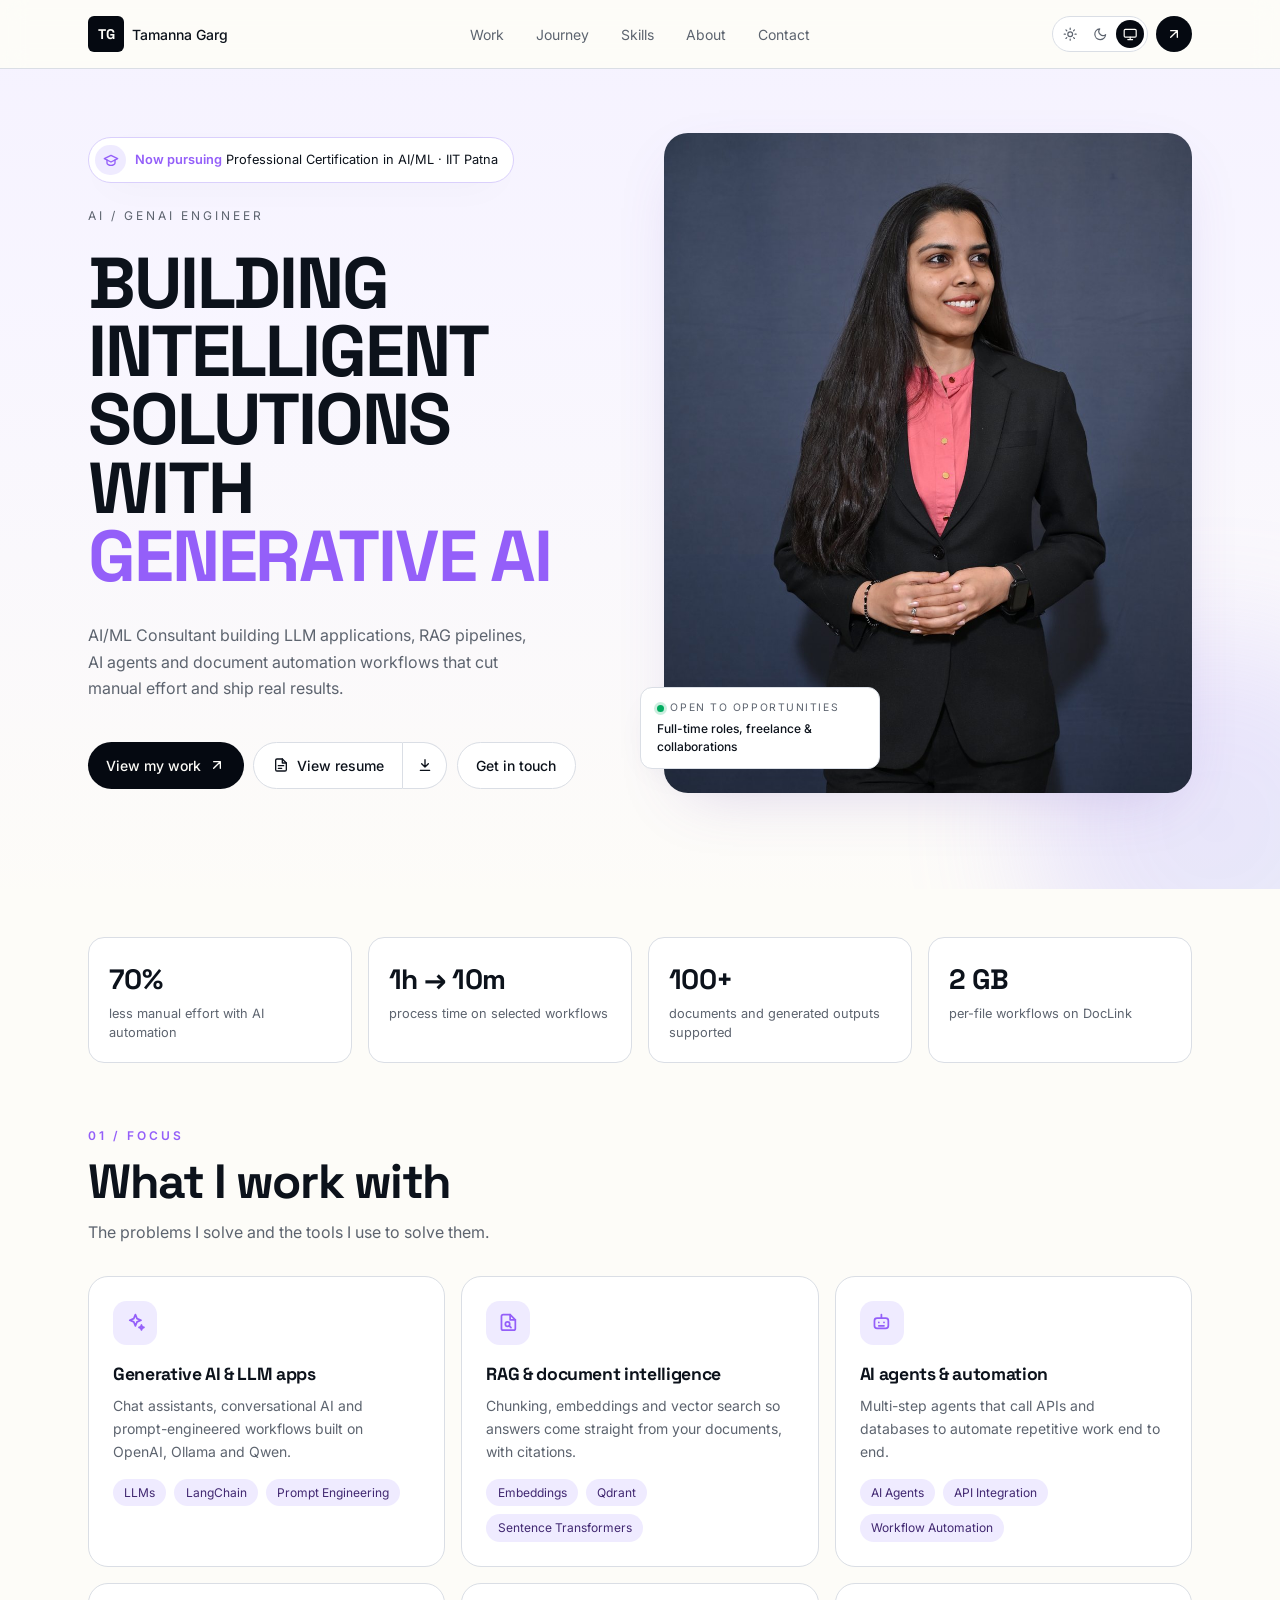
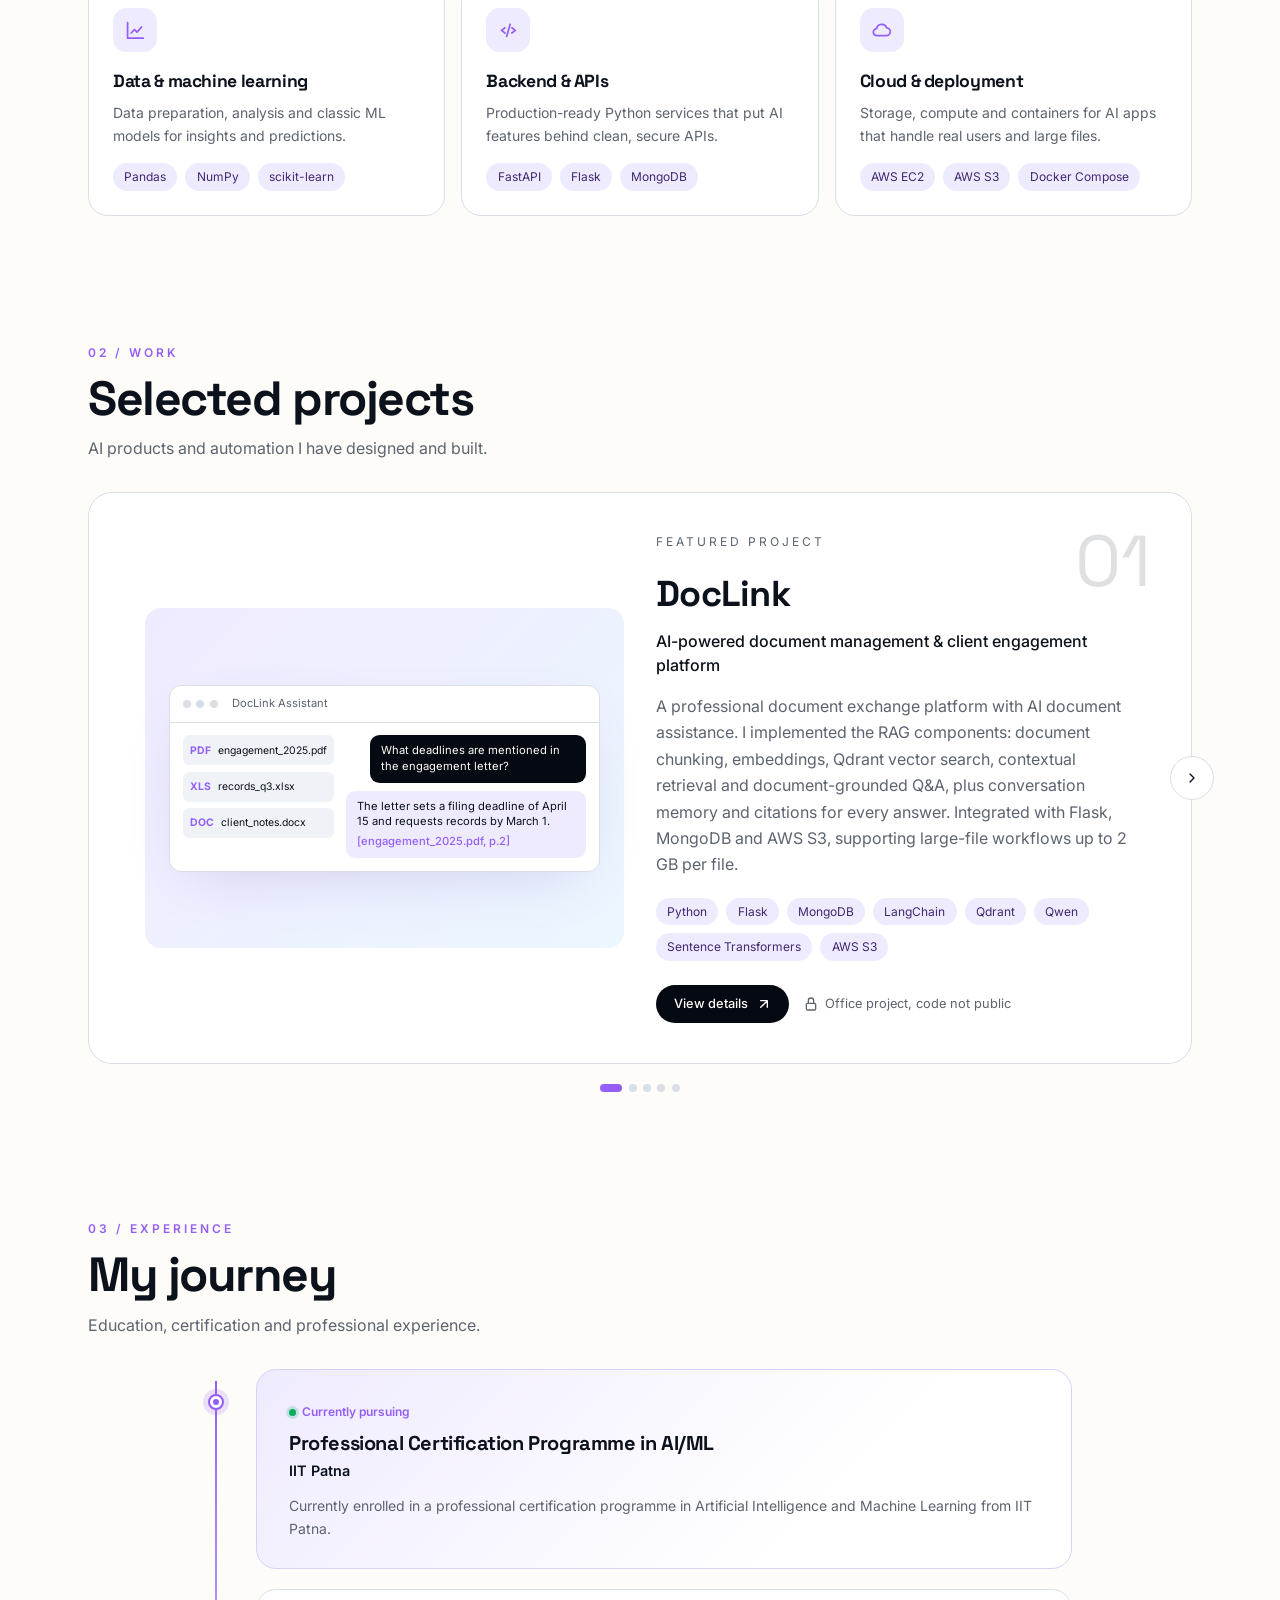
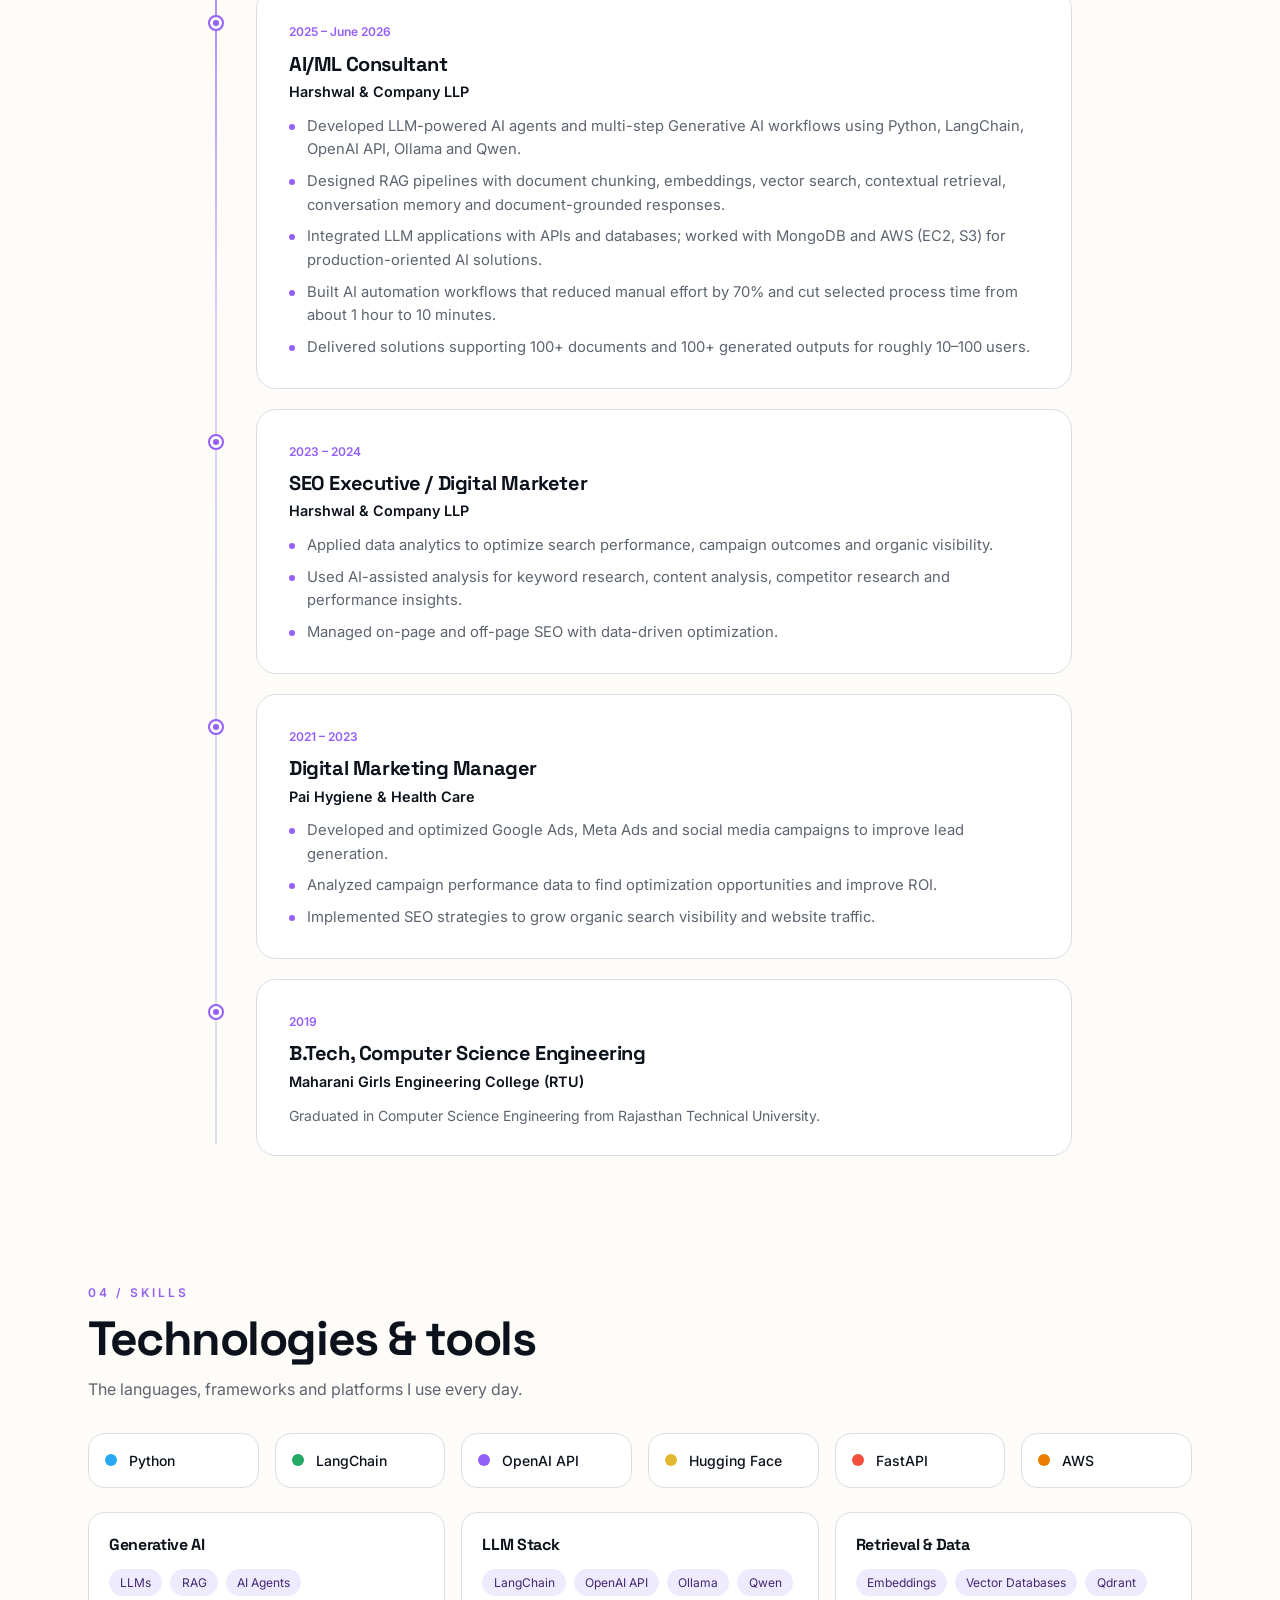
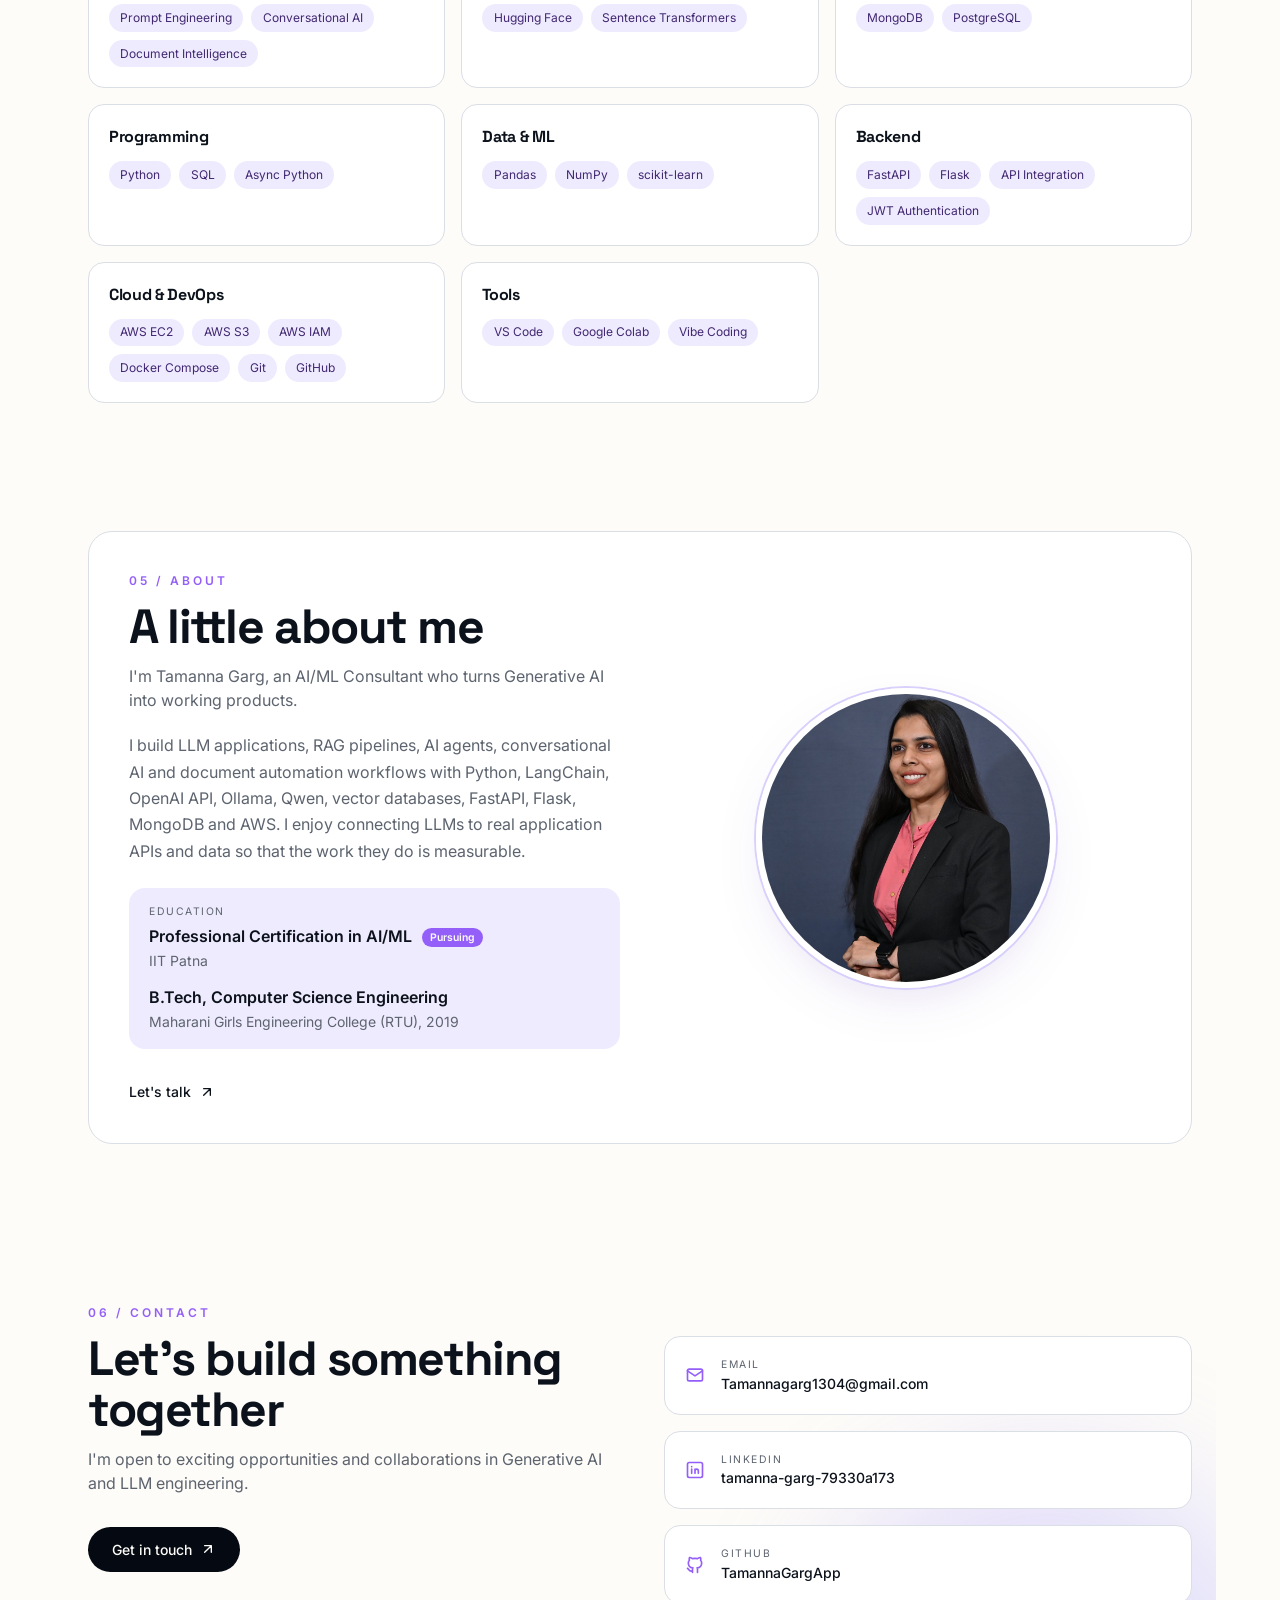
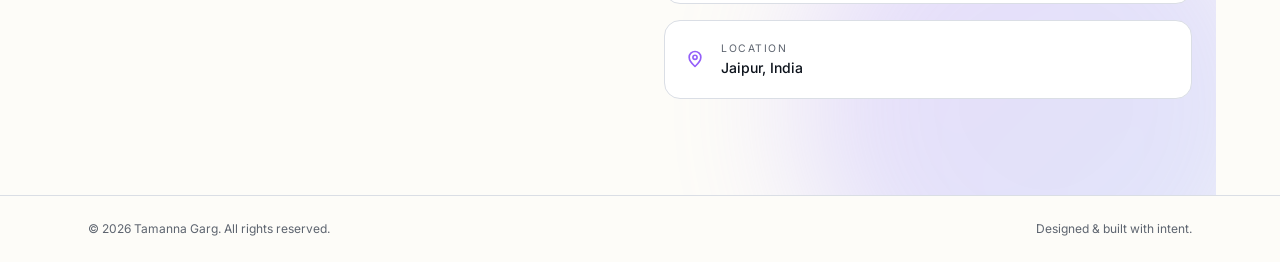
<file: index.html>
<!DOCTYPE html>
<html lang="en">
<head>
  <meta charset="UTF-8" />
  <meta name="viewport" content="width=device-width, initial-scale=1.0" />
  <title>Tamanna Garg | AI / GenAI Engineer</title>
  <meta name="description" content="Portfolio of Tamanna Garg, AI/ML Consultant building Generative AI and LLM applications, RAG pipelines, AI agents and document automation." />
  <meta name="author" content="Tamanna Garg" />
  <meta property="og:title" content="Tamanna Garg | AI / GenAI Engineer" />
  <meta property="og:description" content="Generative AI, LLM applications, RAG pipelines, AI agents and document automation." />
  <meta property="og:type" content="website" />
  <meta property="og:image" content="assets/hero-portrait.jpg" />
  <meta name="twitter:card" content="summary_large_image" />
  <link rel="icon" href="assets/favicon.svg" type="image/svg+xml" />
  <link rel="preconnect" href="https://fonts.googleapis.com" />
  <link rel="preconnect" href="https://fonts.gstatic.com" crossorigin />
  <link rel="stylesheet" href="https://fonts.googleapis.com/css2?family=Inter:wght@400;500;600&family=Space+Grotesk:wght@500;700&display=swap" />
  <link rel="stylesheet" href="css/style.css" />
  <script>
    // Apply the saved theme before the page paints, so there is no flash.
    (function () {
      try {
        var t = localStorage.getItem("theme");
        if (t === "light" || t === "dark") document.documentElement.setAttribute("data-theme", t);
      } catch (e) {}
    })();
  </script>
</head>
<body>
  <!-- NAV -->
  <header class="site-header">
    <div class="container nav-row">
      <a href="#top" class="brand">
        <span class="brand-mark">TG</span>
        <span class="brand-name">Tamanna Garg</span>
      </a>
      <nav class="nav-links" id="nav-links" aria-label="Main">
        <a href="#work">Work</a>
        <a href="#journey">Journey</a>
        <a href="#skills">Skills</a>
        <a href="#about">About</a>
        <a href="#contact">Contact</a>
      </nav>
      <div class="nav-actions">
        <div class="theme-switch" role="group" aria-label="Color theme">
          <button type="button" data-theme-option="light" aria-pressed="false" aria-label="Light theme" title="Light">
            <svg class="icon" viewBox="0 0 24 24"><circle cx="12" cy="12" r="4"/><path d="M12 2v2M12 20v2M4.9 4.9l1.4 1.4M17.7 17.7l1.4 1.4M2 12h2M20 12h2M4.9 19.1l1.4-1.4M17.7 6.3l1.4-1.4"/></svg>
          </button>
          <button type="button" data-theme-option="dark" aria-pressed="false" aria-label="Dark theme" title="Dark">
            <svg class="icon" viewBox="0 0 24 24"><path d="M21 12.8A9 9 0 1 1 11.2 3a7 7 0 0 0 9.8 9.8z"/></svg>
          </button>
          <button type="button" data-theme-option="system" aria-pressed="true" aria-label="Use system theme" title="System">
            <svg class="icon" viewBox="0 0 24 24"><rect x="2" y="4" width="20" height="13" rx="2"/><path d="M8 21h8M12 17v4"/></svg>
          </button>
        </div>
        <button class="menu-toggle" id="menu-toggle" aria-label="Open menu" aria-expanded="false" aria-controls="nav-links">
          <span></span><span></span><span></span>
        </button>
        <a href="#contact" class="icon-btn" aria-label="Contact">
          <svg class="icon" viewBox="0 0 24 24"><path d="M7 17 17 7M7 7h10v10"/></svg>
        </a>
      </div>
    </div>
  </header>

  <main>
    <!-- HERO -->
    <section id="top" class="hero">
      <div class="container hero-grid">
        <div class="reveal">
          <a href="#journey" class="cert-badge">
            <span class="cert-icon"><svg class="icon" viewBox="0 0 24 24"><path d="M22 10 12 5 2 10l10 5 10-5z"/><path d="M6 12v5c0 1 2.7 3 6 3s6-2 6-3v-5"/></svg></span>
            <span><b>Now pursuing</b> Professional Certification in AI/ML · IIT Patna</span>
          </a>
          <p class="eyebrow">AI / GenAI Engineer</p>
          <h1 class="display hero-title">
            BUILDING<br />INTELLIGENT<br />SOLUTIONS WITH<br />
            <span class="accent">GENERATIVE AI</span>
          </h1>
          <p class="lead">
            AI/ML Consultant building LLM applications, RAG pipelines, AI agents and document automation workflows that cut manual effort and ship real results.
          </p>
          <div class="hero-ctas">
            <a href="#work" class="btn btn-dark">
              View my work
              <svg class="icon" viewBox="0 0 24 24"><path d="M7 17 17 7M7 7h10v10"/></svg>
            </a>
            <span class="resume-group">
              <a href="assets/Tamanna_Garg_Resume.pdf" target="_blank" rel="noopener" class="btn btn-ghost resume-view">
                <svg class="icon" viewBox="0 0 24 24"><path d="M14 3H6a2 2 0 0 0-2 2v14a2 2 0 0 0 2 2h12a2 2 0 0 0 2-2V9z"/><path d="M14 3v6h6M8 13h8M8 17h5"/></svg>
                View resume
              </a>
              <a href="assets/Tamanna_Garg_Resume.pdf" download="Tamanna_Garg_Resume.pdf" class="btn btn-ghost resume-dl" aria-label="Download resume" title="Download resume (PDF)">
                <svg class="icon" viewBox="0 0 24 24"><path d="M12 4v11M7 10l5 5 5-5M5 20h14"/></svg>
              </a>
            </span>
            <a href="#contact" class="btn btn-ghost">Get in touch</a>
          </div>
        </div>
        <div class="hero-media reveal">
          <div class="hero-photo">
            <img src="assets/hero-portrait.jpg" alt="Tamanna Garg" width="1024" height="1280" />
          </div>
          <div class="floating-card">
            <p class="tiny-label"><span class="status-dot"></span>Open to opportunities</p>
            <p class="floating-text">Full-time roles, freelance &amp; collaborations</p>
          </div>
        </div>
      </div>
      <div class="blob blob-hero"></div>
    </section>

    <!-- STATS -->
    <section class="container stats reveal" aria-label="Highlights">
      <div class="stat"><p class="stat-num">70%</p><p class="stat-label">less manual effort with AI automation</p></div>
      <div class="stat"><p class="stat-num">1h → 10m</p><p class="stat-label">process time on selected workflows</p></div>
      <div class="stat"><p class="stat-num">100+</p><p class="stat-label">documents and generated outputs supported</p></div>
      <div class="stat"><p class="stat-num">2 GB</p><p class="stat-label">per-file workflows on DocLink</p></div>
    </section>

    <!-- WHAT I WORK WITH -->
    <section id="focus" class="container section">
      <div class="section-head reveal">
        <p class="eyebrow">01 / Focus</p>
        <h2 class="section-title">What I work with</h2>
        <p class="section-sub">The problems I solve and the tools I use to solve them.</p>
      </div>
      <div class="focus-grid">
        <article class="focus-card reveal">
          <span class="focus-icon"><svg class="icon" viewBox="0 0 24 24"><path d="M12 3l1.9 4.6L18.5 9.5l-4.6 1.9L12 16l-1.9-4.6L5.5 9.5l4.6-1.9z"/><path d="M19 15l.8 2 2 .8-2 .8-.8 2-.8-2-2-.8 2-.8z"/></svg></span>
          <h3>Generative AI &amp; LLM apps</h3>
          <p class="muted small">Chat assistants, conversational AI and prompt-engineered workflows built on OpenAI, Ollama and Qwen.</p>
          <ul class="tags"><li>LLMs</li><li>LangChain</li><li>Prompt Engineering</li></ul>
        </article>
        <article class="focus-card reveal">
          <span class="focus-icon"><svg class="icon" viewBox="0 0 24 24"><path d="M14 3H6a2 2 0 0 0-2 2v14a2 2 0 0 0 2 2h12a2 2 0 0 0 2-2V9z"/><path d="M14 3v6h6"/><circle cx="11" cy="14" r="2.5"/><path d="m13 16 2 2"/></svg></span>
          <h3>RAG &amp; document intelligence</h3>
          <p class="muted small">Chunking, embeddings and vector search so answers come straight from your documents, with citations.</p>
          <ul class="tags"><li>Embeddings</li><li>Qdrant</li><li>Sentence Transformers</li></ul>
        </article>
        <article class="focus-card reveal">
          <span class="focus-icon"><svg class="icon" viewBox="0 0 24 24"><rect x="4" y="7" width="16" height="12" rx="3"/><path d="M12 3v4M9 12h.01M15 12h.01M9 16h6"/></svg></span>
          <h3>AI agents &amp; automation</h3>
          <p class="muted small">Multi-step agents that call APIs and databases to automate repetitive work end to end.</p>
          <ul class="tags"><li>AI Agents</li><li>API Integration</li><li>Workflow Automation</li></ul>
        </article>
        <article class="focus-card reveal">
          <span class="focus-icon"><svg class="icon" viewBox="0 0 24 24"><path d="M3 3v18h18"/><path d="m7 15 4-4 3 3 5-6"/></svg></span>
          <h3>Data &amp; machine learning</h3>
          <p class="muted small">Data preparation, analysis and classic ML models for insights and predictions.</p>
          <ul class="tags"><li>Pandas</li><li>NumPy</li><li>scikit-learn</li></ul>
        </article>
        <article class="focus-card reveal">
          <span class="focus-icon"><svg class="icon" viewBox="0 0 24 24"><path d="m8 9-4 3 4 3M16 9l4 3-4 3M14 5l-4 14"/></svg></span>
          <h3>Backend &amp; APIs</h3>
          <p class="muted small">Production-ready Python services that put AI features behind clean, secure APIs.</p>
          <ul class="tags"><li>FastAPI</li><li>Flask</li><li>MongoDB</li></ul>
        </article>
        <article class="focus-card reveal">
          <span class="focus-icon"><svg class="icon" viewBox="0 0 24 24"><path d="M7 18a4 4 0 0 1-.6-8A6 6 0 0 1 18 9a4.5 4.5 0 0 1-.5 9z"/></svg></span>
          <h3>Cloud &amp; deployment</h3>
          <p class="muted small">Storage, compute and containers for AI apps that handle real users and large files.</p>
          <ul class="tags"><li>AWS EC2</li><li>AWS S3</li><li>Docker Compose</li></ul>
        </article>
      </div>
    </section>

    <!-- WORK -->
    <section id="work" class="container section">
      <div class="section-head reveal">
        <p class="eyebrow">02 / Work</p>
        <h2 class="section-title">Selected projects</h2>
        <p class="section-sub">AI products and automation I have designed and built.</p>
      </div>
      <div class="carousel reveal">
        <button class="carousel-btn carousel-prev" id="proj-prev" aria-label="Previous project">
          <svg class="icon" viewBox="0 0 24 24"><path d="M15 18 9 12l6-6"/></svg>
        </button>
        <button class="carousel-btn carousel-next" id="proj-next" aria-label="Next project">
          <svg class="icon" viewBox="0 0 24 24"><path d="m9 18 6-6-6-6"/></svg>
        </button>
      <div class="project-track" id="project-track" tabindex="0" aria-label="Projects, scroll sideways for more">

      <!-- Project 01 -->
      <article class="project-card">
        <div class="project-media order-2">
          <div class="visual visual-doclink" aria-hidden="true">
            <div class="vd-window">
              <div class="vd-bar"><i></i><i></i><i></i><span>DocLink Assistant</span></div>
              <div class="vd-body">
                <div class="vd-docs">
                  <div class="vd-doc"><b>PDF</b> engagement_2025.pdf</div>
                  <div class="vd-doc"><b>XLS</b> records_q3.xlsx</div>
                  <div class="vd-doc"><b>DOC</b> client_notes.docx</div>
                </div>
                <div class="vd-chat">
                  <div class="vd-msg vd-user">What deadlines are mentioned in the engagement letter?</div>
                  <div class="vd-msg vd-ai">The letter sets a filing deadline of April 15 and requests records by March 1. <span class="vd-cite">[engagement_2025.pdf, p.2]</span></div>
                </div>
              </div>
            </div>
          </div>
        </div>
        <div class="order-1">
          <p class="eyebrow">Featured project</p>
          <h2 class="project-title">DocLink</h2>
          <p class="project-sub">AI-powered document management &amp; client engagement platform</p>
          <p class="muted">
            A professional document exchange platform with AI document assistance. I implemented the RAG components: document chunking, embeddings, Qdrant vector search, contextual retrieval and document-grounded Q&amp;A, plus conversation memory and citations for every answer. Integrated with Flask, MongoDB and AWS S3, supporting large-file workflows up to 2 GB per file.
          </p>
          <ul class="tags">
            <li>Python</li><li>Flask</li><li>MongoDB</li><li>LangChain</li><li>Qdrant</li><li>Qwen</li><li>Sentence Transformers</li><li>AWS S3</li>
          </ul>
          <div class="project-links">
            <a href="projects/doclink.html" class="btn btn-dark">View details <svg class="icon" viewBox="0 0 24 24"><path d="M7 17 17 7M7 7h10v10"/></svg></a>
            <span class="private-note"><svg class="icon" viewBox="0 0 24 24"><rect x="5" y="11" width="14" height="10" rx="2"/><path d="M8 11V7a4 4 0 0 1 8 0v4"/></svg> Office project, code not public</span>
          </div>
        </div>
        <span class="project-num">01</span>
      </article>

      <!-- Project 02 -->
      <article class="project-card">
        <div>
          <p class="eyebrow">AI automation</p>
          <h2 class="project-title">Engagement Letter &amp; Request for Records Generators</h2>
          <p class="muted">
            Multi-step AI automation workflows for tax-process document generation, from collecting the required files and information to producing the final documents. Integrated with application APIs and databases to automate repetitive document generation.
          </p>
          <ul class="tags">
            <li>Python</li><li>LLMs</li><li>OpenAI API</li><li>Prompt Engineering</li><li>API / DB Integration</li>
          </ul>
          <div class="project-links">
            <!-- Replace with this project's repository URL -->
            <a href="https://github.com/TamannaGargApp" target="_blank" rel="noopener" class="btn btn-ghost"><svg class="icon" viewBox="0 0 24 24"><path d="M9 19c-4.3 1.4-4.3-2.5-6-3m12 5v-3.5c0-1 .1-1.4-.5-2 2.8-.3 5.5-1.4 5.5-6a4.6 4.6 0 0 0-1.3-3.2 4.2 4.2 0 0 0-.1-3.2s-1.1-.3-3.5 1.3a12.3 12.3 0 0 0-6.2 0C6.5 2.8 5.4 3.1 5.4 3.1a4.2 4.2 0 0 0-.1 3.2A4.6 4.6 0 0 0 4 9.5c0 4.6 2.7 5.7 5.5 6-.6.6-.6 1.2-.5 2V21"/></svg> GitHub</a>
          </div>
        </div>
        <div class="project-media">
          <div class="visual visual-flow" aria-hidden="true">
            <div class="flow-step"><span class="flow-dot">1</span>Collect files &amp; client info</div>
            <div class="flow-line"></div>
            <div class="flow-step"><span class="flow-dot">2</span>LLM extracts &amp; validates</div>
            <div class="flow-line"></div>
            <div class="flow-step"><span class="flow-dot">3</span>Generate letter / records request</div>
            <div class="flow-line"></div>
            <div class="flow-step flow-done"><span class="flow-dot">✓</span>Final document ready</div>
            <div class="flow-badge">~1 hour → 10 minutes</div>
          </div>
        </div>
        <span class="project-num">02</span>
      </article>

      <!-- Project 03 -->
      <article class="project-card">
        <div class="project-media order-2">
          <div class="visual visual-tts" aria-hidden="true">
            <div class="tts-window">
              <div class="vd-bar"><i></i><i></i><i></i><span>VoiceForge Studio</span></div>
              <div class="tts-body">
                <div class="tts-text">Welcome to VoiceForge. Type any text and hear it read aloud in a natural voice.</div>
                <div class="tts-controls"><span class="on">Aria · EN-US</span><span>Speed 1.0×</span><span>Pitch 0</span><span>MP3</span></div>
                <div class="tts-player"><span class="tts-play"><svg viewBox="0 0 24 24"><path d="M7 4v16l13-8z"/></svg></span><div class="wave"><i style="height:8px"></i><i style="height:14px"></i><i style="height:22px"></i><i style="height:12px"></i><i style="height:26px"></i><i style="height:18px"></i><i style="height:30px"></i><i style="height:16px"></i><i style="height:24px"></i><i style="height:10px"></i><i style="height:20px"></i><i style="height:28px"></i><i style="height:14px"></i><i style="height:22px"></i><i style="height:9px"></i><i style="height:18px"></i><i style="height:26px"></i><i style="height:12px"></i><i style="height:20px"></i><i style="height:15px"></i><i style="height:24px"></i><i style="height:11px"></i><i style="height:17px"></i><i style="height:8px"></i><i style="height:13px"></i><i style="height:21px"></i><i style="height:16px"></i><i style="height:10px"></i><i style="height:19px"></i><i style="height:12px"></i><i style="height:7px"></i><i style="height:14px"></i></div><span class="tts-time">0:06</span></div>
              </div>
            </div>
          </div>
        </div>
        <div class="order-1">
          <p class="eyebrow">Full-stack AI app</p>
          <h2 class="project-title">VoiceForge</h2>
          <p class="project-sub">AI text-to-speech &amp; speech-to-text platform</p>
          <p class="muted">
            A full-stack voice platform. Type text and hear it in 20 neural voices across 6 languages, or record or upload audio and get the transcript back with Whisper running offline. Built on FastAPI and MongoDB with JWT and Google sign-in, per-user history, and Docker Compose with Nginx for deployment.
          </p>
          <ul class="tags">
            <li>Python</li><li>FastAPI</li><li>Edge TTS</li><li>faster-whisper</li><li>MongoDB</li><li>JWT</li><li>Docker</li><li>Nginx</li>
          </ul>
          <div class="project-links">
            <a href="projects/voiceforge.html" class="btn btn-dark">View details <svg class="icon" viewBox="0 0 24 24"><path d="M7 17 17 7M7 7h10v10"/></svg></a>
            <!-- Update if the repository name is different -->
            <a href="https://github.com/TamannaGargApp/test-to-speech" target="_blank" rel="noopener" class="btn btn-ghost"><svg class="icon" viewBox="0 0 24 24"><path d="M9 19c-4.3 1.4-4.3-2.5-6-3m12 5v-3.5c0-1 .1-1.4-.5-2 2.8-.3 5.5-1.4 5.5-6a4.6 4.6 0 0 0-1.3-3.2 4.2 4.2 0 0 0-.1-3.2s-1.1-.3-3.5 1.3a12.3 12.3 0 0 0-6.2 0C6.5 2.8 5.4 3.1 5.4 3.1a4.2 4.2 0 0 0-.1 3.2A4.6 4.6 0 0 0 4 9.5c0 4.6 2.7 5.7 5.5 6-.6.6-.6 1.2-.5 2V21"/></svg> GitHub</a>
          </div>
        </div>
        <span class="project-num">03</span>
      </article>

      <!-- Project 04 -->
      <article class="project-card">
        <div>
          <p class="eyebrow">Full-stack web app</p>
          <h2 class="project-title">Life &amp; Tech Journal</h2>
          <p class="project-sub">Editorial blogging platform with a built-in CMS</p>
          <p class="muted">
            A full-stack blog for stories on life and technology. Readers can like, bookmark and keep a reading list, authors write and edit their own articles, and admins manage everything from a CMS dashboard. Built with Next.js 15 and a FastAPI backend, with MongoDB, Redis caching, JWT and Google sign-in, and image storage on AWS S3 with CloudFront.
          </p>
          <ul class="tags">
            <li>Next.js 15</li><li>TypeScript</li><li>Tailwind CSS</li><li>FastAPI</li><li>MongoDB</li><li>Redis</li><li>AWS S3</li>
          </ul>
          <div class="project-links">
            <a href="projects/life-tech-journal.html" class="btn btn-dark">View details <svg class="icon" viewBox="0 0 24 24"><path d="M7 17 17 7M7 7h10v10"/></svg></a>
            <!-- Update if the repository name is different -->
            <a href="https://github.com/TamannaGargApp/life-tech-journal" target="_blank" rel="noopener" class="btn btn-ghost"><svg class="icon" viewBox="0 0 24 24"><path d="M9 19c-4.3 1.4-4.3-2.5-6-3m12 5v-3.5c0-1 .1-1.4-.5-2 2.8-.3 5.5-1.4 5.5-6a4.6 4.6 0 0 0-1.3-3.2 4.2 4.2 0 0 0-.1-3.2s-1.1-.3-3.5 1.3a12.3 12.3 0 0 0-6.2 0C6.5 2.8 5.4 3.1 5.4 3.1a4.2 4.2 0 0 0-.1 3.2A4.6 4.6 0 0 0 4 9.5c0 4.6 2.7 5.7 5.5 6-.6.6-.6 1.2-.5 2V21"/></svg> GitHub</a>
          </div>
        </div>
        <div class="project-media">
          <div class="visual visual-journal" aria-hidden="true">
            <div class="lj-window">
              <div class="lj-nav"><span class="lj-logo">Life &amp; Tech Journal</span><span class="lj-cats"><span class="on">All</span><span>Life</span><span>Technology</span></span></div>
              <div class="lj-body">
                <div class="lj-feature">
                  <div class="lj-thumb"></div>
                  <div>
                    <p class="lj-tag">Featured · AI &amp; ML</p>
                    <p class="lj-title">Stories that inspire. Technology that empowers.</p>
                    <p class="lj-meta"><span>5 min read</span><svg class="icon" viewBox="0 0 24 24"><path d="M19 14c1.5-1.5 3-3.2 3-5.5A5.5 5.5 0 0 0 16.5 3c-1.8 0-3 .5-4.5 2-1.5-1.5-2.7-2-4.5-2A5.5 5.5 0 0 0 2 8.5c0 2.3 1.5 4 3 5.5l7 7Z"/></svg><span>128</span><svg class="icon" viewBox="0 0 24 24"><path d="m19 21-7-4-7 4V5a2 2 0 0 1 2-2h10a2 2 0 0 1 2 2v16z"/></svg><span>Saved</span></p>
                  </div>
                </div>
                <div class="lj-list">
                  <div class="lj-row"><b>Career</b><span>Building a habit of learning every day</span></div>
                  <div class="lj-row"><b>Cloud</b><span>A beginner's map of cloud computing</span></div>
                  <div class="lj-row"><b>Productivity</b><span>Deep work in a distracted world</span></div>
                </div>
              </div>
            </div>
          </div>
        </div>
        <span class="project-num">04</span>
      </article>

      <!-- Project 05 -->
      <article class="project-card">
        <div class="project-media order-2">
          <div class="visual visual-ml" aria-hidden="true">
            <div class="ml-window">
              <div class="ml-head"><b>Model comparison</b><span>test accuracy · 179 passengers</span></div>
              <div class="bars">
                <div class="bar-row"><span class="bar-label">Logistic Regression</span><span class="bar-track"><span class="bar-fill" style="width:79.9%"></span></span><span class="bar-val">79.9%</span></div>
                <div class="bar-row"><span class="bar-label">Decision Tree</span><span class="bar-track"><span class="bar-fill" style="width:79.9%"></span></span><span class="bar-val">79.9%</span></div>
                <div class="bar-row best"><span class="bar-label">Random Forest</span><span class="bar-track"><span class="bar-fill" style="width:82.7%"></span></span><span class="bar-val">82.7%</span></div>
              </div>
              <span class="ml-badge">Final model: Random Forest</span>
            </div>
          </div>
        </div>
        <div class="order-1">
          <p class="eyebrow">Machine learning</p>
          <h2 class="project-title">Titanic Survival Prediction</h2>
          <p class="project-sub">Data preprocessing &amp; model comparison on the Kaggle Titanic dataset</p>
          <p class="muted">
            An end-to-end ML workflow that predicts whether a passenger survived. I cleaned the raw data, handled missing values, encoded categories, compared Logistic Regression, a Decision Tree and a Random Forest, studied overfitting, and saved the best model. A bonus K-Means section groups passengers without using the survival labels.
          </p>
          <ul class="tags">
            <li>Python</li><li>Pandas</li><li>NumPy</li><li>scikit-learn</li><li>Matplotlib</li><li>Jupyter</li>
          </ul>
          <div class="project-links">
            <a href="projects/titanic.html" class="btn btn-dark">View details <svg class="icon" viewBox="0 0 24 24"><path d="M7 17 17 7M7 7h10v10"/></svg></a>
            <!-- Update if the repository name is different -->
            <a href="https://github.com/TamannaGargApp/titanic-survival-prediction" target="_blank" rel="noopener" class="btn btn-ghost"><svg class="icon" viewBox="0 0 24 24"><path d="M9 19c-4.3 1.4-4.3-2.5-6-3m12 5v-3.5c0-1 .1-1.4-.5-2 2.8-.3 5.5-1.4 5.5-6a4.6 4.6 0 0 0-1.3-3.2 4.2 4.2 0 0 0-.1-3.2s-1.1-.3-3.5 1.3a12.3 12.3 0 0 0-6.2 0C6.5 2.8 5.4 3.1 5.4 3.1a4.2 4.2 0 0 0-.1 3.2A4.6 4.6 0 0 0 4 9.5c0 4.6 2.7 5.7 5.5 6-.6.6-.6 1.2-.5 2V21"/></svg> GitHub</a>
          </div>
        </div>
        <span class="project-num">05</span>
      </article>
      </div>
      </div>
      <div class="carousel-dots" id="project-dots" aria-hidden="true"></div>
    </section>

    <!-- JOURNEY -->
    <section id="journey" class="container section">
      <div class="section-head reveal">
        <p class="eyebrow">03 / Experience</p>
        <h2 class="section-title">My journey</h2>
        <p class="section-sub">Education, certification and professional experience.</p>
      </div>
      <div class="journey">
        <article class="j-item j-current reveal">
          <span class="j-dot" aria-hidden="true"></span>
          <div class="j-card">
            <p class="j-date"><span class="j-live"></span>Currently pursuing</p>
            <h3 class="j-title">Professional Certification Programme in AI/ML</h3>
            <p class="j-org">IIT Patna</p>
            <p class="muted small">Currently enrolled in a professional certification programme in Artificial Intelligence and Machine Learning from IIT Patna.</p>
          </div>
        </article>
        <article class="j-item reveal">
          <span class="j-dot" aria-hidden="true"></span>
          <div class="j-card">
            <p class="j-date">2025 – June 2026</p>
            <h3 class="j-title">AI/ML Consultant</h3>
            <p class="j-org">Harshwal &amp; Company LLP</p>
            <ul class="job-points">
            <li>Developed LLM-powered AI agents and multi-step Generative AI workflows using Python, LangChain, OpenAI API, Ollama and Qwen.</li>
            <li>Designed RAG pipelines with document chunking, embeddings, vector search, contextual retrieval, conversation memory and document-grounded responses.</li>
            <li>Integrated LLM applications with APIs and databases; worked with MongoDB and AWS (EC2, S3) for production-oriented AI solutions.</li>
            <li>Built AI automation workflows that reduced manual effort by 70% and cut selected process time from about 1 hour to 10 minutes.</li>
            <li>Delivered solutions supporting 100+ documents and 100+ generated outputs for roughly 10–100 users.</li>
          </ul>
          </div>
        </article>
        <article class="j-item reveal">
          <span class="j-dot" aria-hidden="true"></span>
          <div class="j-card">
            <p class="j-date">2023 – 2024</p>
            <h3 class="j-title">SEO Executive / Digital Marketer</h3>
            <p class="j-org">Harshwal &amp; Company LLP</p>
            <ul class="job-points">
            <li>Applied data analytics to optimize search performance, campaign outcomes and organic visibility.</li>
            <li>Used AI-assisted analysis for keyword research, content analysis, competitor research and performance insights.</li>
            <li>Managed on-page and off-page SEO with data-driven optimization.</li>
          </ul>
          </div>
        </article>
        <article class="j-item reveal">
          <span class="j-dot" aria-hidden="true"></span>
          <div class="j-card">
            <p class="j-date">2021 – 2023</p>
            <h3 class="j-title">Digital Marketing Manager</h3>
            <p class="j-org">Pai Hygiene &amp; Health Care</p>
            <ul class="job-points">
            <li>Developed and optimized Google Ads, Meta Ads and social media campaigns to improve lead generation.</li>
            <li>Analyzed campaign performance data to find optimization opportunities and improve ROI.</li>
            <li>Implemented SEO strategies to grow organic search visibility and website traffic.</li>
          </ul>
          </div>
        </article>
        <article class="j-item reveal">
          <span class="j-dot" aria-hidden="true"></span>
          <div class="j-card">
            <p class="j-date">2019</p>
            <h3 class="j-title">B.Tech, Computer Science Engineering</h3>
            <p class="j-org">Maharani Girls Engineering College (RTU)</p>
            <p class="muted small">Graduated in Computer Science Engineering from Rajasthan Technical University.</p>
          </div>
        </article>
      </div>
    </section>

    <!-- SKILLS -->
    <section id="skills" class="container section">
      <div class="section-head reveal">
        <p class="eyebrow">04 / Skills</p>
        <h2 class="section-title">Technologies &amp; tools</h2>
        <p class="section-sub">The languages, frameworks and platforms I use every day.</p>
      </div>
      <div class="skill-chips reveal">
        <div class="chip"><span class="dot" style="background:oklch(0.7 0.15 240)"></span>Python</div>
        <div class="chip"><span class="dot" style="background:oklch(0.65 0.15 155)"></span>LangChain</div>
        <div class="chip"><span class="dot" style="background:oklch(0.62 0.22 295)"></span>OpenAI API</div>
        <div class="chip"><span class="dot" style="background:oklch(0.8 0.15 90)"></span>Hugging Face</div>
        <div class="chip"><span class="dot" style="background:oklch(0.65 0.2 30)"></span>FastAPI</div>
        <div class="chip"><span class="dot" style="background:oklch(0.7 0.18 60)"></span>AWS</div>
      </div>

      <div class="skill-groups">
        <div class="skill-group reveal">
          <h3>Generative AI</h3>
          <ul class="tags"><li>LLMs</li><li>RAG</li><li>AI Agents</li><li>Prompt Engineering</li><li>Conversational AI</li><li>Document Intelligence</li></ul>
        </div>
        <div class="skill-group reveal">
          <h3>LLM Stack</h3>
          <ul class="tags"><li>LangChain</li><li>OpenAI API</li><li>Ollama</li><li>Qwen</li><li>Hugging Face</li><li>Sentence Transformers</li></ul>
        </div>
        <div class="skill-group reveal">
          <h3>Retrieval &amp; Data</h3>
          <ul class="tags"><li>Embeddings</li><li>Vector Databases</li><li>Qdrant</li><li>MongoDB</li><li>PostgreSQL</li></ul>
        </div>
        <div class="skill-group reveal">
          <h3>Programming</h3>
          <ul class="tags"><li>Python</li><li>SQL</li><li>Async Python</li></ul>
        </div>
        <div class="skill-group reveal">
          <h3>Data &amp; ML</h3>
          <ul class="tags"><li>Pandas</li><li>NumPy</li><li>scikit-learn</li></ul>
        </div>
        <div class="skill-group reveal">
          <h3>Backend</h3>
          <ul class="tags"><li>FastAPI</li><li>Flask</li><li>API Integration</li><li>JWT Authentication</li></ul>
        </div>
        <div class="skill-group reveal">
          <h3>Cloud &amp; DevOps</h3>
          <ul class="tags"><li>AWS EC2</li><li>AWS S3</li><li>AWS IAM</li><li>Docker Compose</li><li>Git</li><li>GitHub</li></ul>
        </div>
        <div class="skill-group reveal">
          <h3>Tools</h3>
          <ul class="tags"><li>VS Code</li><li>Google Colab</li><li>Vibe Coding</li></ul>
        </div>
      </div>
    </section>

    <!-- ABOUT -->
    <section id="about" class="container section">
      <div class="about-card reveal">
        <div>
          <div class="section-head">
            <p class="eyebrow">05 / About</p>
            <h2 class="section-title">A little about me</h2>
            <p class="section-sub">I'm Tamanna Garg, an AI/ML Consultant who turns Generative AI into working products.</p>
          </div>
          <p class="muted">
            I build LLM applications, RAG pipelines, AI agents, conversational AI and document automation workflows with Python, LangChain, OpenAI API, Ollama, Qwen, vector databases, FastAPI, Flask, MongoDB and AWS. I enjoy connecting LLMs to real application APIs and data so that the work they do is measurable.
          </p>
          <div class="edu">
            <p class="tiny-label">Education</p>
            <p class="edu-title">Professional Certification in AI/ML <span class="edu-pill">Pursuing</span></p>
            <p class="muted small">IIT Patna</p>
            <p class="edu-title edu-second">B.Tech, Computer Science Engineering</p>
            <p class="muted small">Maharani Girls Engineering College (RTU), 2019</p>
          </div>
          <a href="#contact" class="link-arrow">
            Let's talk
            <svg class="icon" viewBox="0 0 24 24"><path d="M7 17 17 7M7 7h10v10"/></svg>
          </a>
        </div>
        <div class="about-photo">
          <img src="assets/about-photo.jpg" alt="Tamanna Garg" width="1024" height="1280" loading="lazy" />
        </div>
      </div>
    </section>

    <!-- CONTACT -->
    <section id="contact" class="container section contact">
      <div class="contact-grid">
        <div class="reveal">
          <div class="section-head">
            <p class="eyebrow">06 / Contact</p>
            <h2 class="section-title">Let's build something together</h2>
            <p class="section-sub">I'm open to exciting opportunities and collaborations in Generative AI and LLM engineering.</p>
          </div>
          <a href="mailto:Tamannagarg1304@gmail.com" class="btn btn-dark">
            Get in touch
            <svg class="icon" viewBox="0 0 24 24"><path d="M7 17 17 7M7 7h10v10"/></svg>
          </a>
        </div>
        <div class="contact-links reveal">
          <a href="mailto:Tamannagarg1304@gmail.com" class="contact-card">
            <svg class="icon icon-accent" viewBox="0 0 24 24"><rect x="3" y="5" width="18" height="14" rx="2"/><path d="m3 7 9 6 9-6"/></svg>
            <div><p class="tiny-label">Email</p><p class="contact-value">Tamannagarg1304@gmail.com</p></div>
          </a>
          <a href="https://www.linkedin.com/in/tamanna-garg-79330a173" target="_blank" rel="noopener" class="contact-card">
            <svg class="icon icon-accent" viewBox="0 0 24 24"><rect x="3" y="3" width="18" height="18" rx="2"/><path d="M8 11v5M8 8v.01M12 16v-5M16 16v-3a2 2 0 0 0-4 0"/></svg>
            <div><p class="tiny-label">LinkedIn</p><p class="contact-value">tamanna-garg-79330a173</p></div>
          </a>
          <a href="https://github.com/TamannaGargApp" target="_blank" rel="noopener" class="contact-card">
            <svg class="icon icon-accent" viewBox="0 0 24 24"><path d="M9 19c-4.3 1.4-4.3-2.5-6-3m12 5v-3.5c0-1 .1-1.4-.5-2 2.8-.3 5.5-1.4 5.5-6a4.6 4.6 0 0 0-1.3-3.2 4.2 4.2 0 0 0-.1-3.2s-1.1-.3-3.5 1.3a12.3 12.3 0 0 0-6.2 0C6.5 2.8 5.4 3.1 5.4 3.1a4.2 4.2 0 0 0-.1 3.2A4.6 4.6 0 0 0 4 9.5c0 4.6 2.7 5.7 5.5 6-.6.6-.6 1.2-.5 2V21"/></svg>
            <div><p class="tiny-label">GitHub</p><p class="contact-value">TamannaGargApp</p></div>
          </a>
          <div class="contact-card static">
            <svg class="icon icon-accent" viewBox="0 0 24 24"><path d="M12 21s-7-6.2-7-11a7 7 0 0 1 14 0c0 4.8-7 11-7 11z"/><circle cx="12" cy="10" r="2.5"/></svg>
            <div><p class="tiny-label">Location</p><p class="contact-value">Jaipur, India</p></div>
          </div>
        </div>
      </div>
      <div class="blob blob-contact"></div>
    </section>
  </main>

  <!-- FOOTER -->
  <footer class="site-footer">
    <div class="container footer-row">
      <p>© <span id="year">2026</span> Tamanna Garg. All rights reserved.</p>
      <p>Designed &amp; built with intent.</p>
    </div>
  </footer>

  <script src="js/main.js"></script>
</body>
</html>
</file>
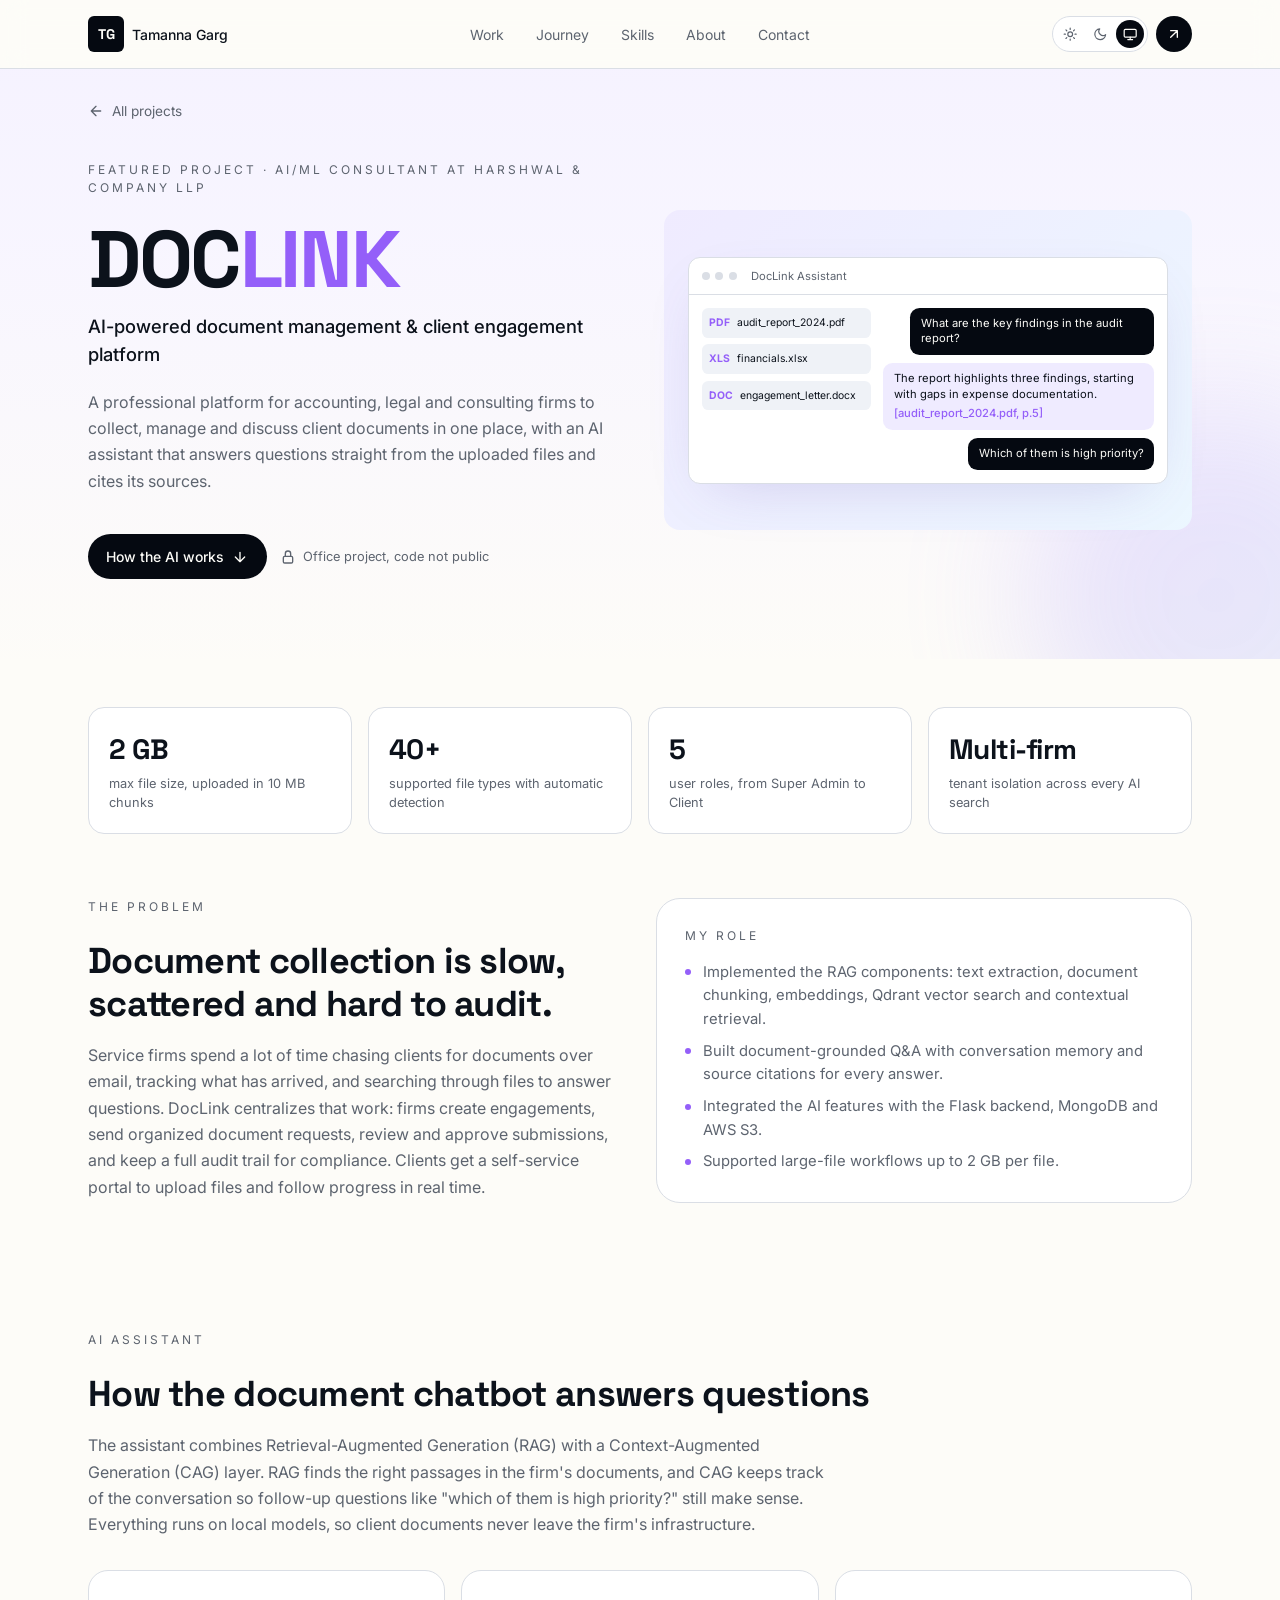
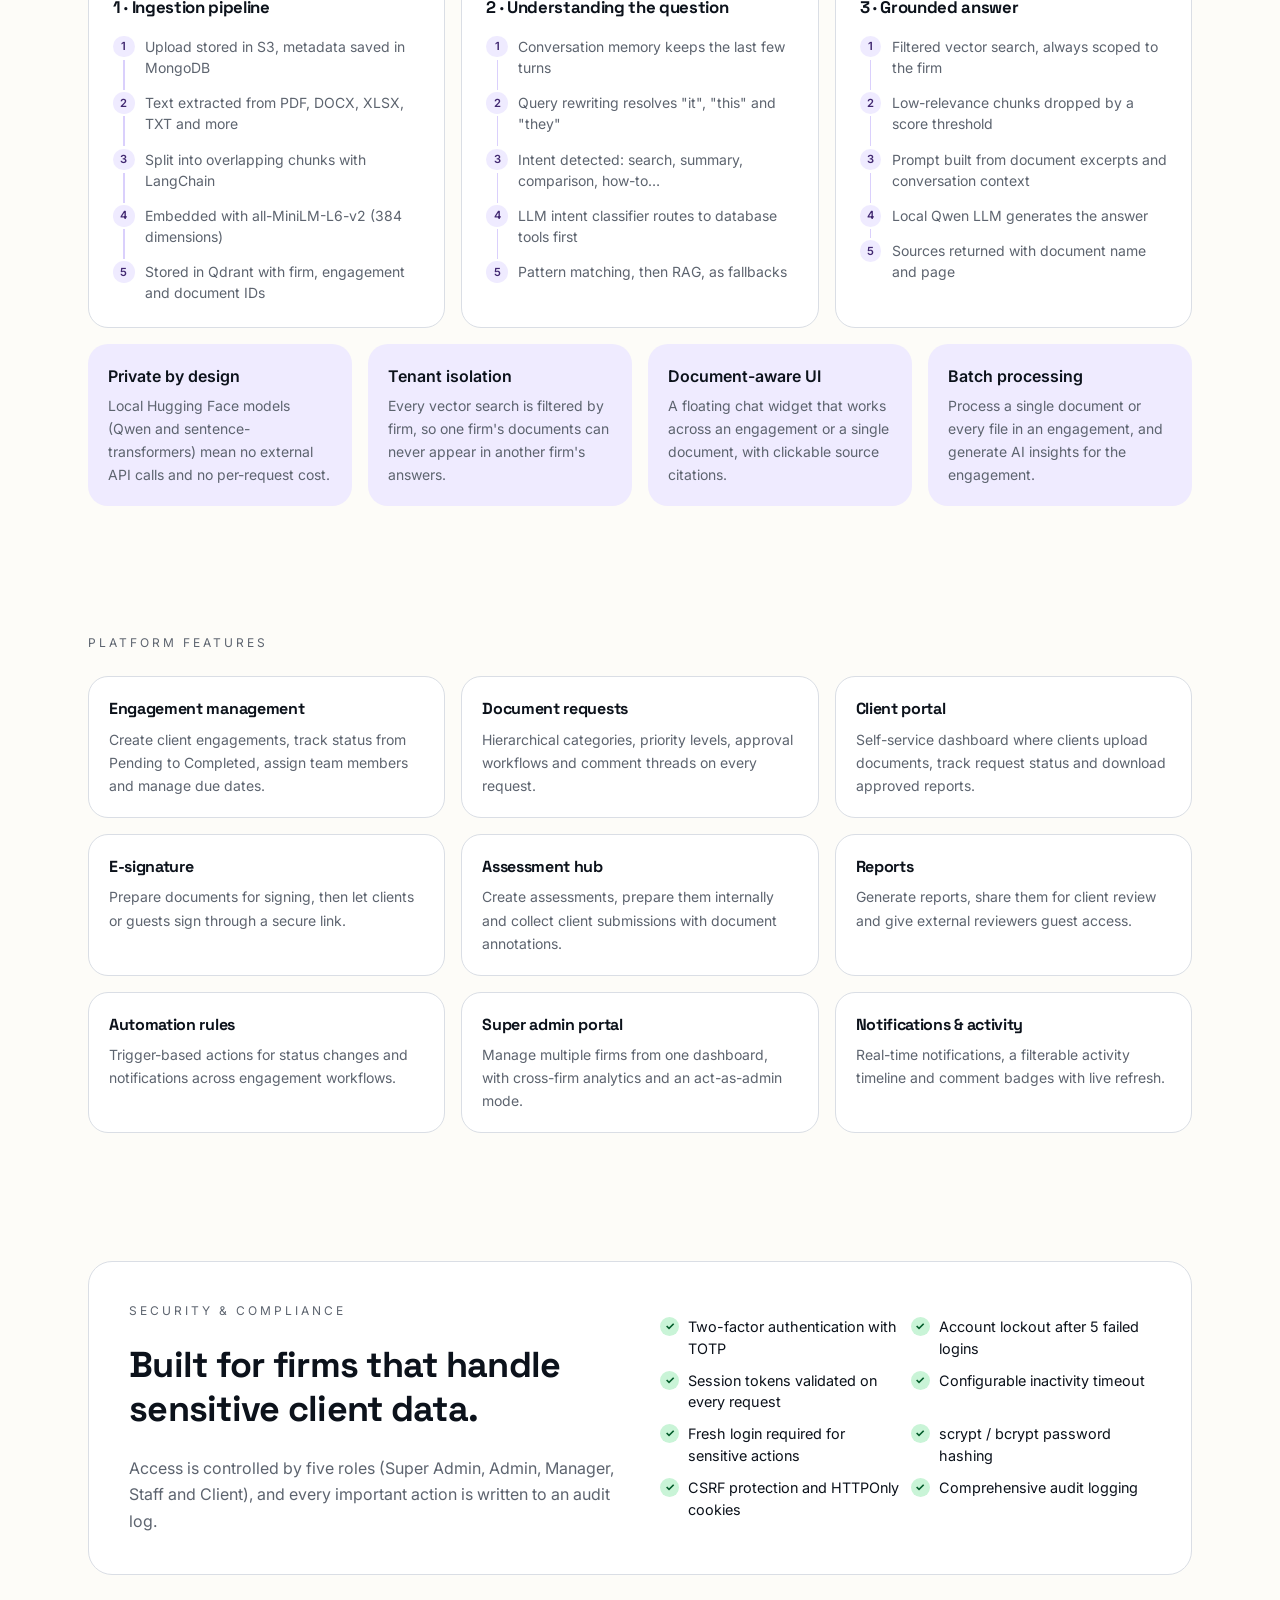
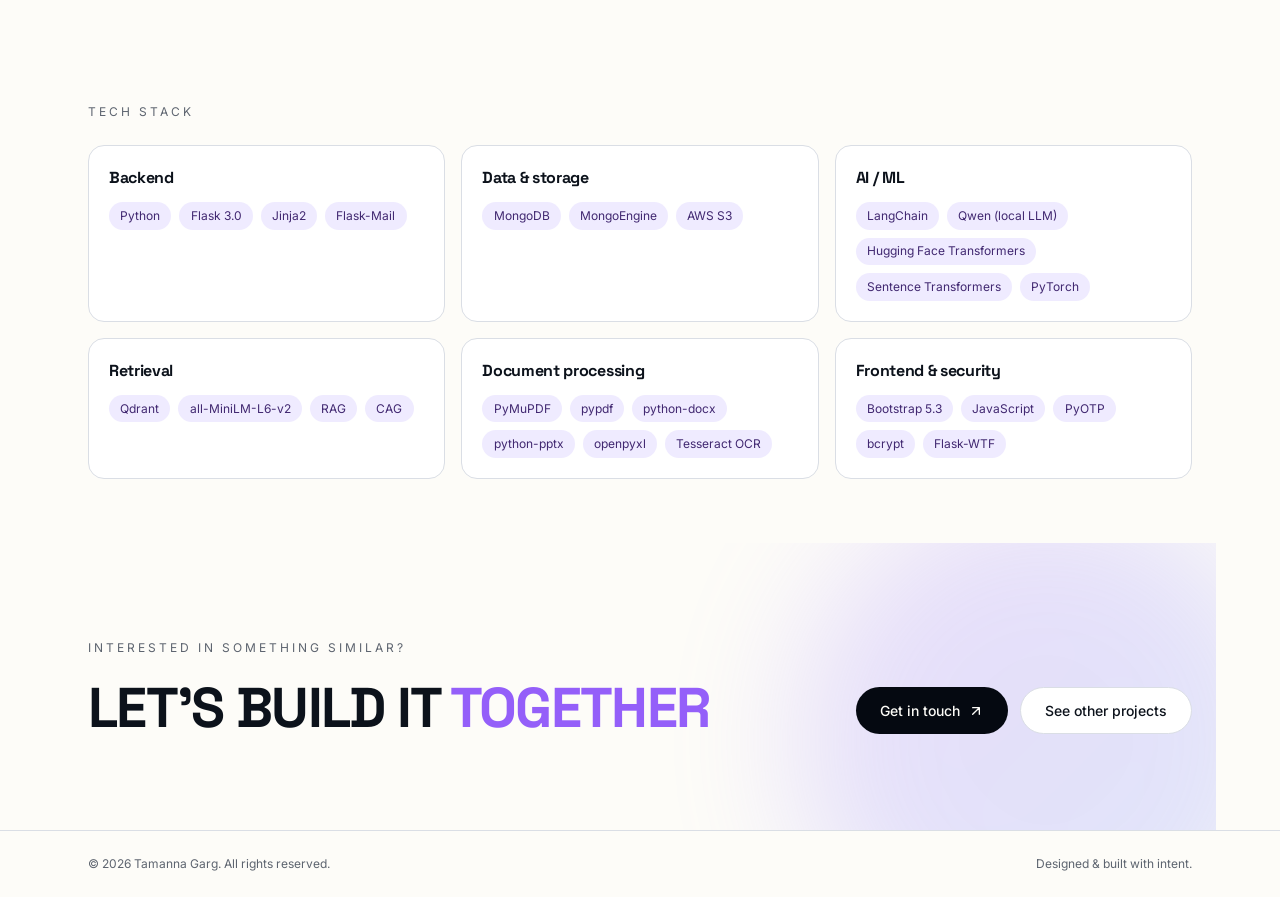
<file: projects/doclink.html>
<!DOCTYPE html>
<html lang="en">
<head>
  <meta charset="UTF-8" />
  <meta name="viewport" content="width=device-width, initial-scale=1.0" />
  <title>DocLink | Tamanna Garg</title>
  <meta name="description" content="DocLink: an AI-powered document management and client engagement platform with a RAG chatbot built on LangChain, Qdrant and a local Qwen LLM." />
  <meta name="author" content="Tamanna Garg" />
  <meta property="og:title" content="DocLink | Tamanna Garg" />
  <meta property="og:description" content="AI-powered document management and client engagement platform with a RAG chatbot." />
  <meta property="og:type" content="article" />
  <link rel="icon" href="../assets/favicon.svg" type="image/svg+xml" />
  <link rel="preconnect" href="https://fonts.googleapis.com" />
  <link rel="preconnect" href="https://fonts.gstatic.com" crossorigin />
  <link rel="stylesheet" href="https://fonts.googleapis.com/css2?family=Inter:wght@400;500;600&family=Space+Grotesk:wght@500;700&display=swap" />
  <link rel="stylesheet" href="../css/style.css" />
  <script>
    // Apply the saved theme before the page paints, so there is no flash.
    (function () {
      try {
        var t = localStorage.getItem("theme");
        if (t === "light" || t === "dark") document.documentElement.setAttribute("data-theme", t);
      } catch (e) {}
    })();
  </script>
</head>
<body>
  <!-- NAV -->
  <header class="site-header">
    <div class="container nav-row">
      <a href="../index.html" class="brand">
        <span class="brand-mark">TG</span>
        <span class="brand-name">Tamanna Garg</span>
      </a>
      <nav class="nav-links" id="nav-links" aria-label="Main">
        <a href="../index.html#work">Work</a>
        <a href="../index.html#journey">Journey</a>
        <a href="../index.html#skills">Skills</a>
        <a href="../index.html#about">About</a>
        <a href="../index.html#contact">Contact</a>
      </nav>
      <div class="nav-actions">
        <div class="theme-switch" role="group" aria-label="Color theme">
          <button type="button" data-theme-option="light" aria-pressed="false" aria-label="Light theme" title="Light">
            <svg class="icon" viewBox="0 0 24 24"><circle cx="12" cy="12" r="4"/><path d="M12 2v2M12 20v2M4.9 4.9l1.4 1.4M17.7 17.7l1.4 1.4M2 12h2M20 12h2M4.9 19.1l1.4-1.4M17.7 6.3l1.4-1.4"/></svg>
          </button>
          <button type="button" data-theme-option="dark" aria-pressed="false" aria-label="Dark theme" title="Dark">
            <svg class="icon" viewBox="0 0 24 24"><path d="M21 12.8A9 9 0 1 1 11.2 3a7 7 0 0 0 9.8 9.8z"/></svg>
          </button>
          <button type="button" data-theme-option="system" aria-pressed="true" aria-label="Use system theme" title="System">
            <svg class="icon" viewBox="0 0 24 24"><rect x="2" y="4" width="20" height="13" rx="2"/><path d="M8 21h8M12 17v4"/></svg>
          </button>
        </div>
        <button class="menu-toggle" id="menu-toggle" aria-label="Open menu" aria-expanded="false" aria-controls="nav-links">
          <span></span><span></span><span></span>
        </button>
        <a href="../index.html#contact" class="icon-btn" aria-label="Contact">
          <svg class="icon" viewBox="0 0 24 24"><path d="M7 17 17 7M7 7h10v10"/></svg>
        </a>
      </div>
    </div>
  </header>

  <main>
    <!-- HERO -->
    <section class="hero">
      <div class="container detail-hero">
        <a href="../index.html#work" class="back-link">
          <svg class="icon" viewBox="0 0 24 24"><path d="M19 12H5M12 19l-7-7 7-7"/></svg>
          All projects
        </a>
        <div class="detail-hero-grid">
          <div class="reveal">
            <p class="eyebrow">Featured project · AI/ML Consultant at Harshwal &amp; Company LLP</p>
            <h1 class="display detail-title">DOC<span class="accent">LINK</span></h1>
            <p class="detail-tagline">AI-powered document management &amp; client engagement platform</p>
            <p class="lead">
              A professional platform for accounting, legal and consulting firms to collect, manage and discuss client documents in one place, with an AI assistant that answers questions straight from the uploaded files and cites its sources.
            </p>
            <div class="hero-ctas">
              <a href="#ai-assistant" class="btn btn-dark">
                How the AI works
                <svg class="icon" viewBox="0 0 24 24"><path d="M12 5v14M19 12l-7 7-7-7"/></svg>
              </a>
              <span class="private-note"><svg class="icon" viewBox="0 0 24 24"><rect x="5" y="11" width="14" height="10" rx="2"/><path d="M8 11V7a4 4 0 0 1 8 0v4"/></svg> Office project, code not public</span>
            </div>
          </div>
          <div class="reveal">
            <div class="visual visual-doclink detail-visual" aria-hidden="true">
              <div class="vd-window">
                <div class="vd-bar"><i></i><i></i><i></i><span>DocLink Assistant</span></div>
                <div class="vd-body">
                  <div class="vd-docs">
                    <div class="vd-doc"><b>PDF</b> audit_report_2024.pdf</div>
                    <div class="vd-doc"><b>XLS</b> financials.xlsx</div>
                    <div class="vd-doc"><b>DOC</b> engagement_letter.docx</div>
                  </div>
                  <div class="vd-chat">
                    <div class="vd-msg vd-user">What are the key findings in the audit report?</div>
                    <div class="vd-msg vd-ai">The report highlights three findings, starting with gaps in expense documentation. <span class="vd-cite">[audit_report_2024.pdf, p.5]</span></div>
                    <div class="vd-msg vd-user">Which of them is high priority?</div>
                  </div>
                </div>
              </div>
            </div>
          </div>
        </div>
      </div>
      <div class="blob blob-hero"></div>
    </section>

    <!-- KEY NUMBERS -->
    <section class="container stats reveal" aria-label="Key numbers">
      <div class="stat"><p class="stat-num">2 GB</p><p class="stat-label">max file size, uploaded in 10 MB chunks</p></div>
      <div class="stat"><p class="stat-num">40+</p><p class="stat-label">supported file types with automatic detection</p></div>
      <div class="stat"><p class="stat-num">5</p><p class="stat-label">user roles, from Super Admin to Client</p></div>
      <div class="stat"><p class="stat-num">Multi-firm</p><p class="stat-label">tenant isolation across every AI search</p></div>
    </section>

    <!-- OVERVIEW + ROLE -->
    <section class="container section">
      <div class="detail-two">
        <div class="reveal">
          <p class="eyebrow">The problem</p>
          <h2 class="detail-h2">Document collection is slow, scattered and hard to audit.</h2>
          <p class="muted">
            Service firms spend a lot of time chasing clients for documents over email, tracking what has arrived, and searching through files to answer questions. DocLink centralizes that work: firms create engagements, send organized document requests, review and approve submissions, and keep a full audit trail for compliance. Clients get a self-service portal to upload files and follow progress in real time.
          </p>
        </div>
        <div class="role-card reveal">
          <p class="eyebrow">My role</p>
          <ul class="job-points">
            <li>Implemented the RAG components: text extraction, document chunking, embeddings, Qdrant vector search and contextual retrieval.</li>
            <li>Built document-grounded Q&amp;A with conversation memory and source citations for every answer.</li>
            <li>Integrated the AI features with the Flask backend, MongoDB and AWS S3.</li>
            <li>Supported large-file workflows up to 2 GB per file.</li>
          </ul>
        </div>
      </div>
    </section>

    <!-- AI ASSISTANT -->
    <section id="ai-assistant" class="container section">
      <p class="eyebrow">AI assistant</p>
      <h2 class="detail-h2 reveal">How the document chatbot answers questions</h2>
      <p class="muted detail-intro reveal">
        The assistant combines Retrieval-Augmented Generation (RAG) with a Context-Augmented Generation (CAG) layer. RAG finds the right passages in the firm's documents, and CAG keeps track of the conversation so follow-up questions like "which of them is high priority?" still make sense. Everything runs on local models, so client documents never leave the firm's infrastructure.
      </p>

      <div class="pipeline-grid">
        <div class="pipeline-card reveal">
          <h3>1 · Ingestion pipeline</h3>
          <ol class="pipe">
            <li>Upload stored in S3, metadata saved in MongoDB</li>
            <li>Text extracted from PDF, DOCX, XLSX, TXT and more</li>
            <li>Split into overlapping chunks with LangChain</li>
            <li>Embedded with all-MiniLM-L6-v2 (384 dimensions)</li>
            <li>Stored in Qdrant with firm, engagement and document IDs</li>
          </ol>
        </div>
        <div class="pipeline-card reveal">
          <h3>2 · Understanding the question</h3>
          <ol class="pipe">
            <li>Conversation memory keeps the last few turns</li>
            <li>Query rewriting resolves "it", "this" and "they"</li>
            <li>Intent detected: search, summary, comparison, how-to…</li>
            <li>LLM intent classifier routes to database tools first</li>
            <li>Pattern matching, then RAG, as fallbacks</li>
          </ol>
        </div>
        <div class="pipeline-card reveal">
          <h3>3 · Grounded answer</h3>
          <ol class="pipe">
            <li>Filtered vector search, always scoped to the firm</li>
            <li>Low-relevance chunks dropped by a score threshold</li>
            <li>Prompt built from document excerpts and conversation context</li>
            <li>Local Qwen LLM generates the answer</li>
            <li>Sources returned with document name and page</li>
          </ol>
        </div>
      </div>

      <div class="ai-highlights">
        <div class="hl reveal"><p class="hl-title">Private by design</p><p class="muted small">Local Hugging Face models (Qwen and sentence-transformers) mean no external API calls and no per-request cost.</p></div>
        <div class="hl reveal"><p class="hl-title">Tenant isolation</p><p class="muted small">Every vector search is filtered by firm, so one firm's documents can never appear in another firm's answers.</p></div>
        <div class="hl reveal"><p class="hl-title">Document-aware UI</p><p class="muted small">A floating chat widget that works across an engagement or a single document, with clickable source citations.</p></div>
        <div class="hl reveal"><p class="hl-title">Batch processing</p><p class="muted small">Process a single document or every file in an engagement, and generate AI insights for the engagement.</p></div>
      </div>
    </section>

    <!-- PLATFORM FEATURES -->
    <section class="container section">
      <p class="eyebrow">Platform features</p>
      <div class="feature-grid">
        <div class="feature reveal"><h3>Engagement management</h3><p class="muted small">Create client engagements, track status from Pending to Completed, assign team members and manage due dates.</p></div>
        <div class="feature reveal"><h3>Document requests</h3><p class="muted small">Hierarchical categories, priority levels, approval workflows and comment threads on every request.</p></div>
        <div class="feature reveal"><h3>Client portal</h3><p class="muted small">Self-service dashboard where clients upload documents, track request status and download approved reports.</p></div>
        <div class="feature reveal"><h3>E-signature</h3><p class="muted small">Prepare documents for signing, then let clients or guests sign through a secure link.</p></div>
        <div class="feature reveal"><h3>Assessment hub</h3><p class="muted small">Create assessments, prepare them internally and collect client submissions with document annotations.</p></div>
        <div class="feature reveal"><h3>Reports</h3><p class="muted small">Generate reports, share them for client review and give external reviewers guest access.</p></div>
        <div class="feature reveal"><h3>Automation rules</h3><p class="muted small">Trigger-based actions for status changes and notifications across engagement workflows.</p></div>
        <div class="feature reveal"><h3>Super admin portal</h3><p class="muted small">Manage multiple firms from one dashboard, with cross-firm analytics and an act-as-admin mode.</p></div>
        <div class="feature reveal"><h3>Notifications &amp; activity</h3><p class="muted small">Real-time notifications, a filterable activity timeline and comment badges with live refresh.</p></div>
      </div>
    </section>

    <!-- SECURITY -->
    <section class="container section">
      <div class="about-card reveal">
        <div>
          <p class="eyebrow">Security &amp; compliance</p>
          <h2 class="detail-h2">Built for firms that handle sensitive client data.</h2>
          <p class="muted">Access is controlled by five roles (Super Admin, Admin, Manager, Staff and Client), and every important action is written to an audit log.</p>
        </div>
        <ul class="check-list">
          <li>Two-factor authentication with TOTP</li>
          <li>Account lockout after 5 failed logins</li>
          <li>Session tokens validated on every request</li>
          <li>Configurable inactivity timeout</li>
          <li>Fresh login required for sensitive actions</li>
          <li>scrypt / bcrypt password hashing</li>
          <li>CSRF protection and HTTPOnly cookies</li>
          <li>Comprehensive audit logging</li>
        </ul>
      </div>
    </section>

    <!-- TECH STACK -->
    <section class="container section">
      <p class="eyebrow">Tech stack</p>
      <div class="skill-groups">
        <div class="skill-group reveal"><h3>Backend</h3><ul class="tags"><li>Python</li><li>Flask 3.0</li><li>Jinja2</li><li>Flask-Mail</li></ul></div>
        <div class="skill-group reveal"><h3>Data &amp; storage</h3><ul class="tags"><li>MongoDB</li><li>MongoEngine</li><li>AWS S3</li></ul></div>
        <div class="skill-group reveal"><h3>AI / ML</h3><ul class="tags"><li>LangChain</li><li>Qwen (local LLM)</li><li>Hugging Face Transformers</li><li>Sentence Transformers</li><li>PyTorch</li></ul></div>
        <div class="skill-group reveal"><h3>Retrieval</h3><ul class="tags"><li>Qdrant</li><li>all-MiniLM-L6-v2</li><li>RAG</li><li>CAG</li></ul></div>
        <div class="skill-group reveal"><h3>Document processing</h3><ul class="tags"><li>PyMuPDF</li><li>pypdf</li><li>python-docx</li><li>python-pptx</li><li>openpyxl</li><li>Tesseract OCR</li></ul></div>
        <div class="skill-group reveal"><h3>Frontend &amp; security</h3><ul class="tags"><li>Bootstrap 5.3</li><li>JavaScript</li><li>PyOTP</li><li>bcrypt</li><li>Flask-WTF</li></ul></div>
      </div>
    </section>

    <!-- NEXT -->
    <section class="container section contact">
      <div class="next-card reveal">
        <div>
          <p class="eyebrow">Interested in something similar?</p>
          <h2 class="display contact-title">LET'S BUILD IT <span class="accent">TOGETHER</span></h2>
        </div>
        <div class="hero-ctas">
          <a href="mailto:Tamannagarg1304@gmail.com" class="btn btn-dark">
            Get in touch
            <svg class="icon" viewBox="0 0 24 24"><path d="M7 17 17 7M7 7h10v10"/></svg>
          </a>
          <a href="../index.html#work" class="btn btn-ghost">See other projects</a>
        </div>
      </div>
      <div class="blob blob-contact"></div>
    </section>
  </main>

  <footer class="site-footer">
    <div class="container footer-row">
      <p>© <span id="year">2026</span> Tamanna Garg. All rights reserved.</p>
      <p>Designed &amp; built with intent.</p>
    </div>
  </footer>

  <script src="../js/main.js"></script>
</body>
</html>
</file>
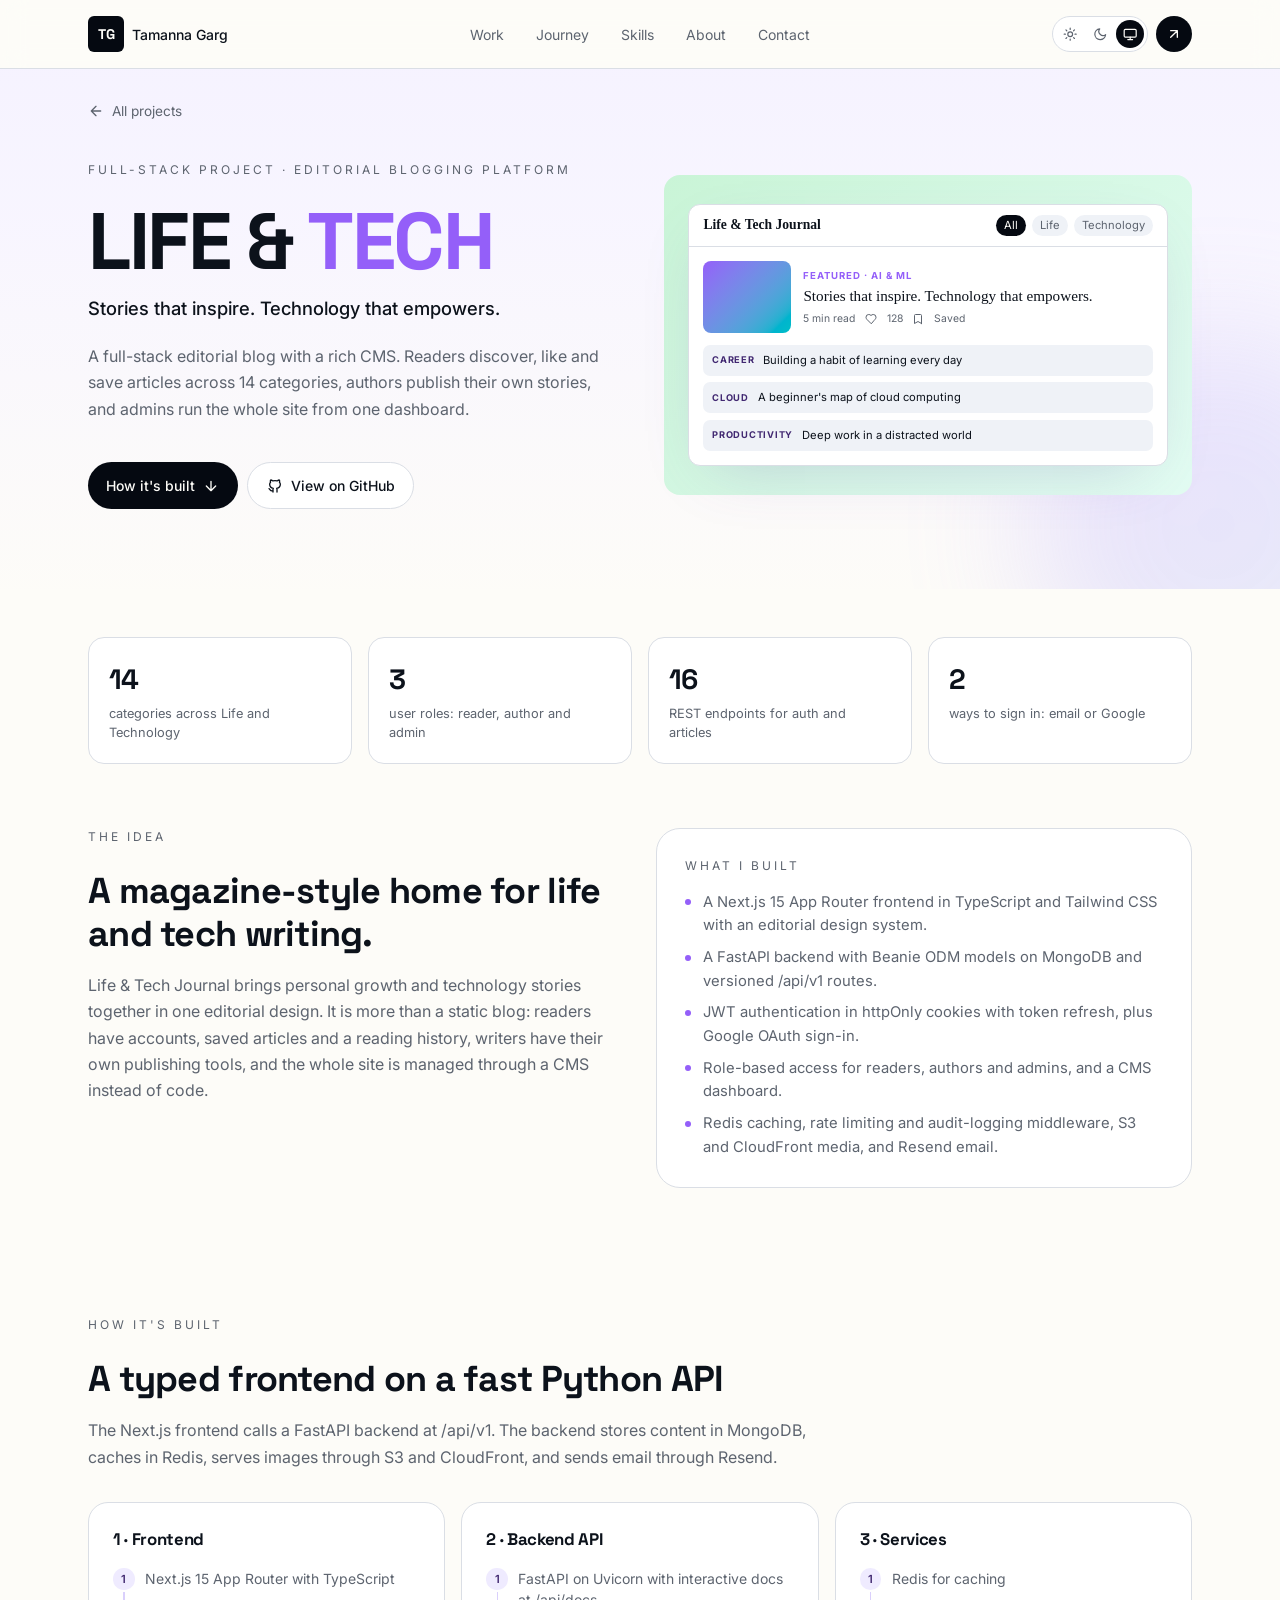
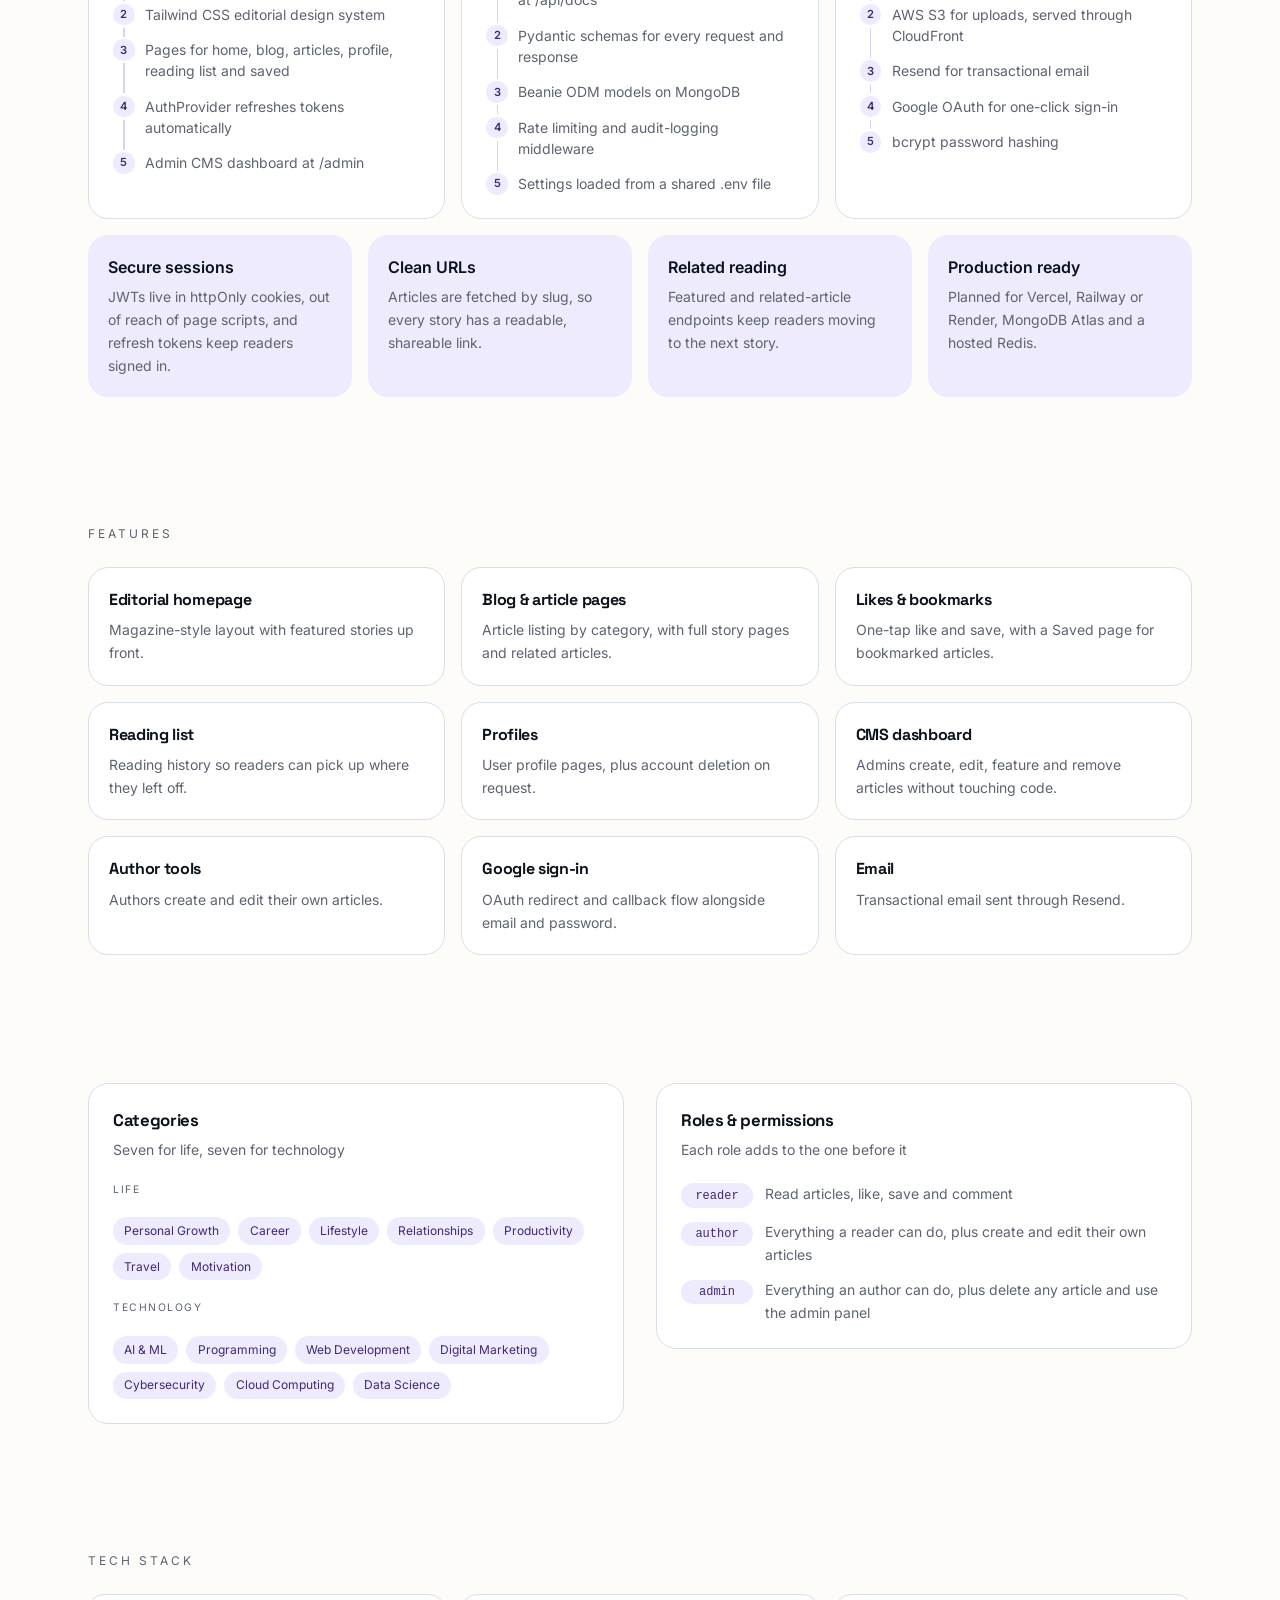
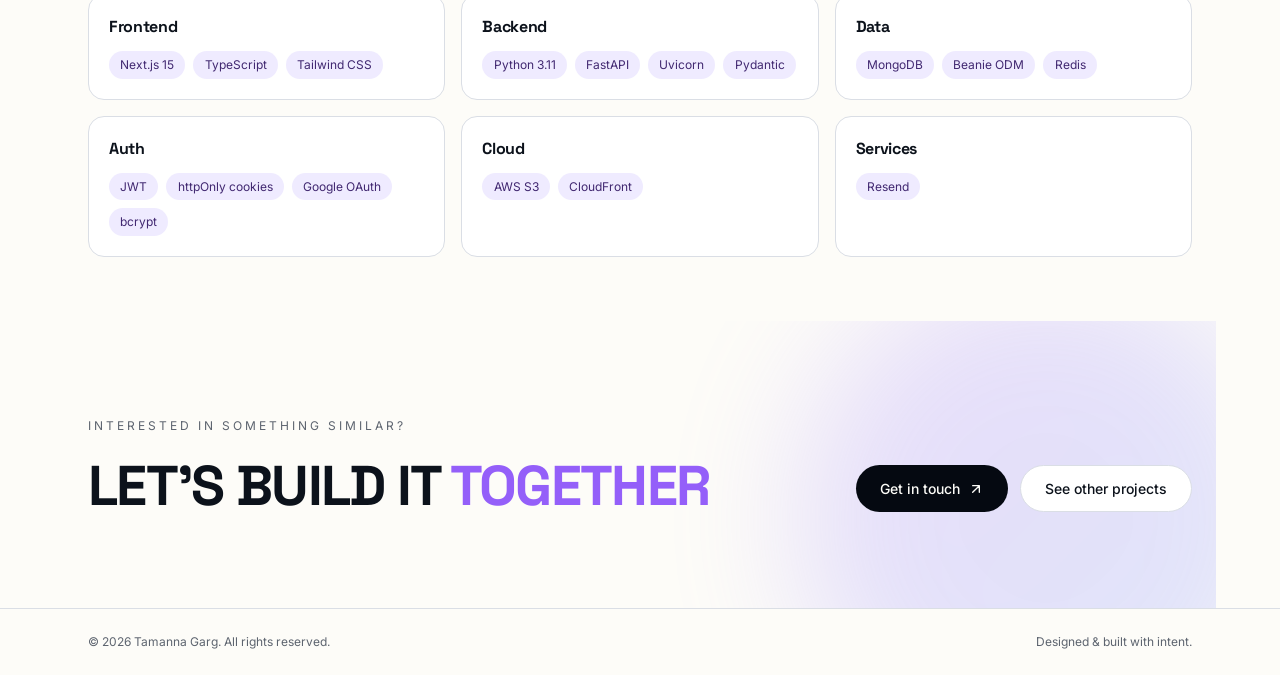
<file: projects/life-tech-journal.html>
<!DOCTYPE html>
<html lang="en">
<head>
  <meta charset="UTF-8" />
  <meta name="viewport" content="width=device-width, initial-scale=1.0" />
  <title>Life &amp; Tech Journal | Tamanna Garg</title>
  <meta name="description" content="Life &amp; Tech Journal: a full-stack editorial blogging platform with a CMS, built with Next.js 15, FastAPI, MongoDB and Redis." />
  <meta name="author" content="Tamanna Garg" />
  <meta property="og:title" content="Life &amp; Tech Journal | Tamanna Garg" />
  <meta property="og:description" content="Stories that inspire. Technology that empowers. A full-stack blog with a CMS, roles and Google sign-in." />
  <meta property="og:type" content="article" />
  <link rel="icon" href="../assets/favicon.svg" type="image/svg+xml" />
  <link rel="preconnect" href="https://fonts.googleapis.com" />
  <link rel="preconnect" href="https://fonts.gstatic.com" crossorigin />
  <link rel="stylesheet" href="https://fonts.googleapis.com/css2?family=Inter:wght@400;500;600&family=Space+Grotesk:wght@500;700&display=swap" />
  <link rel="stylesheet" href="../css/style.css" />
  <script>
    // Apply the saved theme before the page paints, so there is no flash.
    (function () {
      try {
        var t = localStorage.getItem("theme");
        if (t === "light" || t === "dark") document.documentElement.setAttribute("data-theme", t);
      } catch (e) {}
    })();
  </script>
</head>
<body>
  <!-- NAV -->
  <header class="site-header">
    <div class="container nav-row">
      <a href="../index.html" class="brand">
        <span class="brand-mark">TG</span>
        <span class="brand-name">Tamanna Garg</span>
      </a>
      <nav class="nav-links" id="nav-links" aria-label="Main">
        <a href="../index.html#work">Work</a>
        <a href="../index.html#journey">Journey</a>
        <a href="../index.html#skills">Skills</a>
        <a href="../index.html#about">About</a>
        <a href="../index.html#contact">Contact</a>
      </nav>
      <div class="nav-actions">
        <div class="theme-switch" role="group" aria-label="Color theme">
          <button type="button" data-theme-option="light" aria-pressed="false" aria-label="Light theme" title="Light">
            <svg class="icon" viewBox="0 0 24 24"><circle cx="12" cy="12" r="4"/><path d="M12 2v2M12 20v2M4.9 4.9l1.4 1.4M17.7 17.7l1.4 1.4M2 12h2M20 12h2M4.9 19.1l1.4-1.4M17.7 6.3l1.4-1.4"/></svg>
          </button>
          <button type="button" data-theme-option="dark" aria-pressed="false" aria-label="Dark theme" title="Dark">
            <svg class="icon" viewBox="0 0 24 24"><path d="M21 12.8A9 9 0 1 1 11.2 3a7 7 0 0 0 9.8 9.8z"/></svg>
          </button>
          <button type="button" data-theme-option="system" aria-pressed="true" aria-label="Use system theme" title="System">
            <svg class="icon" viewBox="0 0 24 24"><rect x="2" y="4" width="20" height="13" rx="2"/><path d="M8 21h8M12 17v4"/></svg>
          </button>
        </div>
        <button class="menu-toggle" id="menu-toggle" aria-label="Open menu" aria-expanded="false" aria-controls="nav-links">
          <span></span><span></span><span></span>
        </button>
        <a href="../index.html#contact" class="icon-btn" aria-label="Contact">
          <svg class="icon" viewBox="0 0 24 24"><path d="M7 17 17 7M7 7h10v10"/></svg>
        </a>
      </div>
    </div>
  </header>

  <main>
    <!-- HERO -->
    <section class="hero">
      <div class="container detail-hero">
        <a href="../index.html#work" class="back-link">
          <svg class="icon" viewBox="0 0 24 24"><path d="M19 12H5M12 19l-7-7 7-7"/></svg>
          All projects
        </a>
        <div class="detail-hero-grid">
          <div class="reveal">
            <p class="eyebrow">Full-stack project · Editorial blogging platform</p>
            <h1 class="display detail-title">LIFE &amp; <span class="accent">TECH</span></h1>
            <p class="detail-tagline">Stories that inspire. Technology that empowers.</p>
            <p class="lead">
              A full-stack editorial blog with a rich CMS. Readers discover, like and save articles across 14 categories, authors publish their own stories, and admins run the whole site from one dashboard.
            </p>
            <div class="hero-ctas">
              <a href="#architecture" class="btn btn-dark">
                How it's built
                <svg class="icon" viewBox="0 0 24 24"><path d="M12 5v14M19 12l-7 7-7-7"/></svg>
              </a>
              <!-- Update if the repository name is different -->
              <a href="https://github.com/TamannaGargApp/life-tech-journal" target="_blank" rel="noopener" class="btn btn-ghost"><svg class="icon" viewBox="0 0 24 24"><path d="M9 19c-4.3 1.4-4.3-2.5-6-3m12 5v-3.5c0-1 .1-1.4-.5-2 2.8-.3 5.5-1.4 5.5-6a4.6 4.6 0 0 0-1.3-3.2 4.2 4.2 0 0 0-.1-3.2s-1.1-.3-3.5 1.3a12.3 12.3 0 0 0-6.2 0C6.5 2.8 5.4 3.1 5.4 3.1a4.2 4.2 0 0 0-.1 3.2A4.6 4.6 0 0 0 4 9.5c0 4.6 2.7 5.7 5.5 6-.6.6-.6 1.2-.5 2V21"/></svg> View on GitHub</a>
            </div>
          </div>
          <div class="reveal">
            <div class="visual visual-journal detail-visual" aria-hidden="true">
            <div class="lj-window">
              <div class="lj-nav"><span class="lj-logo">Life &amp; Tech Journal</span><span class="lj-cats"><span class="on">All</span><span>Life</span><span>Technology</span></span></div>
              <div class="lj-body">
                <div class="lj-feature">
                  <div class="lj-thumb"></div>
                  <div>
                    <p class="lj-tag">Featured · AI &amp; ML</p>
                    <p class="lj-title">Stories that inspire. Technology that empowers.</p>
                    <p class="lj-meta"><span>5 min read</span><svg class="icon" viewBox="0 0 24 24"><path d="M19 14c1.5-1.5 3-3.2 3-5.5A5.5 5.5 0 0 0 16.5 3c-1.8 0-3 .5-4.5 2-1.5-1.5-2.7-2-4.5-2A5.5 5.5 0 0 0 2 8.5c0 2.3 1.5 4 3 5.5l7 7Z"/></svg><span>128</span><svg class="icon" viewBox="0 0 24 24"><path d="m19 21-7-4-7 4V5a2 2 0 0 1 2-2h10a2 2 0 0 1 2 2v16z"/></svg><span>Saved</span></p>
                  </div>
                </div>
                <div class="lj-list">
                  <div class="lj-row"><b>Career</b><span>Building a habit of learning every day</span></div>
                  <div class="lj-row"><b>Cloud</b><span>A beginner's map of cloud computing</span></div>
                  <div class="lj-row"><b>Productivity</b><span>Deep work in a distracted world</span></div>
                </div>
              </div>
            </div>
          </div>
          </div>
        </div>
      </div>
      <div class="blob blob-hero"></div>
    </section>

    <!-- KEY NUMBERS -->
    <section class="container stats reveal" aria-label="Key numbers">
      <div class="stat"><p class="stat-num">14</p><p class="stat-label">categories across Life and Technology</p></div>
      <div class="stat"><p class="stat-num">3</p><p class="stat-label">user roles: reader, author and admin</p></div>
      <div class="stat"><p class="stat-num">16</p><p class="stat-label">REST endpoints for auth and articles</p></div>
      <div class="stat"><p class="stat-num">2</p><p class="stat-label">ways to sign in: email or Google</p></div>
    </section>

    <!-- OVERVIEW + ROLE -->
    <section class="container section">
      <div class="detail-two">
        <div class="reveal">
          <p class="eyebrow">The idea</p>
          <h2 class="detail-h2">A magazine-style home for life and tech writing.</h2>
          <p class="muted">
            Life &amp; Tech Journal brings personal growth and technology stories together in one editorial design. It is more than a static blog: readers have accounts, saved articles and a reading history, writers have their own publishing tools, and the whole site is managed through a CMS instead of code.
          </p>
        </div>
        <div class="role-card reveal">
          <p class="eyebrow">What I built</p>
          <ul class="job-points">
            <li>A Next.js 15 App Router frontend in TypeScript and Tailwind CSS with an editorial design system.</li>
            <li>A FastAPI backend with Beanie ODM models on MongoDB and versioned /api/v1 routes.</li>
            <li>JWT authentication in httpOnly cookies with token refresh, plus Google OAuth sign-in.</li>
            <li>Role-based access for readers, authors and admins, and a CMS dashboard.</li>
            <li>Redis caching, rate limiting and audit-logging middleware, S3 and CloudFront media, and Resend email.</li>
          </ul>
        </div>
      </div>
    </section>

    <!-- ARCHITECTURE -->
    <section id="architecture" class="container section">
      <p class="eyebrow">How it's built</p>
      <h2 class="detail-h2 reveal">A typed frontend on a fast Python API</h2>
      <p class="muted detail-intro reveal">
        The Next.js frontend calls a FastAPI backend at /api/v1. The backend stores content in MongoDB, caches in Redis, serves images through S3 and CloudFront, and sends email through Resend.
      </p>
      <div class="pipeline-grid">
        <div class="pipeline-card reveal">
          <h3>1 · Frontend</h3>
          <ol class="pipe">
            <li>Next.js 15 App Router with TypeScript</li>
            <li>Tailwind CSS editorial design system</li>
            <li>Pages for home, blog, articles, profile, reading list and saved</li>
            <li>AuthProvider refreshes tokens automatically</li>
            <li>Admin CMS dashboard at /admin</li>
          </ol>
        </div>
        <div class="pipeline-card reveal">
          <h3>2 · Backend API</h3>
          <ol class="pipe">
            <li>FastAPI on Uvicorn with interactive docs at /api/docs</li>
            <li>Pydantic schemas for every request and response</li>
            <li>Beanie ODM models on MongoDB</li>
            <li>Rate limiting and audit-logging middleware</li>
            <li>Settings loaded from a shared .env file</li>
          </ol>
        </div>
        <div class="pipeline-card reveal">
          <h3>3 · Services</h3>
          <ol class="pipe">
            <li>Redis for caching</li>
            <li>AWS S3 for uploads, served through CloudFront</li>
            <li>Resend for transactional email</li>
            <li>Google OAuth for one-click sign-in</li>
            <li>bcrypt password hashing</li>
          </ol>
        </div>
      </div>

      <div class="ai-highlights">
        <div class="hl reveal"><p class="hl-title">Secure sessions</p><p class="muted small">JWTs live in httpOnly cookies, out of reach of page scripts, and refresh tokens keep readers signed in.</p></div>
        <div class="hl reveal"><p class="hl-title">Clean URLs</p><p class="muted small">Articles are fetched by slug, so every story has a readable, shareable link.</p></div>
        <div class="hl reveal"><p class="hl-title">Related reading</p><p class="muted small">Featured and related-article endpoints keep readers moving to the next story.</p></div>
        <div class="hl reveal"><p class="hl-title">Production ready</p><p class="muted small">Planned for Vercel, Railway or Render, MongoDB Atlas and a hosted Redis.</p></div>
      </div>
    </section>

    <!-- FEATURES -->
    <section class="container section">
      <p class="eyebrow">Features</p>
      <div class="feature-grid">
        <div class="feature reveal"><h3>Editorial homepage</h3><p class="muted small">Magazine-style layout with featured stories up front.</p></div>
        <div class="feature reveal"><h3>Blog &amp; article pages</h3><p class="muted small">Article listing by category, with full story pages and related articles.</p></div>
        <div class="feature reveal"><h3>Likes &amp; bookmarks</h3><p class="muted small">One-tap like and save, with a Saved page for bookmarked articles.</p></div>
        <div class="feature reveal"><h3>Reading list</h3><p class="muted small">Reading history so readers can pick up where they left off.</p></div>
        <div class="feature reveal"><h3>Profiles</h3><p class="muted small">User profile pages, plus account deletion on request.</p></div>
        <div class="feature reveal"><h3>CMS dashboard</h3><p class="muted small">Admins create, edit, feature and remove articles without touching code.</p></div>
        <div class="feature reveal"><h3>Author tools</h3><p class="muted small">Authors create and edit their own articles.</p></div>
        <div class="feature reveal"><h3>Google sign-in</h3><p class="muted small">OAuth redirect and callback flow alongside email and password.</p></div>
        <div class="feature reveal"><h3>Email</h3><p class="muted small">Transactional email sent through Resend.</p></div>
      </div>
    </section>

    <!-- CATEGORIES + ROLES -->
    <section class="container section">
      <div class="detail-two">
        <div class="chart-card reveal">
          <h3>Categories</h3>
          <p class="muted small">Seven for life, seven for technology</p>
          <p class="tiny-label" style="margin-top:1.25rem">Life</p>
          <ul class="tags"><li>Personal Growth</li><li>Career</li><li>Lifestyle</li><li>Relationships</li><li>Productivity</li><li>Travel</li><li>Motivation</li></ul>
          <p class="tiny-label" style="margin-top:1.25rem">Technology</p>
          <ul class="tags"><li>AI &amp; ML</li><li>Programming</li><li>Web Development</li><li>Digital Marketing</li><li>Cybersecurity</li><li>Cloud Computing</li><li>Data Science</li></ul>
        </div>
        <div class="chart-card reveal">
          <h3>Roles &amp; permissions</h3>
          <p class="muted small">Each role adds to the one before it</p>
          <div class="roles">
            <div class="role-row"><code>reader</code><span class="muted">Read articles, like, save and comment</span></div>
            <div class="role-row"><code>author</code><span class="muted">Everything a reader can do, plus create and edit their own articles</span></div>
            <div class="role-row"><code>admin</code><span class="muted">Everything an author can do, plus delete any article and use the admin panel</span></div>
          </div>
        </div>
      </div>
    </section>

    <!-- TECH STACK -->
    <section class="container section">
      <p class="eyebrow">Tech stack</p>
      <div class="skill-groups">
        <div class="skill-group reveal"><h3>Frontend</h3><ul class="tags"><li>Next.js 15</li><li>TypeScript</li><li>Tailwind CSS</li></ul></div>
        <div class="skill-group reveal"><h3>Backend</h3><ul class="tags"><li>Python 3.11</li><li>FastAPI</li><li>Uvicorn</li><li>Pydantic</li></ul></div>
        <div class="skill-group reveal"><h3>Data</h3><ul class="tags"><li>MongoDB</li><li>Beanie ODM</li><li>Redis</li></ul></div>
        <div class="skill-group reveal"><h3>Auth</h3><ul class="tags"><li>JWT</li><li>httpOnly cookies</li><li>Google OAuth</li><li>bcrypt</li></ul></div>
        <div class="skill-group reveal"><h3>Cloud</h3><ul class="tags"><li>AWS S3</li><li>CloudFront</li></ul></div>
        <div class="skill-group reveal"><h3>Services</h3><ul class="tags"><li>Resend</li></ul></div>
      </div>
    </section>

    <!-- NEXT -->
    <section class="container section contact">
      <div class="next-card reveal">
        <div>
          <p class="eyebrow">Interested in something similar?</p>
          <h2 class="display contact-title">LET'S BUILD IT <span class="accent">TOGETHER</span></h2>
        </div>
        <div class="hero-ctas">
          <a href="mailto:Tamannagarg1304@gmail.com" class="btn btn-dark">
            Get in touch
            <svg class="icon" viewBox="0 0 24 24"><path d="M7 17 17 7M7 7h10v10"/></svg>
          </a>
          <a href="../index.html#work" class="btn btn-ghost">See other projects</a>
        </div>
      </div>
      <div class="blob blob-contact"></div>
    </section>
  </main>

  <footer class="site-footer">
    <div class="container footer-row">
      <p>© <span id="year">2026</span> Tamanna Garg. All rights reserved.</p>
      <p>Designed &amp; built with intent.</p>
    </div>
  </footer>

  <script src="../js/main.js"></script>
</body>
</html>
</file>
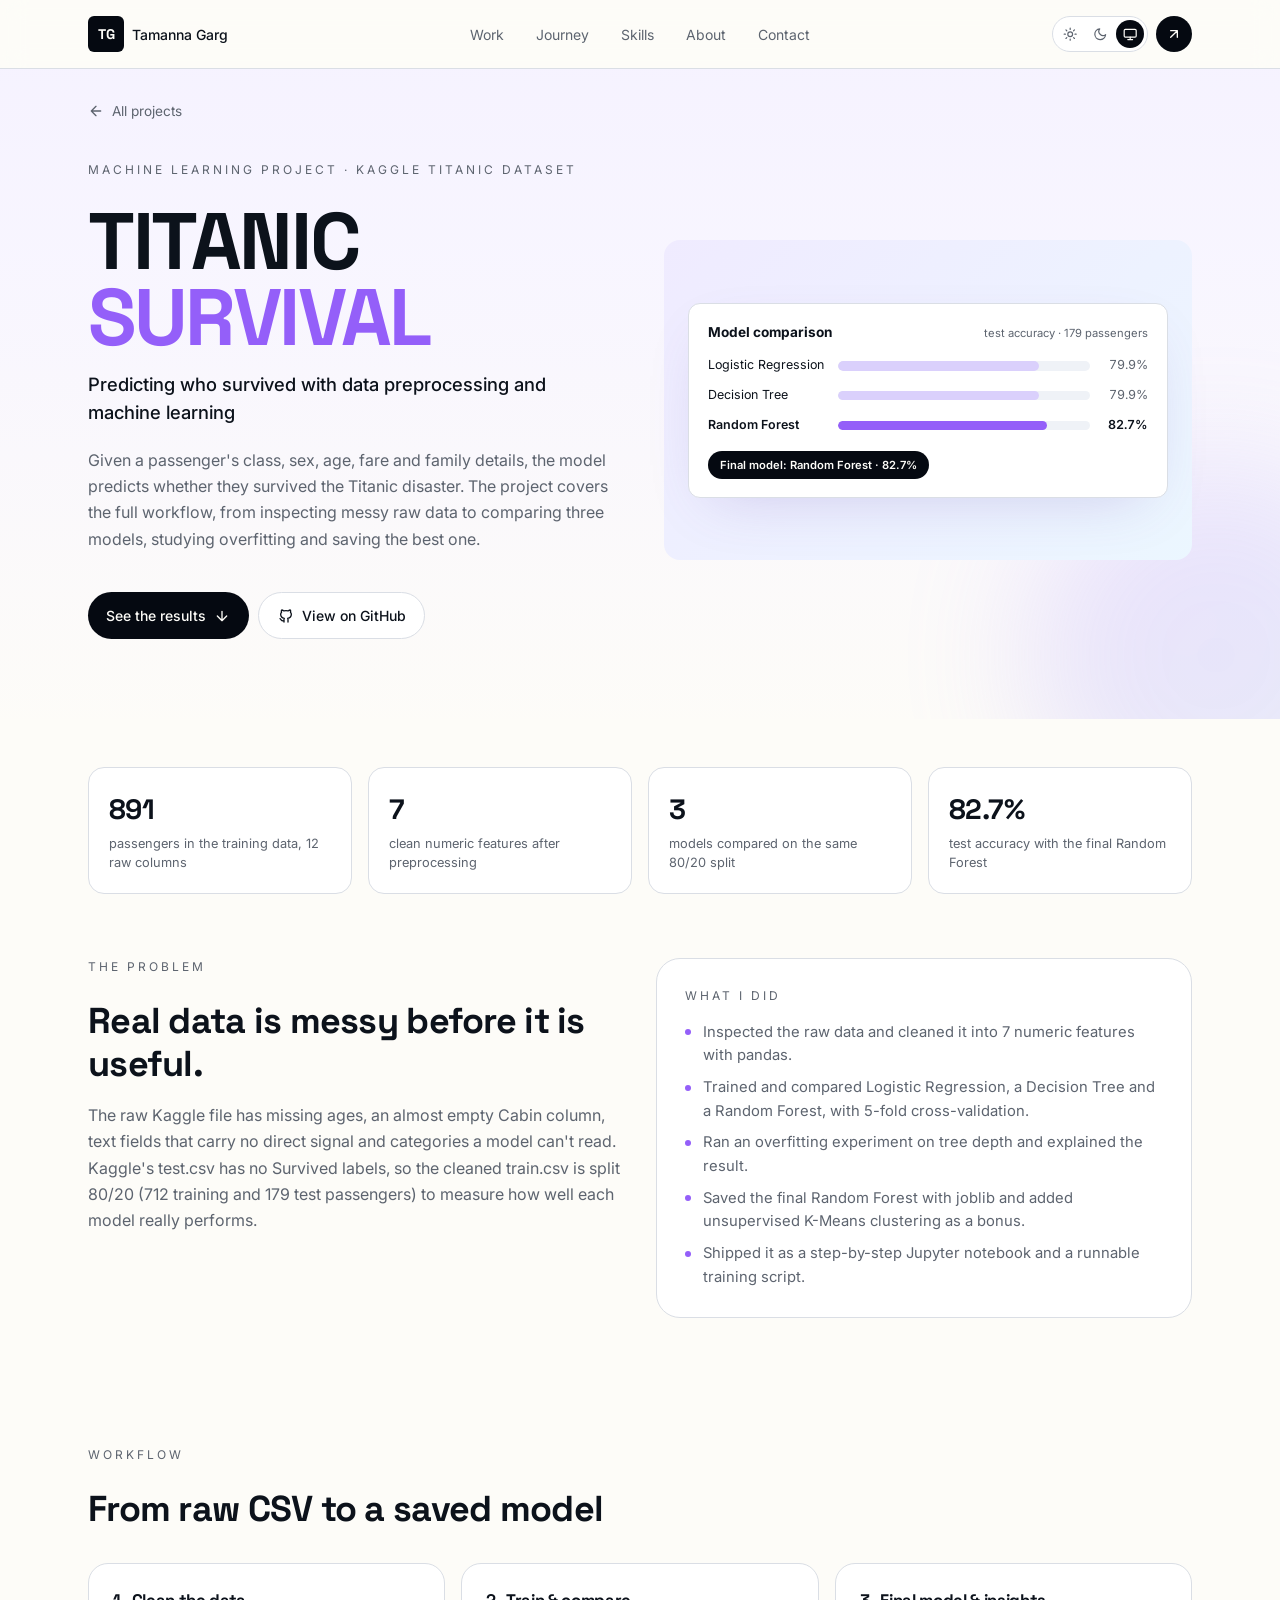
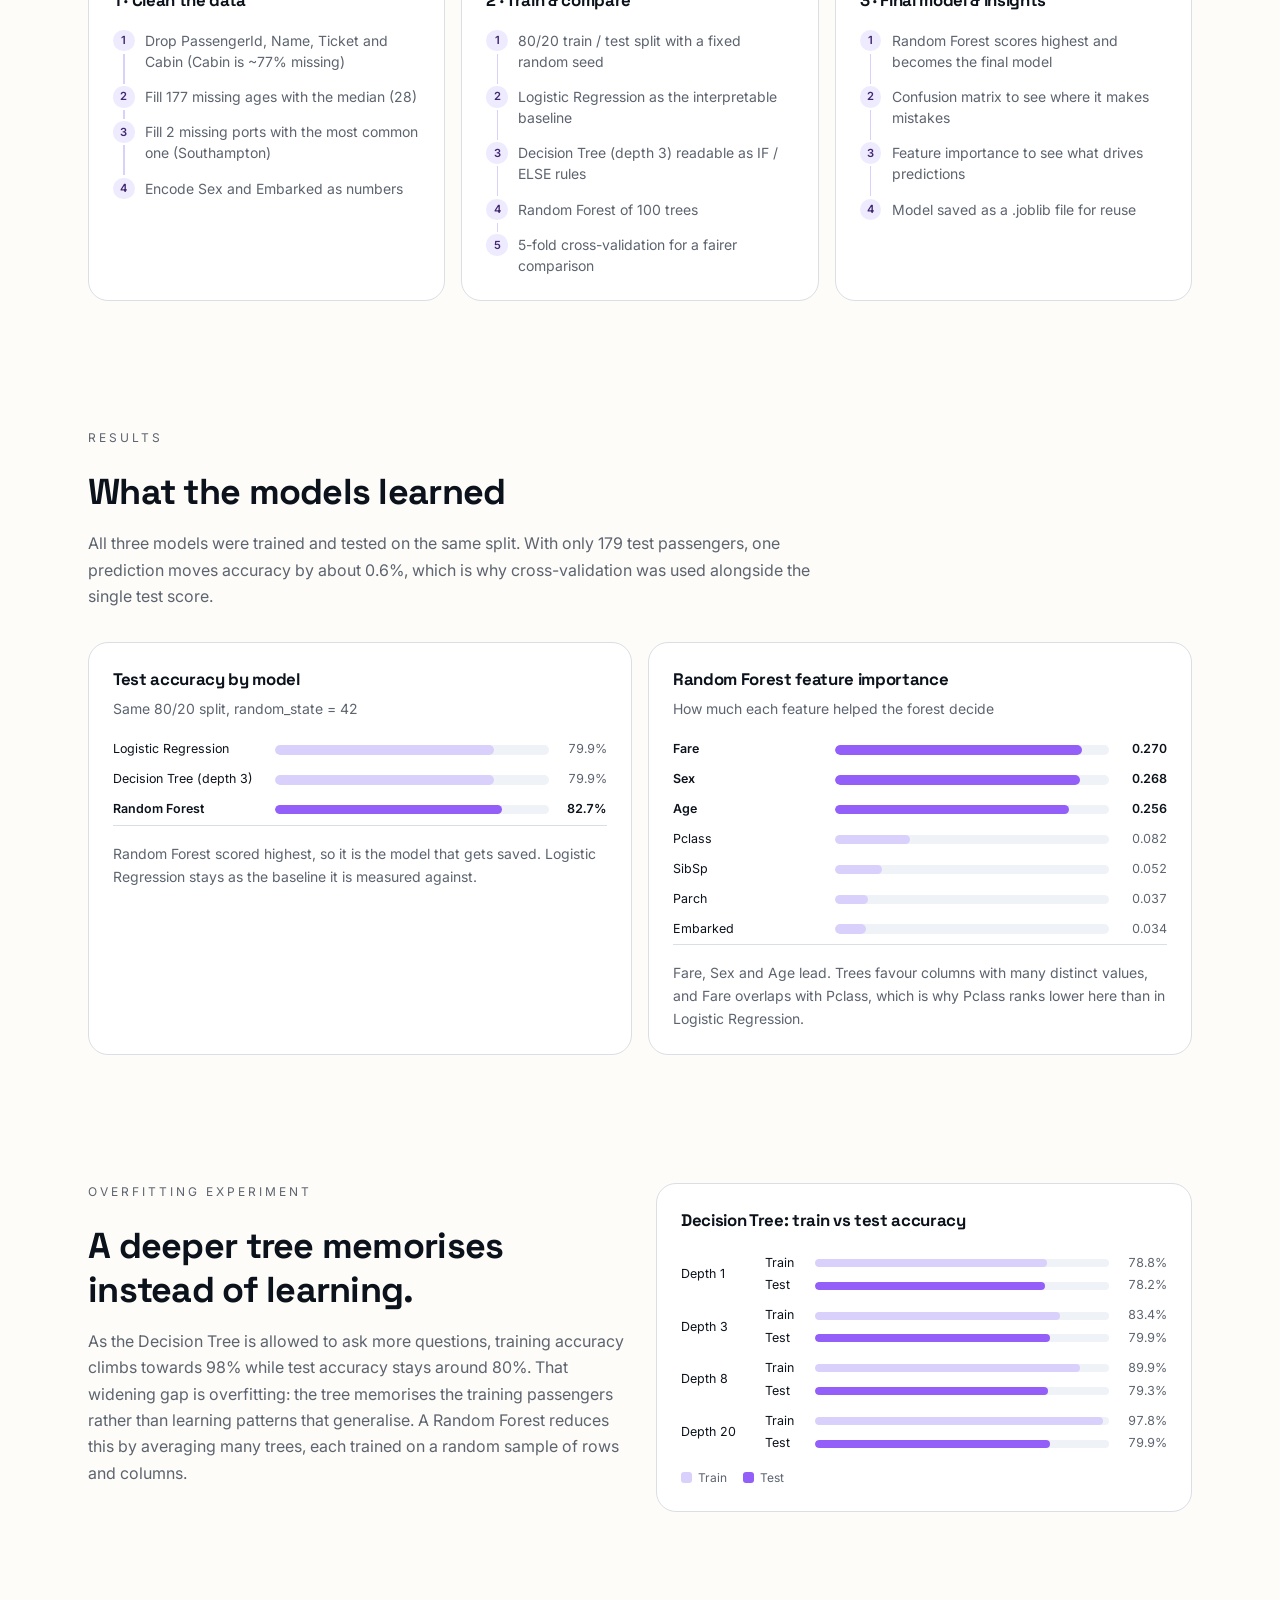
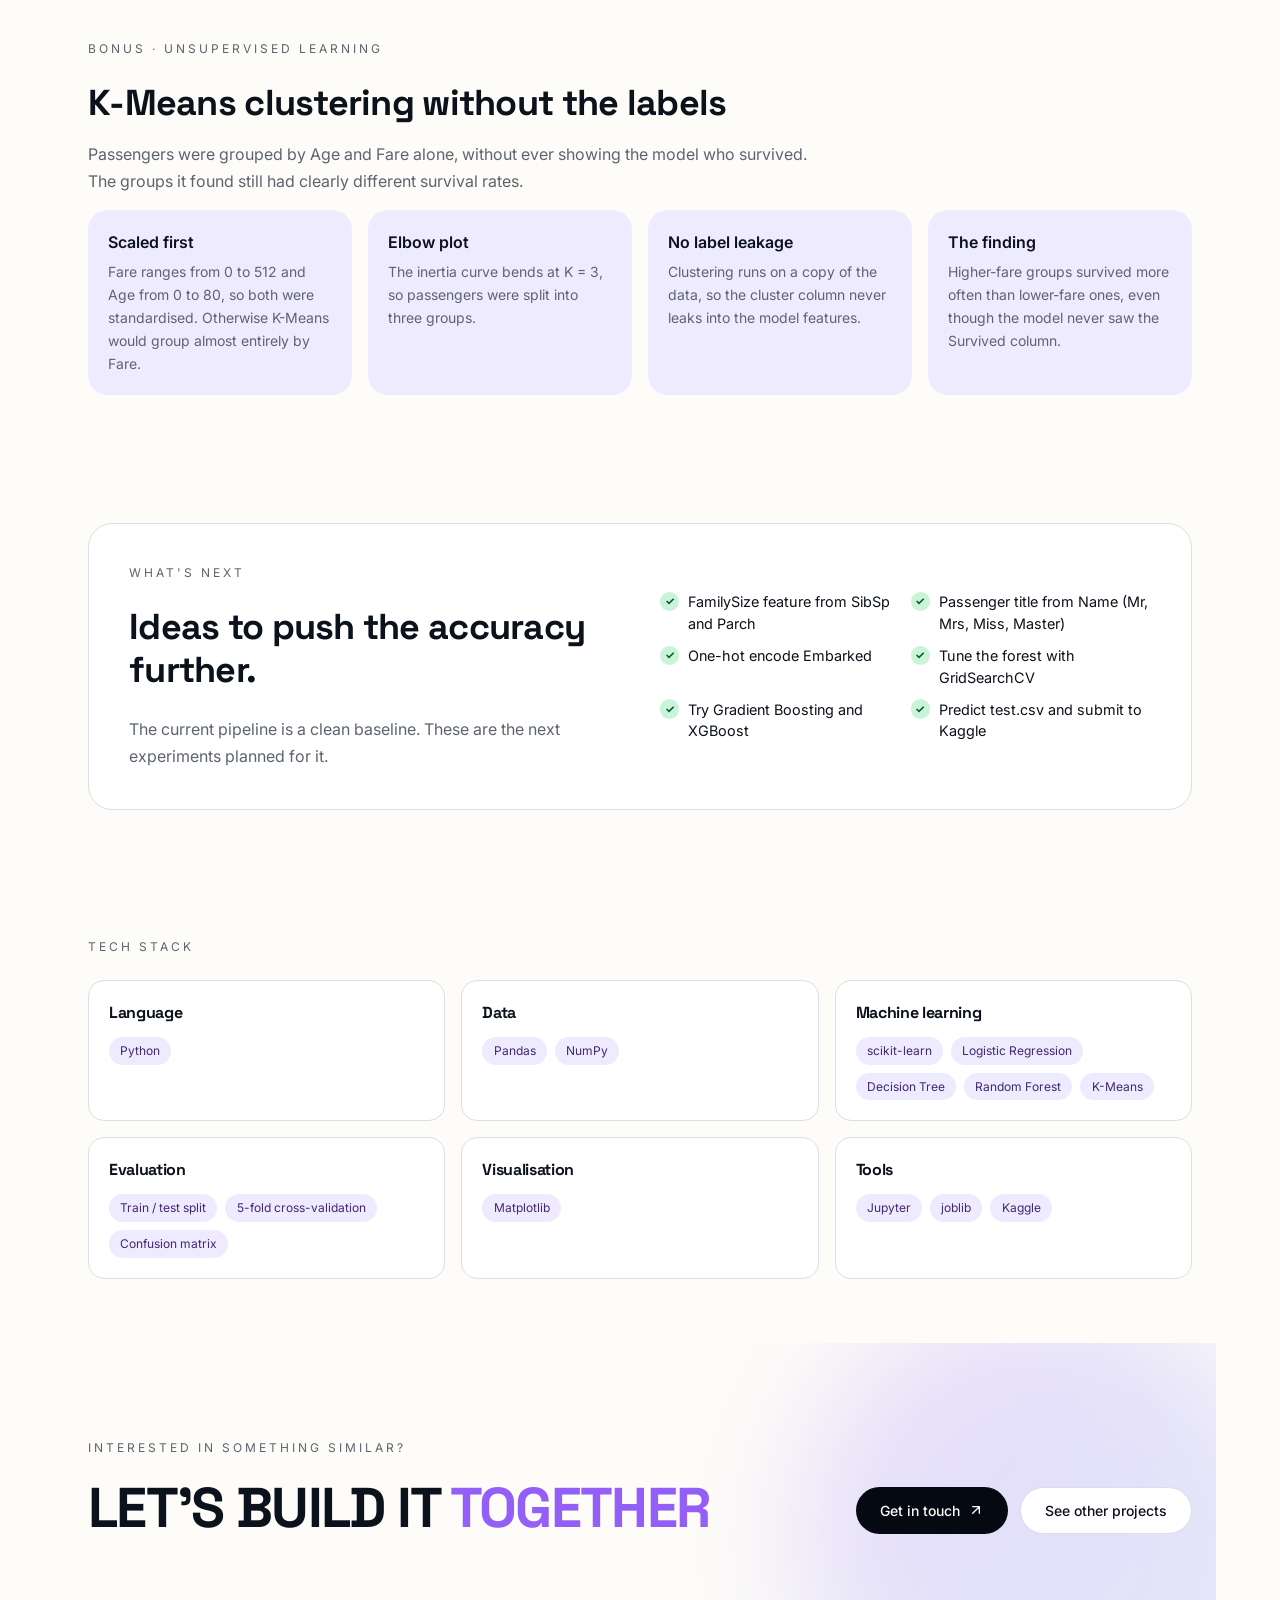
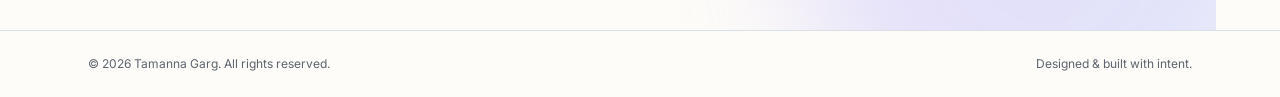
<file: projects/titanic.html>
<!DOCTYPE html>
<html lang="en">
<head>
  <meta charset="UTF-8" />
  <meta name="viewport" content="width=device-width, initial-scale=1.0" />
  <title>Titanic Survival Prediction | Tamanna Garg</title>
  <meta name="description" content="Titanic Survival Prediction: data preprocessing, model comparison and K-Means clustering on the Kaggle Titanic dataset with pandas and scikit-learn." />
  <meta name="author" content="Tamanna Garg" />
  <meta property="og:title" content="Titanic Survival Prediction | Tamanna Garg" />
  <meta property="og:description" content="Predicting passenger survival with pandas and scikit-learn. Random Forest reaches 82.7% test accuracy." />
  <meta property="og:type" content="article" />
  <link rel="icon" href="../assets/favicon.svg" type="image/svg+xml" />
  <link rel="preconnect" href="https://fonts.googleapis.com" />
  <link rel="preconnect" href="https://fonts.gstatic.com" crossorigin />
  <link rel="stylesheet" href="https://fonts.googleapis.com/css2?family=Inter:wght@400;500;600&family=Space+Grotesk:wght@500;700&display=swap" />
  <link rel="stylesheet" href="../css/style.css" />
  <script>
    // Apply the saved theme before the page paints, so there is no flash.
    (function () {
      try {
        var t = localStorage.getItem("theme");
        if (t === "light" || t === "dark") document.documentElement.setAttribute("data-theme", t);
      } catch (e) {}
    })();
  </script>
</head>
<body>
  <!-- NAV -->
  <header class="site-header">
    <div class="container nav-row">
      <a href="../index.html" class="brand">
        <span class="brand-mark">TG</span>
        <span class="brand-name">Tamanna Garg</span>
      </a>
      <nav class="nav-links" id="nav-links" aria-label="Main">
        <a href="../index.html#work">Work</a>
        <a href="../index.html#journey">Journey</a>
        <a href="../index.html#skills">Skills</a>
        <a href="../index.html#about">About</a>
        <a href="../index.html#contact">Contact</a>
      </nav>
      <div class="nav-actions">
        <div class="theme-switch" role="group" aria-label="Color theme">
          <button type="button" data-theme-option="light" aria-pressed="false" aria-label="Light theme" title="Light">
            <svg class="icon" viewBox="0 0 24 24"><circle cx="12" cy="12" r="4"/><path d="M12 2v2M12 20v2M4.9 4.9l1.4 1.4M17.7 17.7l1.4 1.4M2 12h2M20 12h2M4.9 19.1l1.4-1.4M17.7 6.3l1.4-1.4"/></svg>
          </button>
          <button type="button" data-theme-option="dark" aria-pressed="false" aria-label="Dark theme" title="Dark">
            <svg class="icon" viewBox="0 0 24 24"><path d="M21 12.8A9 9 0 1 1 11.2 3a7 7 0 0 0 9.8 9.8z"/></svg>
          </button>
          <button type="button" data-theme-option="system" aria-pressed="true" aria-label="Use system theme" title="System">
            <svg class="icon" viewBox="0 0 24 24"><rect x="2" y="4" width="20" height="13" rx="2"/><path d="M8 21h8M12 17v4"/></svg>
          </button>
        </div>
        <button class="menu-toggle" id="menu-toggle" aria-label="Open menu" aria-expanded="false" aria-controls="nav-links">
          <span></span><span></span><span></span>
        </button>
        <a href="../index.html#contact" class="icon-btn" aria-label="Contact">
          <svg class="icon" viewBox="0 0 24 24"><path d="M7 17 17 7M7 7h10v10"/></svg>
        </a>
      </div>
    </div>
  </header>

  <main>
    <!-- HERO -->
    <section class="hero">
      <div class="container detail-hero">
        <a href="../index.html#work" class="back-link">
          <svg class="icon" viewBox="0 0 24 24"><path d="M19 12H5M12 19l-7-7 7-7"/></svg>
          All projects
        </a>
        <div class="detail-hero-grid">
          <div class="reveal">
            <p class="eyebrow">Machine learning project · Kaggle Titanic dataset</p>
            <h1 class="display detail-title">TITANIC <span class="accent">SURVIVAL</span></h1>
            <p class="detail-tagline">Predicting who survived with data preprocessing and machine learning</p>
            <p class="lead">
              Given a passenger's class, sex, age, fare and family details, the model predicts whether they survived the Titanic disaster. The project covers the full workflow, from inspecting messy raw data to comparing three models, studying overfitting and saving the best one.
            </p>
            <div class="hero-ctas">
              <a href="#results" class="btn btn-dark">
                See the results
                <svg class="icon" viewBox="0 0 24 24"><path d="M12 5v14M19 12l-7 7-7-7"/></svg>
              </a>
              <!-- Update if the repository name is different -->
              <a href="https://github.com/TamannaGargApp/titanic-survival-prediction" target="_blank" rel="noopener" class="btn btn-ghost"><svg class="icon" viewBox="0 0 24 24"><path d="M9 19c-4.3 1.4-4.3-2.5-6-3m12 5v-3.5c0-1 .1-1.4-.5-2 2.8-.3 5.5-1.4 5.5-6a4.6 4.6 0 0 0-1.3-3.2 4.2 4.2 0 0 0-.1-3.2s-1.1-.3-3.5 1.3a12.3 12.3 0 0 0-6.2 0C6.5 2.8 5.4 3.1 5.4 3.1a4.2 4.2 0 0 0-.1 3.2A4.6 4.6 0 0 0 4 9.5c0 4.6 2.7 5.7 5.5 6-.6.6-.6 1.2-.5 2V21"/></svg> View on GitHub</a>
            </div>
          </div>
          <div class="reveal">
            <div class="visual visual-ml detail-visual" aria-hidden="true">
              <div class="ml-window">
                <div class="ml-head"><b>Model comparison</b><span>test accuracy · 179 passengers</span></div>
                <div class="bars">
                <div class="bar-row"><span class="bar-label">Logistic Regression</span><span class="bar-track"><span class="bar-fill" style="width:79.9%"></span></span><span class="bar-val">79.9%</span></div>
                <div class="bar-row"><span class="bar-label">Decision Tree</span><span class="bar-track"><span class="bar-fill" style="width:79.9%"></span></span><span class="bar-val">79.9%</span></div>
                <div class="bar-row best"><span class="bar-label">Random Forest</span><span class="bar-track"><span class="bar-fill" style="width:82.7%"></span></span><span class="bar-val">82.7%</span></div>
                </div>
                <span class="ml-badge">Final model: Random Forest · 82.7%</span>
              </div>
            </div>
          </div>
        </div>
      </div>
      <div class="blob blob-hero"></div>
    </section>

    <!-- KEY NUMBERS -->
    <section class="container stats reveal" aria-label="Key numbers">
      <div class="stat"><p class="stat-num">891</p><p class="stat-label">passengers in the training data, 12 raw columns</p></div>
      <div class="stat"><p class="stat-num">7</p><p class="stat-label">clean numeric features after preprocessing</p></div>
      <div class="stat"><p class="stat-num">3</p><p class="stat-label">models compared on the same 80/20 split</p></div>
      <div class="stat"><p class="stat-num">82.7%</p><p class="stat-label">test accuracy with the final Random Forest</p></div>
    </section>

    <!-- OVERVIEW + ROLE -->
    <section class="container section">
      <div class="detail-two">
        <div class="reveal">
          <p class="eyebrow">The problem</p>
          <h2 class="detail-h2">Real data is messy before it is useful.</h2>
          <p class="muted">
            The raw Kaggle file has missing ages, an almost empty Cabin column, text fields that carry no direct signal and categories a model can't read. Kaggle's test.csv has no Survived labels, so the cleaned train.csv is split 80/20 (712 training and 179 test passengers) to measure how well each model really performs.
          </p>
        </div>
        <div class="role-card reveal">
          <p class="eyebrow">What I did</p>
          <ul class="job-points">
            <li>Inspected the raw data and cleaned it into 7 numeric features with pandas.</li>
            <li>Trained and compared Logistic Regression, a Decision Tree and a Random Forest, with 5-fold cross-validation.</li>
            <li>Ran an overfitting experiment on tree depth and explained the result.</li>
            <li>Saved the final Random Forest with joblib and added unsupervised K-Means clustering as a bonus.</li>
            <li>Shipped it as a step-by-step Jupyter notebook and a runnable training script.</li>
          </ul>
        </div>
      </div>
    </section>

    <!-- PIPELINE -->
    <section class="container section">
      <p class="eyebrow">Workflow</p>
      <h2 class="detail-h2 reveal">From raw CSV to a saved model</h2>
      <div class="pipeline-grid">
        <div class="pipeline-card reveal">
          <h3>1 · Clean the data</h3>
          <ol class="pipe">
            <li>Drop PassengerId, Name, Ticket and Cabin (Cabin is ~77% missing)</li>
            <li>Fill 177 missing ages with the median (28)</li>
            <li>Fill 2 missing ports with the most common one (Southampton)</li>
            <li>Encode Sex and Embarked as numbers</li>
          </ol>
        </div>
        <div class="pipeline-card reveal">
          <h3>2 · Train &amp; compare</h3>
          <ol class="pipe">
            <li>80/20 train / test split with a fixed random seed</li>
            <li>Logistic Regression as the interpretable baseline</li>
            <li>Decision Tree (depth 3) readable as IF / ELSE rules</li>
            <li>Random Forest of 100 trees</li>
            <li>5-fold cross-validation for a fairer comparison</li>
          </ol>
        </div>
        <div class="pipeline-card reveal">
          <h3>3 · Final model &amp; insights</h3>
          <ol class="pipe">
            <li>Random Forest scores highest and becomes the final model</li>
            <li>Confusion matrix to see where it makes mistakes</li>
            <li>Feature importance to see what drives predictions</li>
            <li>Model saved as a .joblib file for reuse</li>
          </ol>
        </div>
      </div>
    </section>

    <!-- RESULTS -->
    <section id="results" class="container section">
      <p class="eyebrow">Results</p>
      <h2 class="detail-h2 reveal">What the models learned</h2>
      <p class="muted detail-intro reveal">
        All three models were trained and tested on the same split. With only 179 test passengers, one prediction moves accuracy by about 0.6%, which is why cross-validation was used alongside the single test score.
      </p>
      <div class="chart-grid">
        <div class="chart-card reveal">
          <h3>Test accuracy by model</h3>
          <p class="muted small">Same 80/20 split, random_state = 42</p>
          <div class="bars">
            <div class="bar-row"><span class="bar-label">Logistic Regression</span><span class="bar-track"><span class="bar-fill" style="width:79.9%"></span></span><span class="bar-val">79.9%</span></div>
            <div class="bar-row"><span class="bar-label">Decision Tree (depth 3)</span><span class="bar-track"><span class="bar-fill" style="width:79.9%"></span></span><span class="bar-val">79.9%</span></div>
            <div class="bar-row best"><span class="bar-label">Random Forest</span><span class="bar-track"><span class="bar-fill" style="width:82.7%"></span></span><span class="bar-val">82.7%</span></div>
          </div>
          <p class="muted small chart-note">Random Forest scored highest, so it is the model that gets saved. Logistic Regression stays as the baseline it is measured against.</p>
        </div>
        <div class="chart-card reveal">
          <h3>Random Forest feature importance</h3>
          <p class="muted small">How much each feature helped the forest decide</p>
          <div class="bars">
                <div class="bar-row best"><span class="bar-label">Fare</span><span class="bar-track"><span class="bar-fill" style="width:90.0%"></span></span><span class="bar-val">0.270</span></div>
                <div class="bar-row best"><span class="bar-label">Sex</span><span class="bar-track"><span class="bar-fill" style="width:89.3%"></span></span><span class="bar-val">0.268</span></div>
                <div class="bar-row best"><span class="bar-label">Age</span><span class="bar-track"><span class="bar-fill" style="width:85.3%"></span></span><span class="bar-val">0.256</span></div>
                <div class="bar-row"><span class="bar-label">Pclass</span><span class="bar-track"><span class="bar-fill" style="width:27.3%"></span></span><span class="bar-val">0.082</span></div>
                <div class="bar-row"><span class="bar-label">SibSp</span><span class="bar-track"><span class="bar-fill" style="width:17.3%"></span></span><span class="bar-val">0.052</span></div>
                <div class="bar-row"><span class="bar-label">Parch</span><span class="bar-track"><span class="bar-fill" style="width:12.3%"></span></span><span class="bar-val">0.037</span></div>
                <div class="bar-row"><span class="bar-label">Embarked</span><span class="bar-track"><span class="bar-fill" style="width:11.3%"></span></span><span class="bar-val">0.034</span></div>
          </div>
          <p class="muted small chart-note">Fare, Sex and Age lead. Trees favour columns with many distinct values, and Fare overlaps with Pclass, which is why Pclass ranks lower here than in Logistic Regression.</p>
        </div>
      </div>
    </section>

    <!-- OVERFITTING -->
    <section class="container section">
      <div class="detail-two">
        <div class="reveal">
          <p class="eyebrow">Overfitting experiment</p>
          <h2 class="detail-h2">A deeper tree memorises instead of learning.</h2>
          <p class="muted">
            As the Decision Tree is allowed to ask more questions, training accuracy climbs towards 98% while test accuracy stays around 80%. That widening gap is overfitting: the tree memorises the training passengers rather than learning patterns that generalise. A Random Forest reduces this by averaging many trees, each trained on a random sample of rows and columns.
          </p>
        </div>
        <div class="chart-card reveal">
          <h3>Decision Tree: train vs test accuracy</h3>
          <div class="bars">
                <div class="depth-row"><span>Depth 1</span><div class="depth-bars"><div class="bar-row train"><span class="bar-label">Train</span><span class="bar-track"><span class="bar-fill" style="width:78.8%"></span></span><span class="bar-val">78.8%</span></div><div class="bar-row test"><span class="bar-label">Test</span><span class="bar-track"><span class="bar-fill" style="width:78.2%"></span></span><span class="bar-val">78.2%</span></div></div></div>
                <div class="depth-row"><span>Depth 3</span><div class="depth-bars"><div class="bar-row train"><span class="bar-label">Train</span><span class="bar-track"><span class="bar-fill" style="width:83.4%"></span></span><span class="bar-val">83.4%</span></div><div class="bar-row test"><span class="bar-label">Test</span><span class="bar-track"><span class="bar-fill" style="width:79.9%"></span></span><span class="bar-val">79.9%</span></div></div></div>
                <div class="depth-row"><span>Depth 8</span><div class="depth-bars"><div class="bar-row train"><span class="bar-label">Train</span><span class="bar-track"><span class="bar-fill" style="width:89.9%"></span></span><span class="bar-val">89.9%</span></div><div class="bar-row test"><span class="bar-label">Test</span><span class="bar-track"><span class="bar-fill" style="width:79.3%"></span></span><span class="bar-val">79.3%</span></div></div></div>
                <div class="depth-row"><span>Depth 20</span><div class="depth-bars"><div class="bar-row train"><span class="bar-label">Train</span><span class="bar-track"><span class="bar-fill" style="width:97.8%"></span></span><span class="bar-val">97.8%</span></div><div class="bar-row test"><span class="bar-label">Test</span><span class="bar-track"><span class="bar-fill" style="width:79.9%"></span></span><span class="bar-val">79.9%</span></div></div></div>
          </div>
          <div class="legend"><span><i style="background:var(--lavender)"></i>Train</span><span><i style="background:var(--accent)"></i>Test</span></div>
        </div>
      </div>
    </section>

    <!-- K-MEANS -->
    <section class="container section">
      <p class="eyebrow">Bonus · Unsupervised learning</p>
      <h2 class="detail-h2 reveal">K-Means clustering without the labels</h2>
      <p class="muted detail-intro reveal">
        Passengers were grouped by Age and Fare alone, without ever showing the model who survived. The groups it found still had clearly different survival rates.
      </p>
      <div class="ai-highlights">
        <div class="hl reveal"><p class="hl-title">Scaled first</p><p class="muted small">Fare ranges from 0 to 512 and Age from 0 to 80, so both were standardised. Otherwise K-Means would group almost entirely by Fare.</p></div>
        <div class="hl reveal"><p class="hl-title">Elbow plot</p><p class="muted small">The inertia curve bends at K = 3, so passengers were split into three groups.</p></div>
        <div class="hl reveal"><p class="hl-title">No label leakage</p><p class="muted small">Clustering runs on a copy of the data, so the cluster column never leaks into the model features.</p></div>
        <div class="hl reveal"><p class="hl-title">The finding</p><p class="muted small">Higher-fare groups survived more often than lower-fare ones, even though the model never saw the Survived column.</p></div>
      </div>
    </section>

    <!-- NEXT STEPS -->
    <section class="container section">
      <div class="about-card reveal">
        <div>
          <p class="eyebrow">What's next</p>
          <h2 class="detail-h2">Ideas to push the accuracy further.</h2>
          <p class="muted">The current pipeline is a clean baseline. These are the next experiments planned for it.</p>
        </div>
        <ul class="check-list">
          <li>FamilySize feature from SibSp and Parch</li>
          <li>Passenger title from Name (Mr, Mrs, Miss, Master)</li>
          <li>One-hot encode Embarked</li>
          <li>Tune the forest with GridSearchCV</li>
          <li>Try Gradient Boosting and XGBoost</li>
          <li>Predict test.csv and submit to Kaggle</li>
        </ul>
      </div>
    </section>

    <!-- TECH STACK -->
    <section class="container section">
      <p class="eyebrow">Tech stack</p>
      <div class="skill-groups">
        <div class="skill-group reveal"><h3>Language</h3><ul class="tags"><li>Python</li></ul></div>
        <div class="skill-group reveal"><h3>Data</h3><ul class="tags"><li>Pandas</li><li>NumPy</li></ul></div>
        <div class="skill-group reveal"><h3>Machine learning</h3><ul class="tags"><li>scikit-learn</li><li>Logistic Regression</li><li>Decision Tree</li><li>Random Forest</li><li>K-Means</li></ul></div>
        <div class="skill-group reveal"><h3>Evaluation</h3><ul class="tags"><li>Train / test split</li><li>5-fold cross-validation</li><li>Confusion matrix</li></ul></div>
        <div class="skill-group reveal"><h3>Visualisation</h3><ul class="tags"><li>Matplotlib</li></ul></div>
        <div class="skill-group reveal"><h3>Tools</h3><ul class="tags"><li>Jupyter</li><li>joblib</li><li>Kaggle</li></ul></div>
      </div>
    </section>

    <!-- NEXT -->
    <section class="container section contact">
      <div class="next-card reveal">
        <div>
          <p class="eyebrow">Interested in something similar?</p>
          <h2 class="display contact-title">LET'S BUILD IT <span class="accent">TOGETHER</span></h2>
        </div>
        <div class="hero-ctas">
          <a href="mailto:Tamannagarg1304@gmail.com" class="btn btn-dark">
            Get in touch
            <svg class="icon" viewBox="0 0 24 24"><path d="M7 17 17 7M7 7h10v10"/></svg>
          </a>
          <a href="../index.html#work" class="btn btn-ghost">See other projects</a>
        </div>
      </div>
      <div class="blob blob-contact"></div>
    </section>
  </main>

  <footer class="site-footer">
    <div class="container footer-row">
      <p>© <span id="year">2026</span> Tamanna Garg. All rights reserved.</p>
      <p>Designed &amp; built with intent.</p>
    </div>
  </footer>

  <script src="../js/main.js"></script>
</body>
</html>
</file>
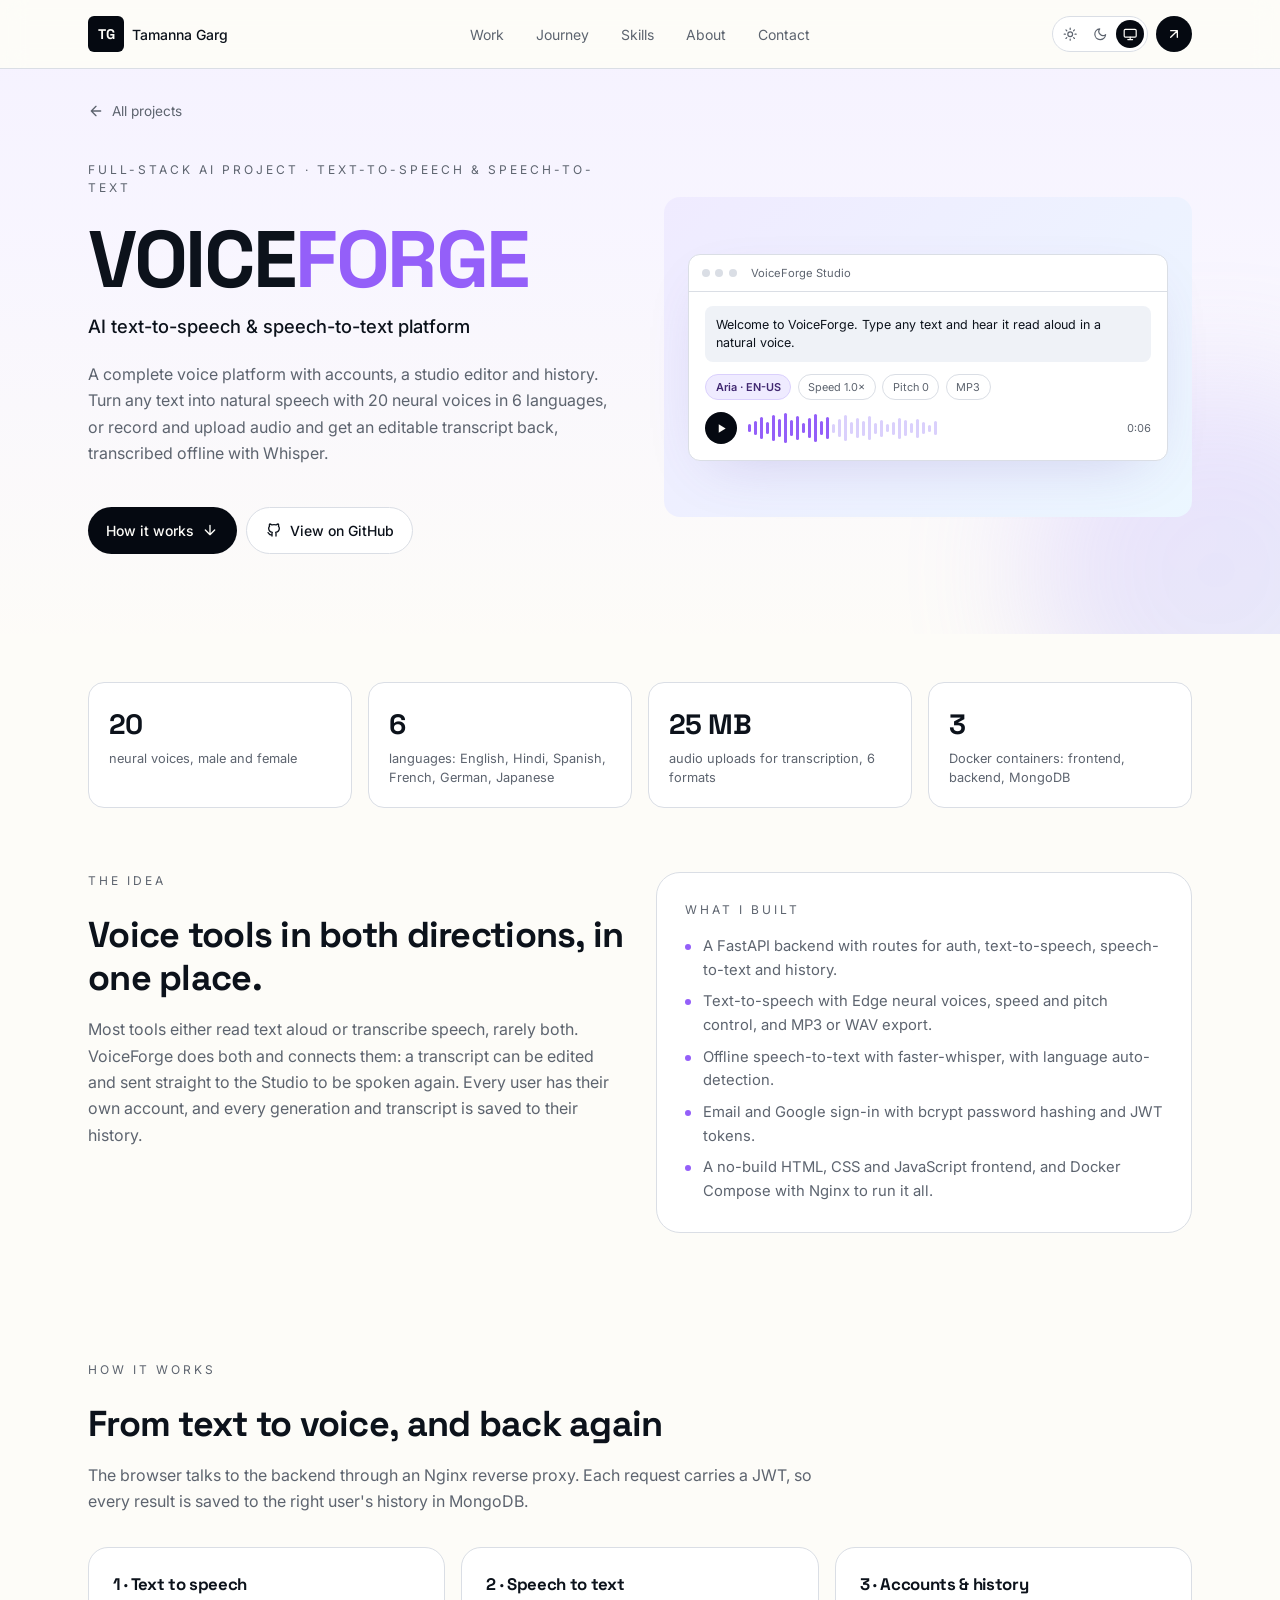
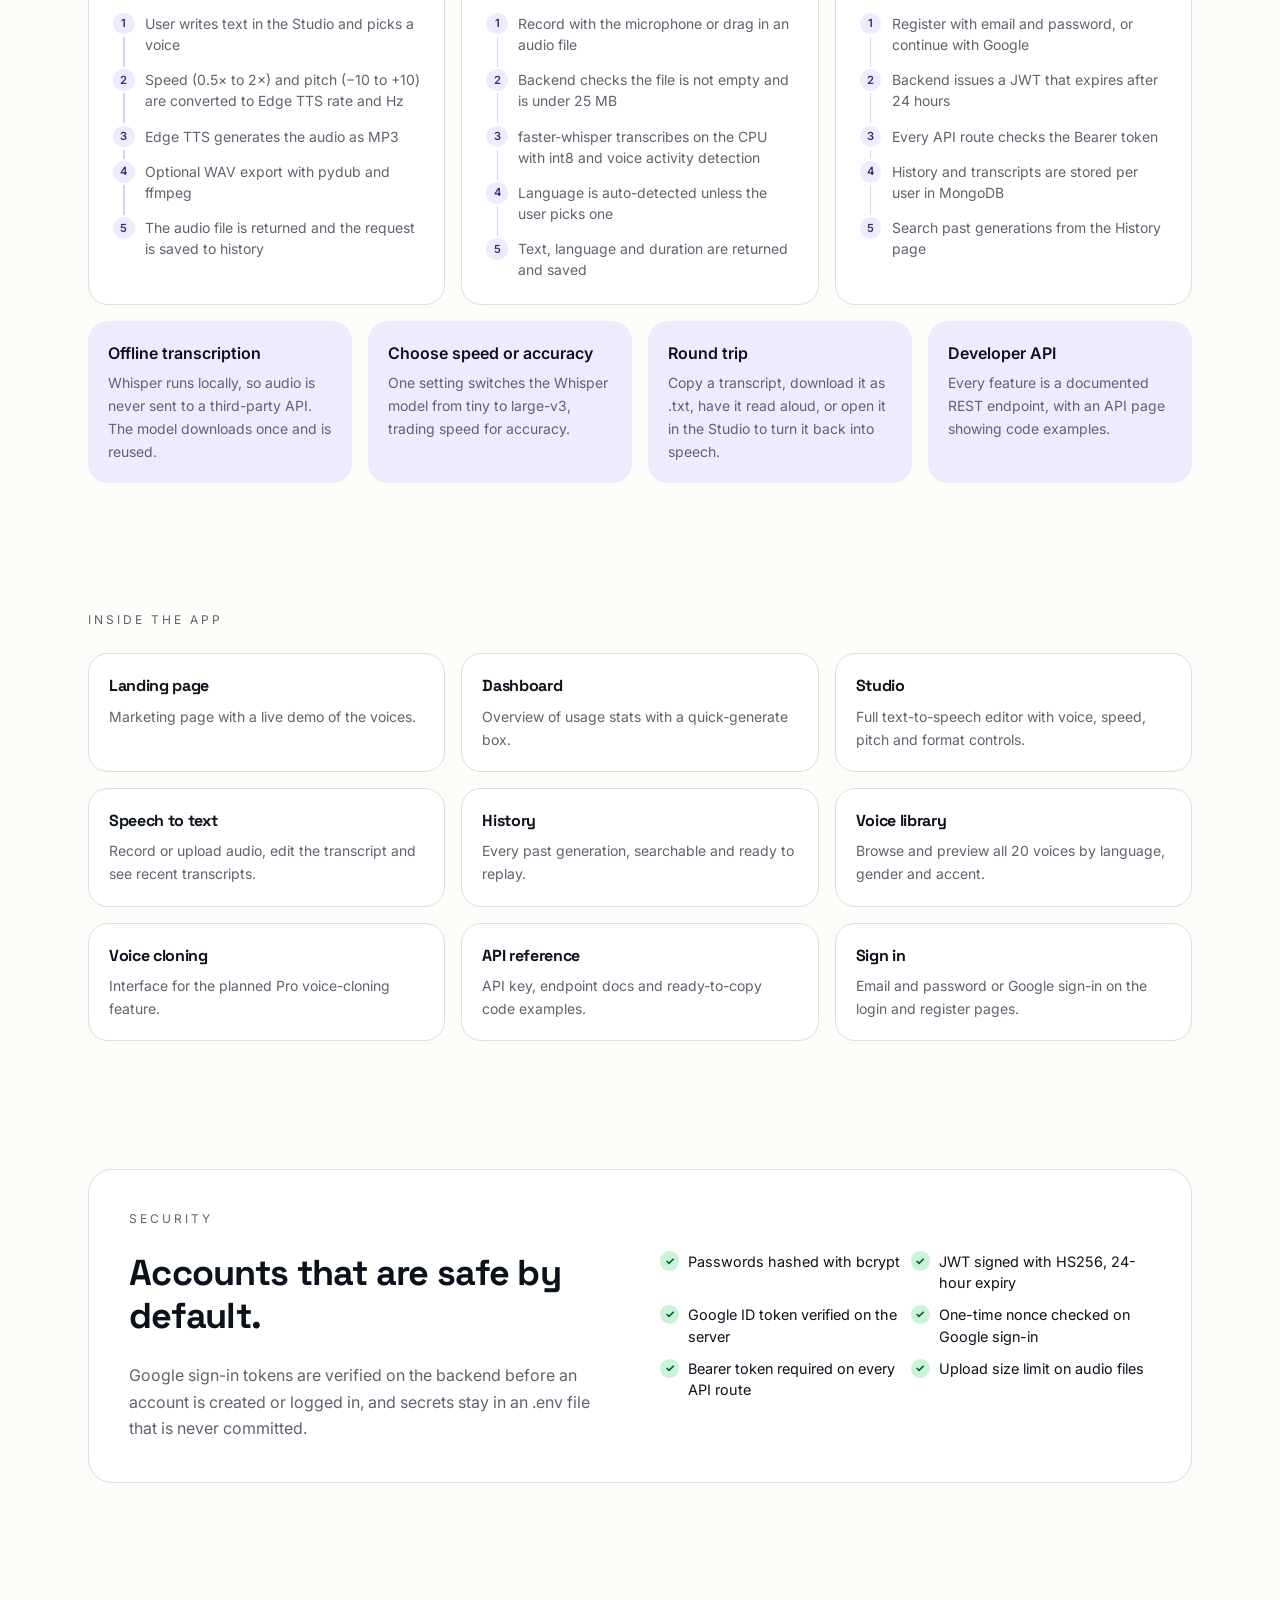
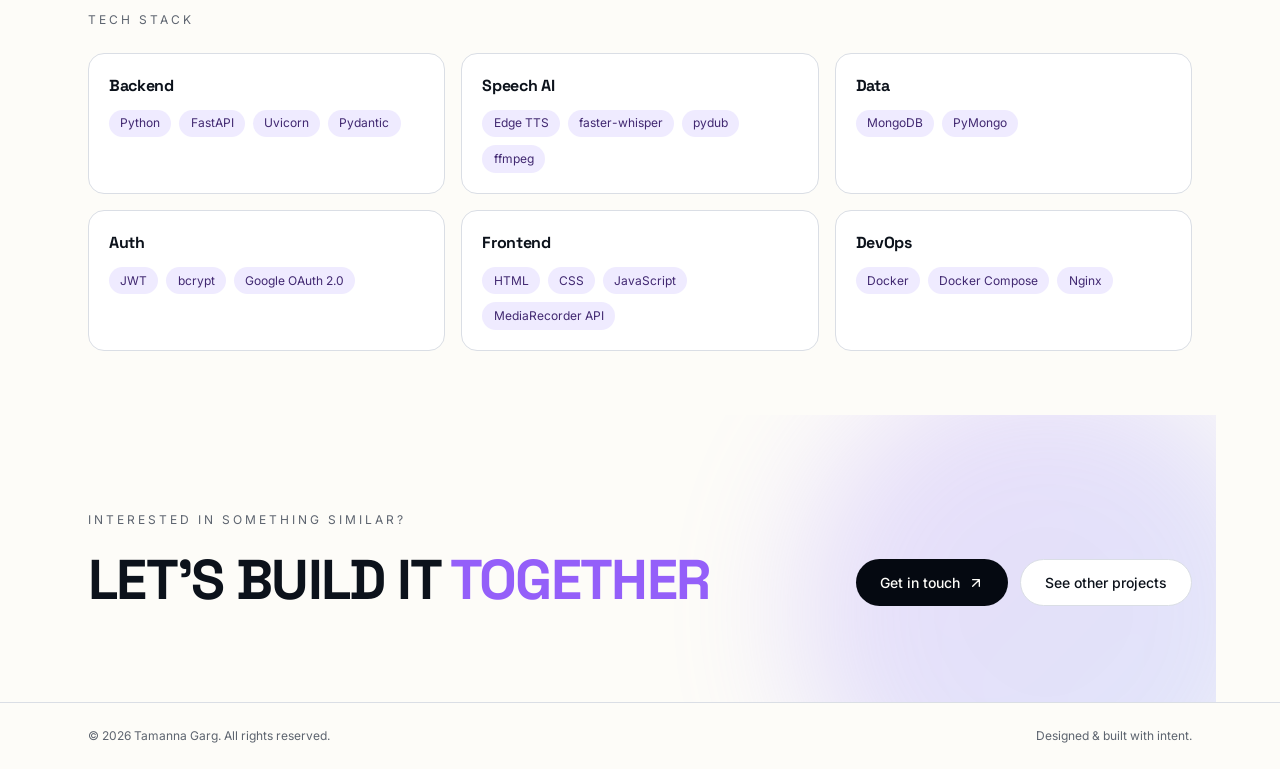
<file: projects/voiceforge.html>
<!DOCTYPE html>
<html lang="en">
<head>
  <meta charset="UTF-8" />
  <meta name="viewport" content="width=device-width, initial-scale=1.0" />
  <title>VoiceForge | Tamanna Garg</title>
  <meta name="description" content="VoiceForge: a full-stack AI text-to-speech and speech-to-text platform built with FastAPI, Edge TTS, faster-whisper, MongoDB and Docker." />
  <meta name="author" content="Tamanna Garg" />
  <meta property="og:title" content="VoiceForge | Tamanna Garg" />
  <meta property="og:description" content="AI text-to-speech in 20 neural voices and offline speech-to-text with Whisper." />
  <meta property="og:type" content="article" />
  <link rel="icon" href="../assets/favicon.svg" type="image/svg+xml" />
  <link rel="preconnect" href="https://fonts.googleapis.com" />
  <link rel="preconnect" href="https://fonts.gstatic.com" crossorigin />
  <link rel="stylesheet" href="https://fonts.googleapis.com/css2?family=Inter:wght@400;500;600&family=Space+Grotesk:wght@500;700&display=swap" />
  <link rel="stylesheet" href="../css/style.css" />
  <script>
    // Apply the saved theme before the page paints, so there is no flash.
    (function () {
      try {
        var t = localStorage.getItem("theme");
        if (t === "light" || t === "dark") document.documentElement.setAttribute("data-theme", t);
      } catch (e) {}
    })();
  </script>
</head>
<body>
  <!-- NAV -->
  <header class="site-header">
    <div class="container nav-row">
      <a href="../index.html" class="brand">
        <span class="brand-mark">TG</span>
        <span class="brand-name">Tamanna Garg</span>
      </a>
      <nav class="nav-links" id="nav-links" aria-label="Main">
        <a href="../index.html#work">Work</a>
        <a href="../index.html#journey">Journey</a>
        <a href="../index.html#skills">Skills</a>
        <a href="../index.html#about">About</a>
        <a href="../index.html#contact">Contact</a>
      </nav>
      <div class="nav-actions">
        <div class="theme-switch" role="group" aria-label="Color theme">
          <button type="button" data-theme-option="light" aria-pressed="false" aria-label="Light theme" title="Light">
            <svg class="icon" viewBox="0 0 24 24"><circle cx="12" cy="12" r="4"/><path d="M12 2v2M12 20v2M4.9 4.9l1.4 1.4M17.7 17.7l1.4 1.4M2 12h2M20 12h2M4.9 19.1l1.4-1.4M17.7 6.3l1.4-1.4"/></svg>
          </button>
          <button type="button" data-theme-option="dark" aria-pressed="false" aria-label="Dark theme" title="Dark">
            <svg class="icon" viewBox="0 0 24 24"><path d="M21 12.8A9 9 0 1 1 11.2 3a7 7 0 0 0 9.8 9.8z"/></svg>
          </button>
          <button type="button" data-theme-option="system" aria-pressed="true" aria-label="Use system theme" title="System">
            <svg class="icon" viewBox="0 0 24 24"><rect x="2" y="4" width="20" height="13" rx="2"/><path d="M8 21h8M12 17v4"/></svg>
          </button>
        </div>
        <button class="menu-toggle" id="menu-toggle" aria-label="Open menu" aria-expanded="false" aria-controls="nav-links">
          <span></span><span></span><span></span>
        </button>
        <a href="../index.html#contact" class="icon-btn" aria-label="Contact">
          <svg class="icon" viewBox="0 0 24 24"><path d="M7 17 17 7M7 7h10v10"/></svg>
        </a>
      </div>
    </div>
  </header>

  <main>
    <!-- HERO -->
    <section class="hero">
      <div class="container detail-hero">
        <a href="../index.html#work" class="back-link">
          <svg class="icon" viewBox="0 0 24 24"><path d="M19 12H5M12 19l-7-7 7-7"/></svg>
          All projects
        </a>
        <div class="detail-hero-grid">
          <div class="reveal">
            <p class="eyebrow">Full-stack AI project · Text-to-speech &amp; speech-to-text</p>
            <h1 class="display detail-title">VOICE<span class="accent">FORGE</span></h1>
            <p class="detail-tagline">AI text-to-speech &amp; speech-to-text platform</p>
            <p class="lead">
              A complete voice platform with accounts, a studio editor and history. Turn any text into natural speech with 20 neural voices in 6 languages, or record and upload audio and get an editable transcript back, transcribed offline with Whisper.
            </p>
            <div class="hero-ctas">
              <a href="#how" class="btn btn-dark">
                How it works
                <svg class="icon" viewBox="0 0 24 24"><path d="M12 5v14M19 12l-7 7-7-7"/></svg>
              </a>
              <!-- Update if the repository name is different -->
              <a href="https://github.com/TamannaGargApp/test-to-speech" target="_blank" rel="noopener" class="btn btn-ghost"><svg class="icon" viewBox="0 0 24 24"><path d="M9 19c-4.3 1.4-4.3-2.5-6-3m12 5v-3.5c0-1 .1-1.4-.5-2 2.8-.3 5.5-1.4 5.5-6a4.6 4.6 0 0 0-1.3-3.2 4.2 4.2 0 0 0-.1-3.2s-1.1-.3-3.5 1.3a12.3 12.3 0 0 0-6.2 0C6.5 2.8 5.4 3.1 5.4 3.1a4.2 4.2 0 0 0-.1 3.2A4.6 4.6 0 0 0 4 9.5c0 4.6 2.7 5.7 5.5 6-.6.6-.6 1.2-.5 2V21"/></svg> View on GitHub</a>
            </div>
          </div>
          <div class="reveal">
            <div class="visual visual-tts detail-visual" aria-hidden="true">
            <div class="tts-window">
              <div class="vd-bar"><i></i><i></i><i></i><span>VoiceForge Studio</span></div>
              <div class="tts-body">
                <div class="tts-text">Welcome to VoiceForge. Type any text and hear it read aloud in a natural voice.</div>
                <div class="tts-controls"><span class="on">Aria · EN-US</span><span>Speed 1.0×</span><span>Pitch 0</span><span>MP3</span></div>
                <div class="tts-player"><span class="tts-play"><svg viewBox="0 0 24 24"><path d="M7 4v16l13-8z"/></svg></span><div class="wave"><i style="height:8px"></i><i style="height:14px"></i><i style="height:22px"></i><i style="height:12px"></i><i style="height:26px"></i><i style="height:18px"></i><i style="height:30px"></i><i style="height:16px"></i><i style="height:24px"></i><i style="height:10px"></i><i style="height:20px"></i><i style="height:28px"></i><i style="height:14px"></i><i style="height:22px"></i><i style="height:9px"></i><i style="height:18px"></i><i style="height:26px"></i><i style="height:12px"></i><i style="height:20px"></i><i style="height:15px"></i><i style="height:24px"></i><i style="height:11px"></i><i style="height:17px"></i><i style="height:8px"></i><i style="height:13px"></i><i style="height:21px"></i><i style="height:16px"></i><i style="height:10px"></i><i style="height:19px"></i><i style="height:12px"></i><i style="height:7px"></i><i style="height:14px"></i></div><span class="tts-time">0:06</span></div>
              </div>
            </div>
          </div>
          </div>
        </div>
      </div>
      <div class="blob blob-hero"></div>
    </section>

    <!-- KEY NUMBERS -->
    <section class="container stats reveal" aria-label="Key numbers">
      <div class="stat"><p class="stat-num">20</p><p class="stat-label">neural voices, male and female</p></div>
      <div class="stat"><p class="stat-num">6</p><p class="stat-label">languages: English, Hindi, Spanish, French, German, Japanese</p></div>
      <div class="stat"><p class="stat-num">25 MB</p><p class="stat-label">audio uploads for transcription, 6 formats</p></div>
      <div class="stat"><p class="stat-num">3</p><p class="stat-label">Docker containers: frontend, backend, MongoDB</p></div>
    </section>

    <!-- OVERVIEW + ROLE -->
    <section class="container section">
      <div class="detail-two">
        <div class="reveal">
          <p class="eyebrow">The idea</p>
          <h2 class="detail-h2">Voice tools in both directions, in one place.</h2>
          <p class="muted">
            Most tools either read text aloud or transcribe speech, rarely both. VoiceForge does both and connects them: a transcript can be edited and sent straight to the Studio to be spoken again. Every user has their own account, and every generation and transcript is saved to their history.
          </p>
        </div>
        <div class="role-card reveal">
          <p class="eyebrow">What I built</p>
          <ul class="job-points">
            <li>A FastAPI backend with routes for auth, text-to-speech, speech-to-text and history.</li>
            <li>Text-to-speech with Edge neural voices, speed and pitch control, and MP3 or WAV export.</li>
            <li>Offline speech-to-text with faster-whisper, with language auto-detection.</li>
            <li>Email and Google sign-in with bcrypt password hashing and JWT tokens.</li>
            <li>A no-build HTML, CSS and JavaScript frontend, and Docker Compose with Nginx to run it all.</li>
          </ul>
        </div>
      </div>
    </section>

    <!-- HOW IT WORKS -->
    <section id="how" class="container section">
      <p class="eyebrow">How it works</p>
      <h2 class="detail-h2 reveal">From text to voice, and back again</h2>
      <p class="muted detail-intro reveal">
        The browser talks to the backend through an Nginx reverse proxy. Each request carries a JWT, so every result is saved to the right user's history in MongoDB.
      </p>
      <div class="pipeline-grid">
        <div class="pipeline-card reveal">
          <h3>1 · Text to speech</h3>
          <ol class="pipe">
            <li>User writes text in the Studio and picks a voice</li>
            <li>Speed (0.5× to 2×) and pitch (−10 to +10) are converted to Edge TTS rate and Hz</li>
            <li>Edge TTS generates the audio as MP3</li>
            <li>Optional WAV export with pydub and ffmpeg</li>
            <li>The audio file is returned and the request is saved to history</li>
          </ol>
        </div>
        <div class="pipeline-card reveal">
          <h3>2 · Speech to text</h3>
          <ol class="pipe">
            <li>Record with the microphone or drag in an audio file</li>
            <li>Backend checks the file is not empty and is under 25 MB</li>
            <li>faster-whisper transcribes on the CPU with int8 and voice activity detection</li>
            <li>Language is auto-detected unless the user picks one</li>
            <li>Text, language and duration are returned and saved</li>
          </ol>
        </div>
        <div class="pipeline-card reveal">
          <h3>3 · Accounts &amp; history</h3>
          <ol class="pipe">
            <li>Register with email and password, or continue with Google</li>
            <li>Backend issues a JWT that expires after 24 hours</li>
            <li>Every API route checks the Bearer token</li>
            <li>History and transcripts are stored per user in MongoDB</li>
            <li>Search past generations from the History page</li>
          </ol>
        </div>
      </div>

      <div class="ai-highlights">
        <div class="hl reveal"><p class="hl-title">Offline transcription</p><p class="muted small">Whisper runs locally, so audio is never sent to a third-party API. The model downloads once and is reused.</p></div>
        <div class="hl reveal"><p class="hl-title">Choose speed or accuracy</p><p class="muted small">One setting switches the Whisper model from tiny to large-v3, trading speed for accuracy.</p></div>
        <div class="hl reveal"><p class="hl-title">Round trip</p><p class="muted small">Copy a transcript, download it as .txt, have it read aloud, or open it in the Studio to turn it back into speech.</p></div>
        <div class="hl reveal"><p class="hl-title">Developer API</p><p class="muted small">Every feature is a documented REST endpoint, with an API page showing code examples.</p></div>
      </div>
    </section>

    <!-- PAGES -->
    <section class="container section">
      <p class="eyebrow">Inside the app</p>
      <div class="feature-grid">
        <div class="feature reveal"><h3>Landing page</h3><p class="muted small">Marketing page with a live demo of the voices.</p></div>
        <div class="feature reveal"><h3>Dashboard</h3><p class="muted small">Overview of usage stats with a quick-generate box.</p></div>
        <div class="feature reveal"><h3>Studio</h3><p class="muted small">Full text-to-speech editor with voice, speed, pitch and format controls.</p></div>
        <div class="feature reveal"><h3>Speech to text</h3><p class="muted small">Record or upload audio, edit the transcript and see recent transcripts.</p></div>
        <div class="feature reveal"><h3>History</h3><p class="muted small">Every past generation, searchable and ready to replay.</p></div>
        <div class="feature reveal"><h3>Voice library</h3><p class="muted small">Browse and preview all 20 voices by language, gender and accent.</p></div>
        <div class="feature reveal"><h3>Voice cloning</h3><p class="muted small">Interface for the planned Pro voice-cloning feature.</p></div>
        <div class="feature reveal"><h3>API reference</h3><p class="muted small">API key, endpoint docs and ready-to-copy code examples.</p></div>
        <div class="feature reveal"><h3>Sign in</h3><p class="muted small">Email and password or Google sign-in on the login and register pages.</p></div>
      </div>
    </section>

    <!-- SECURITY -->
    <section class="container section">
      <div class="about-card reveal">
        <div>
          <p class="eyebrow">Security</p>
          <h2 class="detail-h2">Accounts that are safe by default.</h2>
          <p class="muted">Google sign-in tokens are verified on the backend before an account is created or logged in, and secrets stay in an .env file that is never committed.</p>
        </div>
        <ul class="check-list">
          <li>Passwords hashed with bcrypt</li>
          <li>JWT signed with HS256, 24-hour expiry</li>
          <li>Google ID token verified on the server</li>
          <li>One-time nonce checked on Google sign-in</li>
          <li>Bearer token required on every API route</li>
          <li>Upload size limit on audio files</li>
        </ul>
      </div>
    </section>

    <!-- TECH STACK -->
    <section class="container section">
      <p class="eyebrow">Tech stack</p>
      <div class="skill-groups">
        <div class="skill-group reveal"><h3>Backend</h3><ul class="tags"><li>Python</li><li>FastAPI</li><li>Uvicorn</li><li>Pydantic</li></ul></div>
        <div class="skill-group reveal"><h3>Speech AI</h3><ul class="tags"><li>Edge TTS</li><li>faster-whisper</li><li>pydub</li><li>ffmpeg</li></ul></div>
        <div class="skill-group reveal"><h3>Data</h3><ul class="tags"><li>MongoDB</li><li>PyMongo</li></ul></div>
        <div class="skill-group reveal"><h3>Auth</h3><ul class="tags"><li>JWT</li><li>bcrypt</li><li>Google OAuth 2.0</li></ul></div>
        <div class="skill-group reveal"><h3>Frontend</h3><ul class="tags"><li>HTML</li><li>CSS</li><li>JavaScript</li><li>MediaRecorder API</li></ul></div>
        <div class="skill-group reveal"><h3>DevOps</h3><ul class="tags"><li>Docker</li><li>Docker Compose</li><li>Nginx</li></ul></div>
      </div>
    </section>

    <!-- NEXT -->
    <section class="container section contact">
      <div class="next-card reveal">
        <div>
          <p class="eyebrow">Interested in something similar?</p>
          <h2 class="display contact-title">LET'S BUILD IT <span class="accent">TOGETHER</span></h2>
        </div>
        <div class="hero-ctas">
          <a href="mailto:Tamannagarg1304@gmail.com" class="btn btn-dark">
            Get in touch
            <svg class="icon" viewBox="0 0 24 24"><path d="M7 17 17 7M7 7h10v10"/></svg>
          </a>
          <a href="../index.html#work" class="btn btn-ghost">See other projects</a>
        </div>
      </div>
      <div class="blob blob-contact"></div>
    </section>
  </main>

  <footer class="site-footer">
    <div class="container footer-row">
      <p>© <span id="year">2026</span> Tamanna Garg. All rights reserved.</p>
      <p>Designed &amp; built with intent.</p>
    </div>
  </footer>

  <script src="../js/main.js"></script>
</body>
</html>
</file>
<file: css/style.css>
/* ===== Design tokens (same palette as the original Tailwind theme) ===== */
:root {
  --radius: 0.75rem;
  --background: oklch(0.99 0.005 90);
  --foreground: oklch(0.18 0.02 260);
  --ink: oklch(0.14 0.02 260);
  --card: oklch(1 0 0);
  --primary-foreground: oklch(0.99 0.005 90);
  --muted: oklch(0.96 0.008 260);
  --muted-foreground: oklch(0.5 0.02 260);
  --accent: oklch(0.62 0.22 295);
  --lavender: oklch(0.88 0.06 295);
  --lavender-soft: oklch(0.95 0.03 295);
  --mint: oklch(0.93 0.06 155);
  --border: oklch(0.9 0.01 260);
  --gradient-hero: linear-gradient(180deg, oklch(0.97 0.02 295) 0%, oklch(0.99 0.005 90) 100%);
  --gradient-accent: linear-gradient(135deg, oklch(0.7 0.2 295), oklch(0.75 0.18 270));
  --shadow-soft: 0 20px 60px -25px oklch(0.5 0.15 295 / 0.25);
  --shadow-card: 0 10px 40px -20px oklch(0.3 0.05 260 / 0.15);
  --header-bg: oklch(0.99 0.005 90 / 0.7);
  --tag-fg: oklch(0.35 0.12 295);
  --mint-fg: oklch(0.4 0.12 155);
  --num-fg: oklch(0.5 0.02 260 / 0.2);
  --doclink-end: oklch(0.97 0.02 250);
  --flow-end: oklch(0.97 0.03 170);
  color-scheme: light;
  --font-display: "Space Grotesk", ui-sans-serif, system-ui, sans-serif;
  --font-sans: "Inter", ui-sans-serif, system-ui, sans-serif;
}

/* ===== Base ===== */
*, *::before, *::after { box-sizing: border-box; border-color: var(--border); }
html { scroll-behavior: smooth; scroll-padding-top: 72px; }
body {
  margin: 0;
  background: var(--background);
  color: var(--foreground);
  font-family: var(--font-sans);
  line-height: 1.5;
  -webkit-font-smoothing: antialiased;
  overflow-x: hidden;
}
h1, h2, h3, h4 { font-family: var(--font-display); letter-spacing: -0.02em; margin: 0; }
p { margin: 0; }
img { display: block; max-width: 100%; height: auto; }
a { color: inherit; text-decoration: none; }
ul { margin: 0; padding: 0; list-style: none; }

.container { max-width: 72rem; margin: 0 auto; padding-left: 1.5rem; padding-right: 1.5rem; }
.section { padding-top: 4rem; padding-bottom: 4rem; }
.stack > * + * { margin-top: 2rem; }

.display { font-family: var(--font-display); font-weight: 700; letter-spacing: -0.03em; line-height: 0.95; }
.accent { color: var(--accent); }
.eyebrow { font-size: 0.75rem; letter-spacing: 0.25em; text-transform: uppercase; color: var(--muted-foreground); margin-bottom: 1.5rem; }
.muted { color: var(--muted-foreground); line-height: 1.65; }
.small { font-size: 0.875rem; }
.lead { margin-top: 2rem; color: var(--muted-foreground); max-width: 28rem; line-height: 1.65; }
.tiny-label { font-size: 0.65rem; letter-spacing: 0.15em; text-transform: uppercase; color: var(--muted-foreground); }

.icon { width: 1rem; height: 1rem; fill: none; stroke: currentColor; stroke-width: 2; stroke-linecap: round; stroke-linejoin: round; flex-shrink: 0; }
.icon-sm { width: 0.75rem; height: 0.75rem; }
.icon-accent { width: 1.25rem; height: 1.25rem; color: var(--accent); }

/* ===== Buttons ===== */
.btn {
  display: inline-flex; align-items: center; gap: 0.5rem;
  border-radius: 999px; padding: 0.75rem 1.5rem;
  font-size: 0.875rem; font-weight: 500;
  transition: opacity .2s, background .2s;
}
.btn-dark { background: var(--ink); color: var(--primary-foreground); }
.btn-dark:hover { opacity: 0.9; }
.btn-ghost { border: 1px solid var(--border); background: var(--card); }
.btn-ghost:hover { background: var(--muted); }
.icon-btn {
  display: inline-flex; align-items: center; justify-content: center;
  width: 2.25rem; height: 2.25rem; border-radius: 999px;
  background: var(--ink); color: var(--primary-foreground);
}
.link-arrow { margin-top: 2rem; display: inline-flex; align-items: center; gap: 0.5rem; font-size: 0.875rem; font-weight: 500; }
.link-arrow:hover { color: var(--accent); }

/* ===== Header ===== */
.site-header {
  position: sticky; top: 0; z-index: 40;
  backdrop-filter: blur(12px); -webkit-backdrop-filter: blur(12px);
  background: var(--header-bg);
  border-bottom: 1px solid var(--border);
}
.nav-row { display: flex; align-items: center; justify-content: space-between; padding-top: 1rem; padding-bottom: 1rem; }
.brand { display: flex; align-items: center; gap: 0.5rem; }
.brand-mark {
  display: inline-flex; align-items: center; justify-content: center;
  width: 2.25rem; height: 2.25rem; border-radius: 0.375rem;
  background: var(--ink); color: var(--primary-foreground);
  font-family: var(--font-display); font-weight: 700; font-size: 0.875rem;
}
.brand-name { font-size: 0.875rem; font-weight: 500; }
.nav-links { display: flex; align-items: center; gap: 2rem; font-size: 0.875rem; }
.nav-links a { color: var(--muted-foreground); transition: color .2s; }
.nav-links a:hover, .nav-links a.active { color: var(--foreground); }
.nav-actions { display: flex; align-items: center; gap: 0.5rem; }
.menu-toggle {
  display: none; width: 2.25rem; height: 2.25rem; border: 1px solid var(--border);
  border-radius: 999px; background: var(--card); cursor: pointer;
  flex-direction: column; align-items: center; justify-content: center; gap: 3px;
}
.menu-toggle span { display: block; width: 14px; height: 1.5px; background: var(--foreground); transition: transform .2s, opacity .2s; }
.menu-toggle[aria-expanded="true"] span:nth-child(1) { transform: translateY(4.5px) rotate(45deg); }
.menu-toggle[aria-expanded="true"] span:nth-child(2) { opacity: 0; }
.menu-toggle[aria-expanded="true"] span:nth-child(3) { transform: translateY(-4.5px) rotate(-45deg); }

/* ===== Hero ===== */
.hero { position: relative; overflow: hidden; background: var(--gradient-hero); }
.hero-grid { display: grid; gap: 3rem; align-items: center; padding-top: 4rem; padding-bottom: 6rem; position: relative; z-index: 1; }
.hero-title { font-size: 3rem; }
.hero-ctas { margin-top: 2.5rem; display: flex; flex-wrap: wrap; gap: 0.75rem; }
.hero-media { position: relative; }
.hero-photo { border-radius: 1.5rem; overflow: hidden; box-shadow: var(--shadow-soft); }
.hero-photo img { width: 100%; object-fit: cover; }
.floating-card {
  position: absolute; bottom: -1rem; left: -1rem; max-width: 190px;
  background: var(--card); border: 1px solid var(--border); border-radius: 0.75rem;
  padding: 0.75rem 1rem; box-shadow: var(--shadow-card);
}
.floating-text { font-size: 0.75rem; font-weight: 500; margin-top: 0.25rem; }
.blob { position: absolute; border-radius: 999px; background: var(--gradient-accent); filter: blur(64px); pointer-events: none; }
.blob-hero { width: 24rem; height: 24rem; right: -8rem; bottom: -8rem; opacity: 0.2; }
.blob-contact { width: 500px; height: 500px; right: -5rem; bottom: -10rem; opacity: 0.25; z-index: 0; }

/* ===== Stats ===== */
.stats { display: grid; grid-template-columns: repeat(2, 1fr); gap: 1rem; padding-top: 3rem; }
.stat { border: 1px solid var(--border); background: var(--card); border-radius: 1rem; padding: 1.25rem; }
.stat-num { font-family: var(--font-display); font-weight: 700; font-size: 1.75rem; letter-spacing: -0.02em; }
.stat-label { margin-top: 0.25rem; font-size: 0.8rem; color: var(--muted-foreground); }

/* ===== Projects ===== */
.project-card {
  position: relative; overflow: hidden;
  border: 1px solid var(--border); background: var(--card); border-radius: 1.5rem;
  padding: 1.5rem; display: grid; gap: 2rem; align-items: center;
}
.project-card > div { position: relative; z-index: 1; }
.project-media img { border-radius: 1rem; width: 100%; }
.project-title { margin-top: -0.5rem; font-weight: 700; font-size: 1.875rem; padding-right: 4rem; }
.project-sub { margin-top: 0.5rem; font-weight: 500; }
.project-card .muted { margin-top: 1rem; }
.project-num {
  position: absolute; top: 1.5rem; right: 1.5rem;
  font-family: var(--font-display); font-size: 3.75rem; line-height: 1;
  color: var(--num-fg);
}
.tags { margin-top: 1.25rem; display: flex; flex-wrap: wrap; gap: 0.5rem; }
.tags li { font-size: 0.75rem; padding: 0.3rem 0.7rem; border-radius: 999px; background: var(--lavender-soft); color: var(--tag-fg); }
.order-1 { order: 1; }
.order-2 { order: 2; }
.media-wrap { position: relative; }
.media-chip {
  position: absolute; bottom: 1rem; right: 1rem; left: 1rem; width: fit-content; margin-left: auto;
  display: flex; align-items: center; gap: 0.5rem;
  background: var(--card); border: 1px solid var(--border); border-radius: 0.75rem;
  padding: 0.5rem 0.75rem; font-size: 0.75rem; box-shadow: var(--shadow-card);
}

/* Illustrated project visuals (no image needed) */
.visual { border-radius: 1rem; padding: 1.5rem; min-height: 280px; }
.visual-doclink { background: linear-gradient(135deg, var(--lavender-soft), var(--doclink-end)); display: flex; align-items: center; }
.vd-window { width: 100%; background: var(--card); border-radius: 0.75rem; box-shadow: var(--shadow-soft); overflow: hidden; border: 1px solid var(--border); }
.vd-bar { display: flex; align-items: center; gap: 0.35rem; padding: 0.6rem 0.8rem; border-bottom: 1px solid var(--border); font-size: 0.7rem; color: var(--muted-foreground); }
.vd-bar i { width: 8px; height: 8px; border-radius: 50%; background: var(--border); }
.vd-bar span { margin-left: 0.5rem; }
.vd-body { display: grid; grid-template-columns: 1fr 1.6fr; gap: 0.75rem; padding: 0.8rem; }
.vd-docs { display: flex; flex-direction: column; gap: 0.4rem; }
.vd-doc { font-size: 0.65rem; padding: 0.45rem; border-radius: 0.4rem; background: var(--muted); overflow: hidden; text-overflow: ellipsis; white-space: nowrap; }
.vd-doc b { color: var(--accent); margin-right: 0.25rem; }
.vd-chat { display: flex; flex-direction: column; gap: 0.5rem; }
.vd-msg { font-size: 0.7rem; padding: 0.5rem 0.65rem; border-radius: 0.6rem; line-height: 1.4; }
.vd-user { align-self: flex-end; background: var(--ink); color: var(--primary-foreground); max-width: 90%; }
.vd-ai { background: var(--lavender-soft); }
.vd-cite { display: inline-block; margin-top: 0.25rem; color: var(--accent); font-weight: 500; }

.visual-flow { background: linear-gradient(135deg, var(--mint), var(--flow-end)); display: flex; flex-direction: column; justify-content: center; position: relative; }
.flow-step { display: flex; align-items: center; gap: 0.75rem; background: var(--card); border: 1px solid var(--border); border-radius: 0.75rem; padding: 0.65rem 0.9rem; font-size: 0.8rem; font-weight: 500; box-shadow: var(--shadow-card); }
.flow-dot { display: inline-flex; align-items: center; justify-content: center; width: 1.5rem; height: 1.5rem; border-radius: 50%; background: var(--ink); color: var(--primary-foreground); font-size: 0.7rem; flex-shrink: 0; }
.flow-done .flow-dot { background: oklch(0.6 0.15 155); }
.flow-line { width: 2px; height: 0.9rem; background: oklch(0.6 0.08 155 / 0.5); margin-left: 1.6rem; }
.flow-badge { align-self: flex-end; margin-top: 1rem; font-size: 0.7rem; font-weight: 600; padding: 0.35rem 0.75rem; border-radius: 999px; background: var(--ink); color: var(--primary-foreground); }

/* ===== Projects carousel (one project at a time) ===== */
.carousel { position: relative; }
.carousel-btn {
  position: absolute; z-index: 5; top: 50%; transform: translateY(-50%);
  display: inline-flex; align-items: center; justify-content: center;
  width: 2.75rem; height: 2.75rem; border-radius: 999px; cursor: pointer;
  border: 1px solid var(--border); background: var(--card); color: var(--foreground);
  box-shadow: var(--shadow-card);
  transition: background .2s, color .2s, opacity .2s;
}
.carousel-prev { left: -0.75rem; }
.carousel-next { right: -0.75rem; }
.carousel-btn:disabled { opacity: 0; pointer-events: none; }
@media (hover: hover) {
  .carousel-btn:hover:not(:disabled) { background: var(--ink); color: var(--primary-foreground); }
}
.project-track {
  display: flex; overflow-x: auto; overscroll-behavior-x: contain;
  scroll-snap-type: x mandatory; scroll-behavior: smooth;
  scrollbar-width: none;
}
.project-track::-webkit-scrollbar { display: none; }
.project-track:focus-visible { outline: 2px solid var(--accent); outline-offset: 4px; border-radius: 1.5rem; }
.project-track .project-card { flex: 0 0 100%; scroll-snap-align: start; }
.carousel-dots { display: flex; justify-content: center; gap: 0.4rem; margin-top: 1.25rem; }
.carousel-dots button { width: 8px; height: 8px; padding: 0; border: 0; border-radius: 999px; background: var(--border); cursor: pointer; transition: width .25s, background .25s; }
.carousel-dots button.active { width: 22px; background: var(--accent); }
@media (max-width: 767px) {
  /* image on top, arrows centred on the image */
  .project-track .project-card > div { order: 1; }
  .project-track .project-card > .project-media { order: 0; }
  .project-track .project-media img, .project-track .visual { height: 220px; width: 100%; object-fit: cover; min-height: 0; overflow: hidden; }
  .project-track .visual { padding: 1rem; }
  .project-track .visual-flow { justify-content: flex-start; }
  .project-track .visual-doclink { align-items: flex-start; }
  .project-track .flow-step { padding: 0.35rem 0.65rem; font-size: 0.7rem; }
  .project-track .flow-line { height: 0.45rem; }
  .project-track .flow-badge { margin-top: 0.5rem; }
  .project-track .project-num { top: auto; bottom: 1rem; right: 1.25rem; font-size: 3rem; }
  .project-track .project-title { padding-right: 0; }
  .carousel-btn { top: calc(1.5rem + 110px); width: 2.5rem; height: 2.5rem; }
  .carousel-prev { left: -0.5rem; }
  .carousel-next { right: -0.5rem; }
}
@media (min-width: 768px) {
  .project-track .project-card { padding: 2.5rem 3.5rem; }
  .project-track .project-media img, .project-track .visual { height: 340px; width: 100%; object-fit: cover; }
  .carousel-prev { left: -1.375rem; }
  .carousel-next { right: -1.375rem; }
}

/* ===== Experience ===== */
.timeline { display: flex; flex-direction: column; gap: 1rem; }
.job { border: 1px solid var(--border); background: var(--card); border-radius: 1.5rem; padding: 1.5rem; }
.job-head { display: flex; flex-wrap: wrap; justify-content: space-between; gap: 0.5rem 1rem; align-items: flex-start; }
.job-role { font-size: 1.25rem; font-weight: 700; }
.job-company { color: var(--muted-foreground); font-size: 0.9rem; margin-top: 0.15rem; }
.job-date { font-size: 0.75rem; padding: 0.3rem 0.75rem; border-radius: 999px; background: var(--muted); color: var(--muted-foreground); white-space: nowrap; }
.job-points { margin-top: 1rem; display: flex; flex-direction: column; gap: 0.5rem; }
.job-points li { position: relative; padding-left: 1.1rem; color: var(--muted-foreground); font-size: 0.925rem; line-height: 1.6; }
.job-points li::before { content: ""; position: absolute; left: 0; top: 0.6em; width: 6px; height: 6px; border-radius: 50%; background: var(--accent); }

/* ===== Skills ===== */
.skill-chips { display: grid; grid-template-columns: repeat(2, 1fr); gap: 1rem; }
.chip { display: flex; align-items: center; gap: 0.75rem; border: 1px solid var(--border); background: var(--card); border-radius: 1rem; padding: 1rem; font-size: 0.875rem; font-weight: 500; }
.dot { width: 0.75rem; height: 0.75rem; border-radius: 999px; flex-shrink: 0; }
.skill-groups { margin-top: 1.5rem; display: grid; gap: 1rem; }
.skill-group { border: 1px solid var(--border); background: var(--card); border-radius: 1rem; padding: 1.25rem; }
.skill-group h3 { font-size: 1rem; font-weight: 700; }
.skill-group .tags { margin-top: 0.75rem; }

/* ===== About ===== */
.about-card { border: 1px solid var(--border); background: var(--card); border-radius: 1.5rem; padding: 1.5rem; display: grid; gap: 2.5rem; align-items: center; }
.about-title { font-weight: 700; font-size: 1.875rem; line-height: 1.2; }
.about-card .muted { margin-top: 1.5rem; }
.about-photo {
  width: 220px; aspect-ratio: 1; margin: 0 auto; border-radius: 50%; overflow: hidden;
  border: 6px solid var(--card); box-shadow: 0 0 0 2px var(--lavender), var(--shadow-soft);
}
.about-photo img { width: 100%; height: 100%; object-fit: cover; object-position: 50% 18%; }
.edu { margin-top: 1.5rem; padding: 1rem 1.25rem; border-radius: 1rem; background: var(--lavender-soft); }
.edu-title { font-weight: 600; margin-top: 0.25rem; }
.edu .muted { margin-top: 0.1rem; }

/* ===== Contact ===== */
.contact { position: relative; overflow: hidden; padding-top: 6rem; padding-bottom: 6rem; }
.contact-grid { display: grid; gap: 3rem; align-items: start; position: relative; z-index: 1; }
.contact-title { font-size: 2.75rem; }
.contact .lead { margin-top: 1.5rem; margin-bottom: 2rem; }
.contact-links { display: flex; flex-direction: column; gap: 1rem; }
.contact-card { display: flex; align-items: center; gap: 1rem; border: 1px solid var(--border); background: var(--card); border-radius: 1rem; padding: 1.25rem; transition: box-shadow .2s; min-width: 0; }
.contact-card:not(.static):hover { box-shadow: var(--shadow-card); }
.contact-card > div { min-width: 0; }
.contact-value { font-size: 0.875rem; font-weight: 500; overflow-wrap: anywhere; }

/* ===== Footer ===== */
.site-footer { border-top: 1px solid var(--border); }
.footer-row { display: flex; flex-direction: column; align-items: center; justify-content: space-between; gap: 0.5rem; padding-top: 1.5rem; padding-bottom: 1.5rem; font-size: 0.75rem; color: var(--muted-foreground); }

/* ===== Reveal on scroll ===== */
.js .reveal { opacity: 0; transform: translateY(16px); transition: opacity .6s ease, transform .6s ease; }
.js .reveal.visible { opacity: 1; transform: none; }
@media (prefers-reduced-motion: reduce) {
  html { scroll-behavior: auto; }
  .js .reveal { opacity: 1; transform: none; transition: none; }
}

/* ===== Responsive ===== */
@media (max-width: 767px) {
  .menu-toggle { display: inline-flex; }
  .brand-name { display: none; }
  .nav-links {
    display: none; position: absolute; top: 100%; left: 0; right: 0;
    flex-direction: column; align-items: stretch; gap: 0;
    background: var(--background); border-bottom: 1px solid var(--border);
    padding: 0.5rem 1.5rem 1rem;
  }
  .nav-links.open { display: flex; }
  .nav-links a { padding: 0.75rem 0; border-bottom: 1px solid var(--border); }
  .nav-links a:last-child { border-bottom: 0; }
  .vd-body { grid-template-columns: 1fr; }
  .vd-docs { flex-direction: row; overflow: hidden; }
  .vd-doc { flex: 1; min-width: 0; }
}
@media (min-width: 640px) {
  .brand-name { display: inline; }
  .stats { grid-template-columns: repeat(4, 1fr); }
  .skill-chips { grid-template-columns: repeat(3, 1fr); }
  .skill-groups { grid-template-columns: repeat(2, 1fr); }
  .footer-row { flex-direction: row; }
}
@media (min-width: 768px) {
  .hero-grid, .project-card, .about-card, .contact-grid { grid-template-columns: 1fr 1fr; }
  .hero-title { font-size: 3.75rem; }
  .floating-card { bottom: 1.5rem; left: -1.5rem; }
  .project-card, .about-card { padding: 2.5rem; }
  .project-title, .about-title { font-size: 2.25rem; }
  .project-num { top: 2rem; right: 2.5rem; font-size: 4.5rem; }
  .order-1 { order: 2; }
  .order-2 { order: 1; }
  .skill-chips { grid-template-columns: repeat(6, 1fr); }
  .skill-groups { grid-template-columns: repeat(3, 1fr); }
  .contact-title { font-size: 3.75rem; }
  .contact-links { padding-top: 2rem; }
  .job { padding: 2rem; }
}
@media (min-width: 1024px) {
  .hero-title { font-size: 4.5rem; }
}

/* ===== Project card links ===== */
.project-links { margin-top: 1.5rem; display: flex; flex-wrap: wrap; gap: 0.6rem; }
.project-links .btn { padding: 0.6rem 1.1rem; font-size: 0.8rem; }

/* ===== Project detail page ===== */
.detail-hero { position: relative; z-index: 1; padding-top: 2rem; padding-bottom: 5rem; }
.back-link { display: inline-flex; align-items: center; gap: 0.5rem; font-size: 0.85rem; color: var(--muted-foreground); margin-bottom: 2.5rem; }
.back-link:hover { color: var(--foreground); }
.detail-hero-grid { display: grid; gap: 3rem; align-items: center; }
.detail-title { font-size: 3.5rem; }
.detail-tagline { margin-top: 1rem; font-size: 1.15rem; font-weight: 500; }
.detail-hero .lead { margin-top: 1.25rem; max-width: 34rem; }
.detail-visual { min-height: 320px; }
.detail-h2 { font-weight: 700; font-size: 1.75rem; line-height: 1.2; margin-bottom: 1rem; }
.detail-intro { max-width: 46rem; }
.detail-two { display: grid; gap: 2rem; align-items: start; }
.role-card { border: 1px solid var(--border); background: var(--card); border-radius: 1.5rem; padding: 1.75rem; }
.role-card .eyebrow { margin-bottom: 0.5rem; }
.pipeline-grid { margin-top: 2rem; display: grid; gap: 1rem; }
.pipeline-card { border: 1px solid var(--border); background: var(--card); border-radius: 1.25rem; padding: 1.5rem; }
.pipeline-card h3 { font-size: 1.05rem; font-weight: 700; }
.pipe { margin: 1rem 0 0; padding: 0; list-style: none; counter-reset: pipe; }
.pipe li { position: relative; padding: 0 0 0.9rem 2rem; font-size: 0.875rem; color: var(--muted-foreground); line-height: 1.5; counter-increment: pipe; }
.pipe li::before {
  content: counter(pipe); position: absolute; left: 0; top: 0;
  width: 1.35rem; height: 1.35rem; border-radius: 50%;
  background: var(--lavender-soft); color: var(--tag-fg);
  font-size: 0.7rem; font-weight: 600; display: flex; align-items: center; justify-content: center;
}
.pipe li:not(:last-child)::after { content: ""; position: absolute; left: 0.64rem; top: 1.5rem; bottom: 0.15rem; width: 1.5px; background: var(--lavender); }
.pipe li:last-child { padding-bottom: 0; }
.ai-highlights { margin-top: 1rem; display: grid; gap: 1rem; }
.hl { border-radius: 1.25rem; padding: 1.25rem; background: var(--lavender-soft); }
.hl-title { font-weight: 600; margin-bottom: 0.35rem; }
.feature-grid { display: grid; gap: 1rem; }
.feature { border: 1px solid var(--border); background: var(--card); border-radius: 1.25rem; padding: 1.25rem; }
.feature h3 { font-size: 1rem; font-weight: 700; margin-bottom: 0.4rem; }
.check-list { display: grid; gap: 0.65rem; }
.check-list li { position: relative; padding-left: 1.75rem; font-size: 0.9rem; }
.check-list li::before {
  content: "✓"; position: absolute; left: 0; top: 0.05rem;
  width: 1.2rem; height: 1.2rem; border-radius: 50%; background: var(--mint); color: var(--mint-fg);
  font-size: 0.7rem; font-weight: 700; display: flex; align-items: center; justify-content: center;
}
.next-card { position: relative; z-index: 1; display: grid; gap: 2rem; align-items: end; }
.next-card .contact-title { font-size: 2.5rem; }

@media (min-width: 640px) {
  .ai-highlights { grid-template-columns: repeat(2, 1fr); }
  .feature-grid { grid-template-columns: repeat(2, 1fr); }
  .check-list { grid-template-columns: repeat(2, 1fr); }
}
@media (min-width: 768px) {
  .detail-hero-grid, .detail-two { grid-template-columns: 1fr 1fr; }
  .detail-title { font-size: 5rem; }
  .detail-h2 { font-size: 2.25rem; }
  .pipeline-grid { grid-template-columns: repeat(3, 1fr); }
  .feature-grid { grid-template-columns: repeat(3, 1fr); }
  .ai-highlights { grid-template-columns: repeat(4, 1fr); }
  .next-card { grid-template-columns: 1.4fr 1fr; }
  .next-card .contact-title { font-size: 3.5rem; }
  .next-card .hero-ctas { justify-content: flex-end; }
}
.private-note { display: inline-flex; align-items: center; gap: 0.4rem; font-size: 0.8rem; color: var(--muted-foreground); padding: 0.6rem 0.25rem; }

/* About photo fills the card height on wide screens */
@media (min-width: 768px) {
  .about-photo { width: 300px; }
}

/* ===== Section heading (numbered) ===== */
.section-head { margin-bottom: 2rem; }
.section-head .eyebrow { color: var(--accent); font-weight: 600; margin-bottom: 0.75rem; }
.section-title { font-family: var(--font-display); font-weight: 700; font-size: 2.25rem; letter-spacing: -0.03em; line-height: 1.05; }
.section-sub { margin-top: 0.75rem; color: var(--muted-foreground); max-width: 36rem; }

/* ===== Hero: certification badge + resume buttons ===== */
.cert-badge {
  display: inline-flex; align-items: center; gap: 0.6rem; margin-bottom: 1.5rem;
  padding: 0.4rem 0.9rem 0.4rem 0.4rem; border-radius: 999px;
  background: var(--card); border: 1px solid var(--lavender); box-shadow: var(--shadow-card);
  font-size: 0.8rem; line-height: 1.3; transition: border-color .2s;
}
.cert-badge:hover { border-color: var(--accent); }
.cert-badge b { color: var(--accent); font-weight: 600; }
.cert-icon { display: inline-flex; align-items: center; justify-content: center; width: 1.9rem; height: 1.9rem; border-radius: 999px; background: var(--lavender-soft); color: var(--accent); flex-shrink: 0; }
.resume-group { display: inline-flex; }
.resume-group .resume-view { border-top-right-radius: 0; border-bottom-right-radius: 0; }
.resume-group .resume-dl { border-top-left-radius: 0; border-bottom-left-radius: 0; border-left: 0; padding-left: 0.9rem; padding-right: 0.9rem; }

/* ===== What I work with ===== */
.focus-grid { display: grid; gap: 1rem; }
.focus-card { border: 1px solid var(--border); background: var(--card); border-radius: 1.25rem; padding: 1.5rem; transition: box-shadow .2s, transform .2s; }
.focus-card:hover { box-shadow: var(--shadow-soft); transform: translateY(-2px); }
.focus-icon { display: inline-flex; align-items: center; justify-content: center; width: 2.75rem; height: 2.75rem; border-radius: 0.85rem; background: var(--lavender-soft); color: var(--accent); margin-bottom: 1rem; }
.focus-icon .icon { width: 1.3rem; height: 1.3rem; }
.focus-card h3 { font-size: 1.1rem; font-weight: 700; margin-bottom: 0.4rem; }
.focus-card .tags { margin-top: 1rem; }

/* ===== My journey timeline ===== */
.journey { position: relative; max-width: 54rem; margin: 0 auto; }
.journey::before { content: ""; position: absolute; left: 7px; top: 0.75rem; bottom: 0.75rem; width: 2px; background: linear-gradient(var(--accent), var(--lavender) 40%, var(--border)); }
.j-item { position: relative; padding-left: 2.25rem; }
.j-item + .j-item { margin-top: 1.25rem; }
.j-dot { position: absolute; left: 0; top: 1.6rem; width: 16px; height: 16px; border-radius: 50%; background: var(--card); border: 2px solid var(--accent); }
.j-dot::after { content: ""; position: absolute; inset: 3px; border-radius: 50%; background: var(--accent); }
.j-current .j-dot { box-shadow: 0 0 0 5px oklch(0.62 0.22 295 / 0.18); }
.j-card { border: 1px solid var(--border); background: var(--card); border-radius: 1.25rem; padding: 1.4rem 1.5rem; }
.j-current .j-card { border-color: var(--lavender); background: linear-gradient(135deg, var(--lavender-soft), var(--card) 70%); }
.j-date { display: inline-flex; align-items: center; gap: 0.4rem; font-size: 0.75rem; font-weight: 600; color: var(--accent); }
.j-live { width: 7px; height: 7px; border-radius: 50%; background: oklch(0.65 0.17 155); box-shadow: 0 0 0 3px oklch(0.65 0.17 155 / 0.2); }
.j-title { margin-top: 0.4rem; font-size: 1.25rem; font-weight: 700; }
.j-org { margin-top: 0.15rem; font-weight: 600; font-size: 0.9rem; }
.j-card .job-points, .j-card > .muted { margin-top: 0.75rem; }

/* About education extras */
.edu-pill { display: inline-block; margin-left: 0.4rem; padding: 0.1rem 0.5rem; border-radius: 999px; background: var(--accent); color: var(--primary-foreground); font-size: 0.65rem; font-weight: 600; vertical-align: middle; }
.edu-second { margin-top: 0.75rem; }

@media (min-width: 640px) {
  .focus-grid { grid-template-columns: repeat(2, 1fr); }
}
@media (min-width: 768px) {
  .section-title { font-size: 3rem; }
  .focus-grid { grid-template-columns: repeat(3, 1fr); }
  .j-item { padding-left: 3rem; }
  .j-card { padding: 1.75rem 2rem; }
}
.hero .hero-ctas { gap: 0.6rem; }
.hero .hero-ctas .btn { padding-left: 1.15rem; padding-right: 1.15rem; }
.hero .hero-ctas .resume-dl { padding-left: 0.85rem; padding-right: 0.85rem; }
.about-card .section-head { margin-bottom: 0; }
.about-card .section-head + .muted { margin-top: 1.25rem; }
.contact .section-head { margin-bottom: 2rem; }
.carousel { margin-top: 0; }
.floating-card .tiny-label { display: flex; align-items: center; gap: 0.4rem; }
.status-dot { width: 7px; height: 7px; border-radius: 50%; background: oklch(0.65 0.17 155); box-shadow: 0 0 0 3px oklch(0.65 0.17 155 / 0.2); flex-shrink: 0; }
.floating-card { max-width: 240px; }

/* ===== Dark theme: chosen in the switcher, or System when the device is dark ===== */
:root[data-theme="dark"] {
  --background: oklch(0.16 0.015 270);
  --foreground: oklch(0.94 0.01 260);
  --ink: oklch(0.95 0.01 260);
  --card: oklch(0.21 0.018 270);
  --primary-foreground: oklch(0.16 0.015 270);
  --muted: oklch(0.26 0.02 270);
  --muted-foreground: oklch(0.72 0.02 260);
  --accent: oklch(0.74 0.17 295);
  --lavender: oklch(0.42 0.1 295);
  --lavender-soft: oklch(0.28 0.06 295);
  --mint: oklch(0.32 0.06 155);
  --border: oklch(0.3 0.02 270);
  --gradient-hero: linear-gradient(180deg, oklch(0.22 0.05 295) 0%, oklch(0.16 0.015 270) 100%);
  --shadow-soft: 0 20px 60px -25px oklch(0 0 0 / 0.6);
  --shadow-card: 0 10px 40px -20px oklch(0 0 0 / 0.5);
  --header-bg: oklch(0.16 0.015 270 / 0.75);
  --tag-fg: oklch(0.86 0.08 295);
  --mint-fg: oklch(0.86 0.1 155);
  --num-fg: oklch(0.8 0.02 260 / 0.15);
  --doclink-end: oklch(0.24 0.04 250);
  --flow-end: oklch(0.24 0.04 170);
  color-scheme: dark;
}
@media (prefers-color-scheme: dark) {
  :root:not([data-theme="light"]) {
    --background: oklch(0.16 0.015 270);
    --foreground: oklch(0.94 0.01 260);
    --ink: oklch(0.95 0.01 260);
    --card: oklch(0.21 0.018 270);
    --primary-foreground: oklch(0.16 0.015 270);
    --muted: oklch(0.26 0.02 270);
    --muted-foreground: oklch(0.72 0.02 260);
    --accent: oklch(0.74 0.17 295);
    --lavender: oklch(0.42 0.1 295);
    --lavender-soft: oklch(0.28 0.06 295);
    --mint: oklch(0.32 0.06 155);
    --border: oklch(0.3 0.02 270);
    --gradient-hero: linear-gradient(180deg, oklch(0.22 0.05 295) 0%, oklch(0.16 0.015 270) 100%);
    --shadow-soft: 0 20px 60px -25px oklch(0 0 0 / 0.6);
    --shadow-card: 0 10px 40px -20px oklch(0 0 0 / 0.5);
    --header-bg: oklch(0.16 0.015 270 / 0.75);
    --tag-fg: oklch(0.86 0.08 295);
    --mint-fg: oklch(0.86 0.1 155);
    --num-fg: oklch(0.8 0.02 260 / 0.15);
    --doclink-end: oklch(0.24 0.04 250);
    --flow-end: oklch(0.24 0.04 170);
    color-scheme: dark;
  }
}
body { transition: background-color .25s, color .25s; }

/* ===== Theme switcher ===== */
.theme-switch { display: inline-flex; align-items: center; gap: 2px; padding: 3px; border: 1px solid var(--border); border-radius: 999px; background: var(--card); }
.theme-switch button {
  display: inline-flex; align-items: center; justify-content: center;
  width: 1.75rem; height: 1.75rem; padding: 0; border: 0; border-radius: 999px;
  background: transparent; color: var(--muted-foreground); cursor: pointer;
  transition: background .2s, color .2s;
}
.theme-switch button:hover { color: var(--foreground); }
.theme-switch button[aria-pressed="true"] { background: var(--ink); color: var(--primary-foreground); }
.theme-switch button:focus-visible { outline: 2px solid var(--accent); outline-offset: 1px; }
.theme-switch .icon { width: 0.9rem; height: 0.9rem; }

/* ===== Bar charts (Titanic project) ===== */
.visual-ml { background: linear-gradient(135deg, var(--lavender-soft), var(--doclink-end)); display: flex; align-items: center; }
.ml-window { width: 100%; background: var(--card); border: 1px solid var(--border); border-radius: 0.75rem; box-shadow: var(--shadow-soft); padding: 1.1rem 1.2rem; }
.ml-head { display: flex; justify-content: space-between; align-items: baseline; gap: 0.75rem; margin-bottom: 0.9rem; }
.ml-head b { font-size: 0.85rem; }
.ml-head span { font-size: 0.7rem; color: var(--muted-foreground); }
.bars { display: grid; gap: 0.7rem; }
.bar-row { display: grid; grid-template-columns: 7.5rem 1fr 3rem; align-items: center; gap: 0.6rem; font-size: 0.78rem; }
.bar-row .bar-label { white-space: nowrap; overflow: hidden; text-overflow: ellipsis; }
.bar-track { display: block; height: 0.6rem; border-radius: 999px; background: var(--muted); overflow: hidden; }
.bar-fill { display: block; height: 100%; border-radius: 999px; background: var(--lavender); }
.bar-row.best .bar-fill { background: var(--accent); }
.bar-row.best .bar-label, .bar-row.best .bar-val { font-weight: 600; }
.bar-val { text-align: right; font-variant-numeric: tabular-nums; color: var(--muted-foreground); }
.bar-row.best .bar-val { color: var(--foreground); }
.ml-badge { display: inline-block; margin-top: 1rem; font-size: 0.7rem; font-weight: 600; padding: 0.35rem 0.75rem; border-radius: 999px; background: var(--ink); color: var(--primary-foreground); }
.chart-grid { margin-top: 2rem; display: grid; gap: 1rem; }
.chart-card { border: 1px solid var(--border); background: var(--card); border-radius: 1.25rem; padding: 1.5rem; }
.chart-card h3 { font-size: 1.05rem; font-weight: 700; }
.chart-card .muted.small { margin-top: 0.35rem; }
.chart-card .bars { margin-top: 1.25rem; }
.chart-note { margin-top: 1.25rem; padding-top: 1rem; border-top: 1px solid var(--border); }
.depth-row { display: grid; grid-template-columns: 4.5rem 1fr; gap: 0.75rem; align-items: center; font-size: 0.78rem; }
.depth-bars { display: grid; gap: 0.25rem; }
.depth-bars .bar-track { height: 0.5rem; }
.depth-bars .train .bar-fill { background: var(--lavender); }
.depth-bars .test .bar-fill { background: var(--accent); }
.legend { display: flex; gap: 1rem; margin-top: 1rem; font-size: 0.75rem; color: var(--muted-foreground); }
.legend i { display: inline-block; width: 0.7rem; height: 0.7rem; border-radius: 3px; margin-right: 0.35rem; vertical-align: -1px; }
@media (min-width: 768px) {
  .chart-grid { grid-template-columns: 1fr 1fr; }
}
@media (max-width: 767px) {
  .project-track .visual-ml { align-items: center; }
  .project-track .ml-window { padding: 0.8rem 0.9rem; }
  .project-track .bars { gap: 0.45rem; }
  .project-track .ml-badge { margin-top: 0.6rem; }
  .project-track .ml-head { margin-bottom: 0.6rem; }
}
.chart-card .bar-row { grid-template-columns: 9.5rem 1fr 3rem; }
.chart-card .depth-bars .bar-row { grid-template-columns: 2.5rem 1fr 3rem; }
@media (max-width: 479px) {
  .bar-row, .chart-card .bar-row { grid-template-columns: 6.5rem 1fr 2.75rem; font-size: 0.72rem; }
  .chart-card .depth-bars .bar-row { grid-template-columns: 2.5rem 1fr 2.75rem; }
}

/* ===== Voice studio visual (VoiceForge project) ===== */
.visual-tts { background: linear-gradient(135deg, var(--lavender-soft), var(--doclink-end)); display: flex; align-items: center; }
.tts-window { width: 100%; background: var(--card); border: 1px solid var(--border); border-radius: 0.75rem; box-shadow: var(--shadow-soft); overflow: hidden; }
.tts-body { padding: 0.9rem 1rem 1rem; display: grid; gap: 0.75rem; }
.tts-text { font-size: 0.78rem; line-height: 1.45; padding: 0.6rem 0.7rem; border-radius: 0.5rem; background: var(--muted); }
.tts-controls { display: flex; flex-wrap: wrap; gap: 0.4rem; font-size: 0.68rem; }
.tts-controls span { padding: 0.25rem 0.6rem; border-radius: 999px; border: 1px solid var(--border); color: var(--muted-foreground); }
.tts-controls .on { background: var(--lavender-soft); border-color: var(--lavender); color: var(--tag-fg); font-weight: 600; }
.tts-player { display: flex; align-items: center; gap: 0.7rem; }
.tts-play { display: inline-flex; align-items: center; justify-content: center; width: 2rem; height: 2rem; border-radius: 50%; background: var(--ink); color: var(--primary-foreground); flex-shrink: 0; }
.tts-play svg { width: 0.8rem; height: 0.8rem; fill: currentColor; stroke: none; }
.wave { display: flex; align-items: center; gap: 3px; height: 2rem; flex: 1; overflow: hidden; }
.wave i { display: block; width: 3px; flex-shrink: 0; border-radius: 2px; background: var(--lavender); }
.wave i:nth-child(-n+14) { background: var(--accent); }
.tts-time { font-size: 0.68rem; color: var(--muted-foreground); font-variant-numeric: tabular-nums; }
@media (max-width: 767px) {
  .project-track .visual-tts { align-items: center; }
  .project-track .tts-body { padding: 0.6rem 0.75rem; gap: 0.5rem; }
  .project-track .tts-text { font-size: 0.7rem; padding: 0.45rem 0.55rem; }
}

/* ===== Editorial blog visual (Life & Tech Journal project) ===== */
.visual-journal { background: linear-gradient(135deg, var(--mint), var(--flow-end)); display: flex; align-items: center; }
.lj-window { width: 100%; background: var(--card); border: 1px solid var(--border); border-radius: 0.75rem; box-shadow: var(--shadow-soft); overflow: hidden; }
.lj-nav { display: flex; align-items: center; justify-content: space-between; gap: 0.5rem; padding: 0.6rem 0.9rem; border-bottom: 1px solid var(--border); font-size: 0.7rem; }
.lj-logo { font-family: Georgia, "Times New Roman", serif; font-weight: 700; font-size: 0.85rem; }
.lj-cats { display: flex; gap: 0.35rem; }
.lj-cats span { padding: 0.15rem 0.5rem; border-radius: 999px; background: var(--muted); color: var(--muted-foreground); }
.lj-cats .on { background: var(--ink); color: var(--primary-foreground); }
.lj-body { padding: 0.9rem; display: grid; gap: 0.7rem; }
.lj-feature { display: grid; grid-template-columns: 5.5rem 1fr; gap: 0.75rem; align-items: center; }
.lj-thumb { height: 4.5rem; border-radius: 0.5rem; background: linear-gradient(135deg, var(--accent), oklch(0.72 0.14 200)); }
.lj-tag { font-size: 0.6rem; font-weight: 700; letter-spacing: 0.1em; text-transform: uppercase; color: var(--accent); }
.lj-title { font-family: Georgia, "Times New Roman", serif; font-size: 0.95rem; line-height: 1.25; margin-top: 0.2rem; }
.lj-meta { display: flex; align-items: center; gap: 0.6rem; margin-top: 0.35rem; font-size: 0.65rem; color: var(--muted-foreground); }
.lj-meta svg { width: 0.75rem; height: 0.75rem; }
.lj-list { display: grid; gap: 0.4rem; }
.lj-row { display: flex; align-items: center; gap: 0.55rem; padding: 0.45rem 0.55rem; border-radius: 0.45rem; background: var(--muted); font-size: 0.7rem; }
.lj-row b { font-size: 0.58rem; letter-spacing: 0.08em; text-transform: uppercase; color: var(--tag-fg); white-space: nowrap; }
.lj-row span { overflow: hidden; text-overflow: ellipsis; white-space: nowrap; }
@media (max-width: 767px) {
  .project-track .visual-journal { align-items: center; }
  .project-track .lj-body { padding: 0.6rem; gap: 0.45rem; }
  .project-track .lj-thumb { height: 3.5rem; }
  .project-track .lj-row:nth-child(n+2) { display: none; }
}
.roles { display: grid; gap: 0.75rem; margin-top: 1.25rem; }
.role-row { display: grid; grid-template-columns: 4.5rem 1fr; gap: 0.75rem; align-items: baseline; font-size: 0.875rem; }
.role-row code { font-size: 0.75rem; padding: 0.2rem 0.5rem; border-radius: 999px; background: var(--lavender-soft); color: var(--tag-fg); text-align: center; }
.lj-window, .lj-feature > div { min-width: 0; }
@media (max-width: 479px) {
  .lj-cats span:not(.on) { display: none; }
}
@media (max-width: 767px) {
  .project-track .project-card { grid-template-columns: minmax(0, 1fr); }
  .project-track .project-card > * { min-width: 0; }
}
.visual > * { min-width: 0; }
.lj-meta { flex-wrap: wrap; row-gap: 0.15rem; }
.wave { min-width: 0; }
.tts-body, .lj-body { grid-template-columns: minmax(0, 1fr); }
.lj-feature { grid-template-columns: 5.5rem minmax(0, 1fr); }
@media (max-width: 479px) { .lj-feature { grid-template-columns: 4rem minmax(0, 1fr); } }
.lj-row span { min-width: 0; }
</file>
